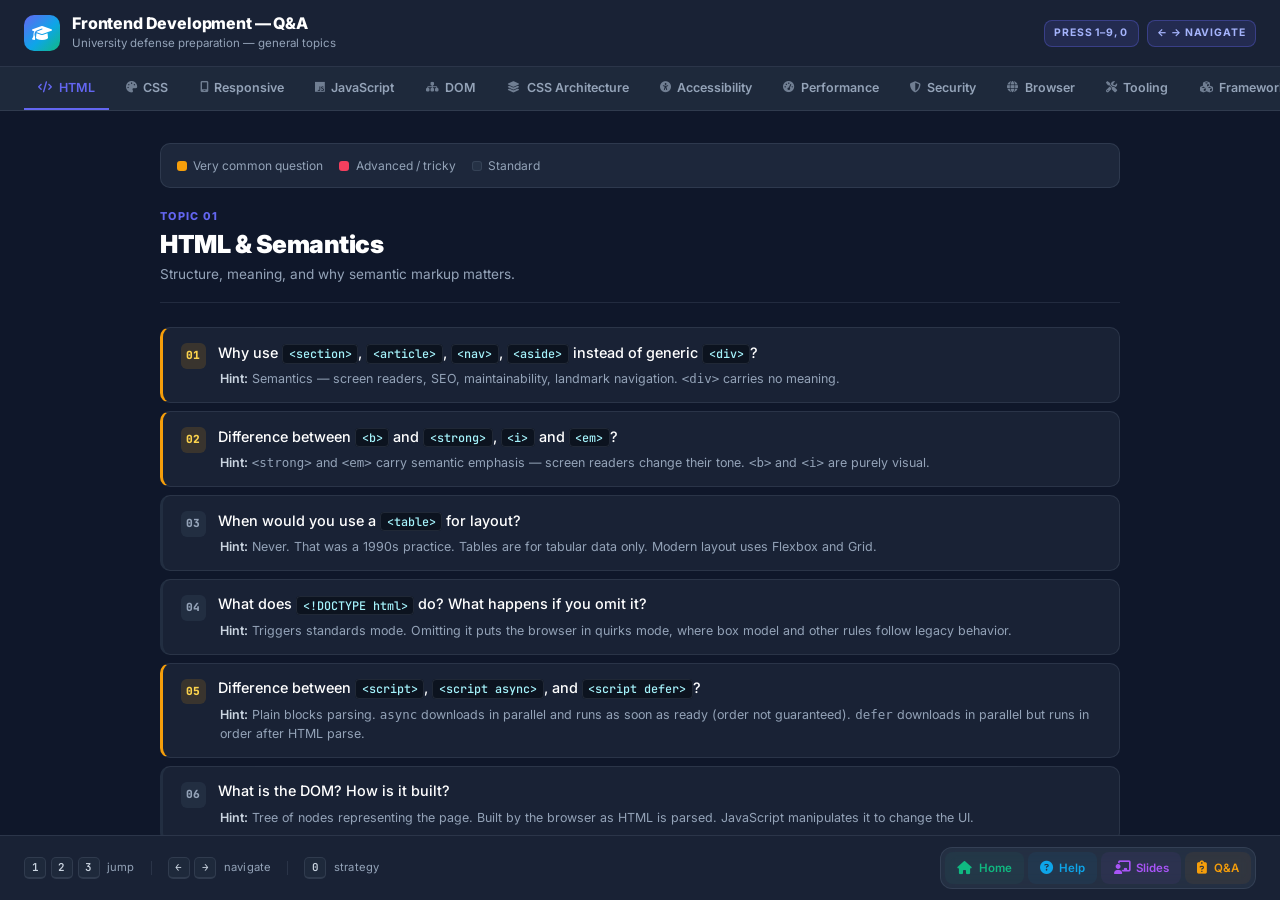
<file: public/frontend-qa.html>
<!DOCTYPE html>
<html lang="en">
<head>
<meta charset="UTF-8">
<meta name="viewport" content="width=device-width, initial-scale=1.0">
<title>Frontend Q&amp;A — University Defense Prep</title>
<link href="https://fonts.googleapis.com/css2?family=Inter:wght@300;400;500;600;700;800;900&family=JetBrains+Mono:wght@400;500;600&display=swap" rel="stylesheet">
<link rel="stylesheet" href="https://cdnjs.cloudflare.com/ajax/libs/font-awesome/6.4.0/css/all.min.css">
<style>
  * { box-sizing: border-box; margin: 0; padding: 0; }

  :root {
    --bg: #0f172a;
    --bg-elev: #1e293b;
    --panel: rgba(30, 41, 59, 0.7);
    --panel-soft: rgba(51, 65, 85, 0.4);
    --border: rgba(148, 163, 184, 0.15);
    --text: #e2e8f0;
    --text-strong: #ffffff;
    --text-mid: #cbd5e1;
    --muted: #94a3b8;

    --amber: #f59e0b;
    --emerald: #10b981;
    --sky: #0ea5e9;
    --rose: #f43f5e;
    --purple: #a855f7;
    --teal: #14b8a6;
    --indigo: #6366f1;
  }

  html, body { height: 100%; }
  body {
    font-family: 'Inter', system-ui, -apple-system, sans-serif;
    background: var(--bg);
    color: var(--text);
    line-height: 1.6;
    font-size: 15px;
    overflow: hidden;
  }

  .shell {
    display: flex;
    flex-direction: column;
    height: 100vh;
    height: 100dvh;
  }

  /* Header */
  .app-header {
    flex-shrink: 0;
    padding: 0.9rem 1.5rem;
    background: var(--panel);
    border-bottom: 1px solid var(--border);
    backdrop-filter: blur(12px);
    display: flex;
    align-items: center;
    justify-content: space-between;
    gap: 1rem;
  }
  .brand-block { display: flex; align-items: center; gap: 0.75rem; min-width: 0; }
  .brand-mark {
    width: 36px; height: 36px;
    border-radius: 10px;
    background: linear-gradient(135deg, #6366f1, #0ea5e9 55%, #10b981);
    display: grid; place-items: center;
    color: #fff; font-size: 1rem;
    flex-shrink: 0;
  }
  .brand-text h1 {
    font-size: 1rem;
    font-weight: 800;
    color: var(--text-strong);
    letter-spacing: -0.01em;
    line-height: 1.2;
  }
  .brand-text p {
    font-size: 0.72rem;
    color: var(--muted);
  }
  .header-meta {
    display: flex;
    align-items: center;
    gap: 0.5rem;
    font-size: 0.72rem;
    color: var(--muted);
  }
  .header-meta .pill {
    padding: 0.25rem 0.6rem;
    background: rgba(99, 102, 241, 0.15);
    color: #a5b4fc;
    border: 1px solid rgba(99, 102, 241, 0.35);
    border-radius: 8px;
    font-weight: 700;
    text-transform: uppercase;
    letter-spacing: 0.08em;
    font-size: 0.65rem;
  }

  /* Tab bar */
  .tab-bar {
    flex-shrink: 0;
    background: var(--bg-elev);
    border-bottom: 1px solid var(--border);
    padding: 0 1.5rem;
    display: flex;
    gap: 0.15rem;
    overflow-x: auto;
    scrollbar-width: thin;
  }
  .tab-bar::-webkit-scrollbar { height: 4px; }
  .tab-bar::-webkit-scrollbar-thumb { background: rgba(148, 163, 184, 0.3); border-radius: 4px; }

  .tab-btn {
    flex-shrink: 0;
    padding: 0.8rem 0.9rem;
    background: transparent;
    border: none;
    color: var(--muted);
    font-size: 0.78rem;
    font-weight: 600;
    font-family: inherit;
    cursor: pointer;
    border-bottom: 2px solid transparent;
    transition: color 0.15s, border-color 0.15s;
    display: flex;
    align-items: center;
    gap: 0.4rem;
    white-space: nowrap;
  }
  .tab-btn i { font-size: 0.7rem; opacity: 0.7; }
  .tab-btn:hover { color: var(--text-mid); }
  .tab-btn.active {
    color: var(--indigo);
    border-bottom-color: var(--indigo);
  }
  .tab-btn.active i { opacity: 1; }

  /* Main */
  .app-main {
    flex: 1;
    overflow-y: auto;
    padding: 2rem 1.5rem 4rem;
    scrollbar-width: thin;
  }
  .app-main::-webkit-scrollbar { width: 8px; }
  .app-main::-webkit-scrollbar-thumb { background: rgba(148, 163, 184, 0.25); border-radius: 8px; }
  .app-main::-webkit-scrollbar-track { background: transparent; }

  .panel-wrap { max-width: 960px; margin: 0 auto; }

  .panel { display: none; }
  .panel.active {
    display: block;
    animation: fadeIn 0.2s ease-out;
  }
  @keyframes fadeIn {
    from { opacity: 0; transform: translateY(4px); }
    to { opacity: 1; transform: translateY(0); }
  }

  .panel-head {
    margin-bottom: 1.5rem;
    padding-bottom: 1rem;
    border-bottom: 1px solid var(--border);
  }
  .panel-head .eyebrow {
    font-size: 0.68rem;
    font-weight: 800;
    text-transform: uppercase;
    letter-spacing: 0.12em;
    color: var(--indigo);
    margin-bottom: 0.3rem;
  }
  .panel-head h2 {
    font-size: 1.55rem;
    font-weight: 900;
    color: var(--text-strong);
    letter-spacing: -0.02em;
    line-height: 1.15;
  }
  .panel-head p {
    color: var(--muted);
    font-size: 0.85rem;
    margin-top: 0.35rem;
    max-width: 65ch;
  }

  /* Question list */
  .q-list {
    display: flex;
    flex-direction: column;
    gap: 0.5rem;
  }
  .q-item {
    background: var(--panel);
    border: 1px solid var(--border);
    border-left: 3px solid var(--panel-soft);
    border-radius: 10px;
    padding: 0.85rem 1.1rem;
    display: flex;
    gap: 0.75rem;
    align-items: flex-start;
    transition: border-color 0.15s, background 0.15s;
  }
  .q-item:hover {
    background: rgba(30, 41, 59, 0.9);
    border-left-color: var(--indigo);
  }
  .q-item.hard { border-left-color: var(--rose); }
  .q-item.common { border-left-color: var(--amber); }

  .q-num {
    flex-shrink: 0;
    min-width: 1.6rem;
    height: 1.6rem;
    border-radius: 6px;
    background: var(--panel-soft);
    color: var(--muted);
    display: grid;
    place-items: center;
    font-size: 0.7rem;
    font-weight: 800;
    font-family: 'JetBrains Mono', monospace;
    margin-top: 0.1rem;
  }
  .q-item.hard .q-num {
    background: rgba(244, 63, 94, 0.15);
    color: #fda4af;
  }
  .q-item.common .q-num {
    background: rgba(245, 158, 11, 0.15);
    color: #fcd34d;
  }

  .q-body { flex: 1; min-width: 0; }
  .q-body .q-text {
    color: var(--text-strong);
    font-weight: 500;
    font-size: 0.9rem;
    line-height: 1.5;
  }
  .q-body .q-text code {
    background: rgba(6, 10, 18, 0.6);
    border: 1px solid var(--border);
    padding: 0.05rem 0.35rem;
    border-radius: 4px;
    font-family: 'JetBrains Mono', monospace;
    font-size: 0.82em;
    color: #a5f3fc;
  }
  .q-body .q-hint {
    color: var(--muted);
    font-size: 0.78rem;
    margin-top: 0.35rem;
    line-height: 1.55;
    padding-left: 0.1rem;
  }
  .q-body .q-hint strong { color: var(--text-mid); font-weight: 600; }
  .q-body .q-hint em {
    color: var(--amber);
    font-style: normal;
  }

  /* Legend */
  .legend {
    display: flex;
    flex-wrap: wrap;
    gap: 1rem;
    padding: 0.75rem 1rem;
    background: var(--panel-soft);
    border: 1px solid var(--border);
    border-radius: 10px;
    margin-bottom: 1.25rem;
    font-size: 0.75rem;
    color: var(--muted);
  }
  .legend-item { display: flex; align-items: center; gap: 0.4rem; }
  .legend-dot { width: 10px; height: 10px; border-radius: 3px; flex-shrink: 0; }
  .legend-dot.common { background: var(--amber); }
  .legend-dot.hard { background: var(--rose); }
  .legend-dot.normal { background: var(--panel-soft); border: 1px solid var(--border); }

  /* Callout */
  .callout {
    background: rgba(99, 102, 241, 0.1);
    border-left: 3px solid var(--indigo);
    border-radius: 8px;
    padding: 0.9rem 1.1rem;
    font-size: 0.83rem;
    color: #c7d2fe;
    margin: 1.25rem 0;
  }
  .callout strong { color: #e0e7ff; display: block; margin-bottom: 0.3rem; }
  .callout.warn {
    background: rgba(244, 63, 94, 0.1);
    border-left-color: var(--rose);
    color: #fda4af;
  }
  .callout.warn strong { color: #fecdd3; }
  .callout.good {
    background: rgba(16, 185, 129, 0.1);
    border-left-color: var(--emerald);
    color: #6ee7b7;
  }
  .callout.good strong { color: #a7f3d0; }

  /* Sub-heading */
  .sub-head {
    font-size: 0.72rem;
    font-weight: 800;
    text-transform: uppercase;
    letter-spacing: 0.1em;
    color: var(--indigo);
    margin: 1.75rem 0 0.6rem;
    padding-top: 1rem;
    border-top: 1px solid var(--border);
  }
  .sub-head:first-of-type { margin-top: 0.5rem; padding-top: 0; border-top: none; }

  /* Strategy section */
  .strategy-grid {
    display: grid;
    grid-template-columns: repeat(auto-fit, minmax(260px, 1fr));
    gap: 0.75rem;
    margin-top: 0.75rem;
  }
  .strategy-card {
    background: var(--panel);
    border: 1px solid var(--border);
    border-radius: 10px;
    padding: 1rem 1.1rem;
  }
  .strategy-card .s-icon {
    width: 28px; height: 28px;
    border-radius: 8px;
    display: grid; place-items: center;
    margin-bottom: 0.5rem;
    font-size: 0.75rem;
  }
  .strategy-card .s-icon.a { background: rgba(245, 158, 11, 0.15); color: #fcd34d; }
  .strategy-card .s-icon.b { background: rgba(14, 165, 233, 0.15); color: #7dd3fc; }
  .strategy-card .s-icon.c { background: rgba(16, 185, 129, 0.15); color: #6ee7b7; }
  .strategy-card h4 {
    font-size: 0.85rem;
    color: var(--text-strong);
    font-weight: 700;
    margin-bottom: 0.3rem;
  }
  .strategy-card p { font-size: 0.78rem; color: var(--muted); line-height: 1.55; }
  .strategy-card p em { color: var(--amber); font-style: normal; }

  /* Footer */
  .app-footer {
    flex-shrink: 0;
    padding: 0.7rem 1.5rem;
    background: var(--panel);
    border-top: 1px solid var(--border);
    backdrop-filter: blur(12px);
    display: flex;
    align-items: center;
    justify-content: space-between;
    gap: 1rem;
    min-height: 48px;
    font-size: 0.72rem;
    color: var(--muted);
  }

  .footer-hint {
    display: flex;
    align-items: center;
    gap: 1rem;
    font-size: 0.72rem;
    color: var(--muted);
    flex-wrap: wrap;
  }
  .hint-group { display: inline-flex; align-items: center; gap: 0.3rem; }
  .hint-group kbd {
    display: inline-flex;
    align-items: center;
    justify-content: center;
    min-width: 22px;
    height: 22px;
    padding: 0 0.35rem;
    background: var(--bg-elev);
    border: 1px solid var(--border);
    border-bottom-width: 2px;
    border-radius: 5px;
    font-family: 'JetBrains Mono', ui-monospace, monospace;
    font-size: 0.68rem;
    font-weight: 600;
    color: var(--text-mid);
    line-height: 1;
  }
  .hint-label { margin-left: 0.15rem; font-size: 0.7rem; color: var(--muted); letter-spacing: 0.02em; }
  .hint-sep { width: 1px; height: 14px; background: var(--border); }

  /* Footer toolbar */
  .toolbar {
    display: inline-flex;
    align-items: center;
    gap: 4px;
    padding: 4px;
    background: var(--panel-soft);
    border: 1px solid var(--border);
    border-radius: 12px;
    backdrop-filter: blur(8px);
    -webkit-backdrop-filter: blur(8px);
  }

  .tool-btn {
    position: relative;
    width: 32px;
    height: 32px;
    display: inline-flex;
    align-items: center;
    justify-content: center;
    gap: 0.4rem;
    border: 1px solid transparent;
    background: transparent;
    border-radius: 8px;
    color: var(--tone, var(--muted));
    font-size: 0.82rem;
    font-family: inherit;
    cursor: pointer;
    text-decoration: none;
    padding: 0;
    transition: color 0.15s, background 0.15s, border-color 0.15s, transform 0.1s;
  }
  .tool-btn:hover {
    background: color-mix(in srgb, var(--tone, var(--indigo)) 16%, transparent);
    border-color: color-mix(in srgb, var(--tone, var(--indigo)) 45%, transparent);
    transform: translateY(-1px);
  }
  .tool-btn:active { transform: translateY(0); }
  .tool-btn:focus-visible {
    outline: 2px solid var(--tone, var(--indigo));
    outline-offset: 2px;
  }
  .tool-btn[data-tone] { background: color-mix(in srgb, var(--tone) 6%, transparent); }

  .tool-btn[data-tone="sky"]     { --tone: #0ea5e9; }
  .tool-btn[data-tone="purple"]  { --tone: #a855f7; }
  .tool-btn[data-tone="amber"]   { --tone: #f59e0b; }
  .tool-btn[data-tone="emerald"] { --tone: #10b981; }
  .tool-btn[data-tone="teal"]    { --tone: #14b8a6; }
  .tool-btn[data-tone="slate"]   { --tone: #94a3b8; }
  .tool-btn[data-tone="rose"]    { --tone: #f43f5e; }
  .tool-btn[data-tone="indigo"]  { --tone: #6366f1; }

  .tool-btn-text {
    display: none;
    font-size: 0.72rem;
    font-weight: 600;
    white-space: nowrap;
  }

  @media (min-width: 1100px) {
    .tool-btn { width: auto; padding: 0 0.7rem; }
    .tool-btn-text { display: inline; }
  }
  @media (min-width: 1400px) {
    .tool-btn { padding: 0 0.85rem; gap: 0.55rem; }
  }

  /* Overflow safety */
  .panel, .panel-wrap, .app-main, .q-item, .q-body { min-width: 0; }

  @media (max-width: 640px) {
    .app-header { padding: 0.7rem 1rem; }
    .tab-bar { padding: 0 1rem; }
    .app-main { padding: 1.25rem 1rem 3rem; }
    .panel-head h2 { font-size: 1.2rem; }
    .brand-text p { display: none; }
    .header-meta { display: none; }
    .app-footer {
      flex-direction: column;
      align-items: flex-start;
      gap: 0.5rem;
      padding: 0.7rem 1rem;
      font-size: 0.65rem;
    }
    .footer-hint { gap: 0.75rem; }
    .hint-sep { display: none; }
    .toolbar { align-self: flex-end; }
  }

  @media print {
    body { overflow: visible; background: #fff; color: #000; height: auto; }
    .shell { height: auto; display: block; }
    .app-header, .app-footer, .tab-bar { display: none; }
    .app-main { overflow: visible; padding: 0; height: auto; }
    .panel { display: block !important; page-break-after: always; }
    .panel.active { animation: none; }
    .q-item { background: #fff; border: 1px solid #ccc; break-inside: avoid; }
    .q-body .q-text { color: #000; }
    .q-body .q-hint { color: #444; }
    .q-body .q-text code { background: #f1f5f9; color: #000; }
    .strategy-card { background: #fff; border: 1px solid #ccc; }
    .callout { background: #f1f5f9; color: #000; border-left-color: #666; }
  }
</style>
</head>
<body>

<div class="shell">

  <header class="app-header">
    <div class="brand-block">
      <div class="brand-mark"><i class="fa-solid fa-graduation-cap"></i></div>
      <div class="brand-text">
        <h1>Frontend Development — Q&amp;A</h1>
        <p>University defense preparation — general topics</p>
      </div>
    </div>
    <div class="header-meta">
      <span class="pill">Press 1–9, 0</span>
      <span class="pill">← → navigate</span>
    </div>
  </header>

  <nav class="tab-bar" role="tablist">
    <button class="tab-btn active" data-tab="html" role="tab"><i class="fa-solid fa-code"></i> HTML</button>
    <button class="tab-btn" data-tab="css" role="tab"><i class="fa-solid fa-palette"></i> CSS</button>
    <button class="tab-btn" data-tab="responsive" role="tab"><i class="fa-solid fa-mobile-screen"></i> Responsive</button>
    <button class="tab-btn" data-tab="js" role="tab"><i class="fa-brands fa-js"></i> JavaScript</button>
    <button class="tab-btn" data-tab="dom" role="tab"><i class="fa-solid fa-sitemap"></i> DOM</button>
    <button class="tab-btn" data-tab="arch" role="tab"><i class="fa-solid fa-layer-group"></i> CSS Architecture</button>
    <button class="tab-btn" data-tab="a11y" role="tab"><i class="fa-solid fa-universal-access"></i> Accessibility</button>
    <button class="tab-btn" data-tab="perf" role="tab"><i class="fa-solid fa-gauge-high"></i> Performance</button>
    <button class="tab-btn" data-tab="security" role="tab"><i class="fa-solid fa-shield-halved"></i> Security</button>
    <button class="tab-btn" data-tab="browser" role="tab"><i class="fa-solid fa-globe"></i> Browser</button>
    <button class="tab-btn" data-tab="tooling" role="tab"><i class="fa-solid fa-screwdriver-wrench"></i> Tooling</button>
    <button class="tab-btn" data-tab="frameworks" role="tab"><i class="fa-solid fa-cubes"></i> Frameworks</button>
    <button class="tab-btn" data-tab="ux" role="tab"><i class="fa-solid fa-wand-magic-sparkles"></i> Design &amp; UX</button>
    <button class="tab-btn" data-tab="process" role="tab"><i class="fa-solid fa-comments"></i> Process</button>
    <button class="tab-btn" data-tab="strategy" role="tab"><i class="fa-solid fa-chess"></i> Strategy</button>
  </nav>

  <main class="app-main">
    <div class="panel-wrap">

      <div class="legend">
        <div class="legend-item"><span class="legend-dot common"></span> Very common question</div>
        <div class="legend-item"><span class="legend-dot hard"></span> Advanced / tricky</div>
        <div class="legend-item"><span class="legend-dot normal"></span> Standard</div>
      </div>

      <!-- ============ 1. HTML ============ -->
      <section class="panel active" data-panel="html">
        <div class="panel-head">
          <div class="eyebrow">Topic 01</div>
          <h2>HTML &amp; Semantics</h2>
          <p>Structure, meaning, and why semantic markup matters.</p>
        </div>

        <div class="q-list">
          <div class="q-item common">
            <div class="q-num">01</div>
            <div class="q-body">
              <div class="q-text">Why use <code>&lt;section&gt;</code>, <code>&lt;article&gt;</code>, <code>&lt;nav&gt;</code>, <code>&lt;aside&gt;</code> instead of generic <code>&lt;div&gt;</code>?</div>
              <div class="q-hint"><strong>Hint:</strong> Semantics — screen readers, SEO, maintainability, landmark navigation. <code>&lt;div&gt;</code> carries no meaning.</div>
            </div>
          </div>

          <div class="q-item common">
            <div class="q-num">02</div>
            <div class="q-body">
              <div class="q-text">Difference between <code>&lt;b&gt;</code> and <code>&lt;strong&gt;</code>, <code>&lt;i&gt;</code> and <code>&lt;em&gt;</code>?</div>
              <div class="q-hint"><strong>Hint:</strong> <code>&lt;strong&gt;</code> and <code>&lt;em&gt;</code> carry semantic emphasis — screen readers change their tone. <code>&lt;b&gt;</code> and <code>&lt;i&gt;</code> are purely visual.</div>
            </div>
          </div>

          <div class="q-item">
            <div class="q-num">03</div>
            <div class="q-body">
              <div class="q-text">When would you use a <code>&lt;table&gt;</code> for layout?</div>
              <div class="q-hint"><strong>Hint:</strong> Never. That was a 1990s practice. Tables are for tabular data only. Modern layout uses Flexbox and Grid.</div>
            </div>
          </div>

          <div class="q-item">
            <div class="q-num">04</div>
            <div class="q-body">
              <div class="q-text">What does <code>&lt;!DOCTYPE html&gt;</code> do? What happens if you omit it?</div>
              <div class="q-hint"><strong>Hint:</strong> Triggers standards mode. Omitting it puts the browser in quirks mode, where box model and other rules follow legacy behavior.</div>
            </div>
          </div>

          <div class="q-item common">
            <div class="q-num">05</div>
            <div class="q-body">
              <div class="q-text">Difference between <code>&lt;script&gt;</code>, <code>&lt;script async&gt;</code>, and <code>&lt;script defer&gt;</code>?</div>
              <div class="q-hint"><strong>Hint:</strong> Plain blocks parsing. <code>async</code> downloads in parallel and runs as soon as ready (order not guaranteed). <code>defer</code> downloads in parallel but runs in order after HTML parse.</div>
            </div>
          </div>

          <div class="q-item">
            <div class="q-num">06</div>
            <div class="q-body">
              <div class="q-text">What is the DOM? How is it built?</div>
              <div class="q-hint"><strong>Hint:</strong> Tree of nodes representing the page. Built by the browser as HTML is parsed. JavaScript manipulates it to change the UI.</div>
            </div>
          </div>

          <div class="q-item">
            <div class="q-num">07</div>
            <div class="q-body">
              <div class="q-text">Why does <code>&lt;label for="x"&gt;</code> matter?</div>
              <div class="q-hint"><strong>Hint:</strong> Accessibility — clicking the label focuses the input. Screen readers announce the association. Also improves hit targets on touch screens.</div>
            </div>
          </div>

          <div class="q-item">
            <div class="q-num">08</div>
            <div class="q-body">
              <div class="q-text">What is the difference between block, inline, and inline-block elements?</div>
              <div class="q-hint"><strong>Hint:</strong> Block takes full width, starts on a new line. Inline flows with text, ignores width/height. Inline-block flows with text but accepts width/height.</div>
            </div>
          </div>

          <div class="q-item">
            <div class="q-num">09</div>
            <div class="q-body">
              <div class="q-text">Why is the HTML structure important for SEO?</div>
              <div class="q-hint"><strong>Hint:</strong> Search engines parse headings, landmarks, and semantic tags to understand content hierarchy. Also affects readability for assistive tech.</div>
            </div>
          </div>
        </div>
      </section>

      <!-- ============ 2. CSS ============ -->
      <section class="panel" data-panel="css">
        <div class="panel-head">
          <div class="eyebrow">Topic 02</div>
          <h2>CSS Fundamentals</h2>
          <p>Specificity, the box model, positioning, and layout systems.</p>
        </div>

        <div class="q-list">
          <div class="q-item common">
            <div class="q-num">01</div>
            <div class="q-body">
              <div class="q-text">How is specificity calculated?</div>
              <div class="q-hint"><strong>Hint:</strong> Three buckets: inline styles (1000), IDs (100), classes/attributes/pseudo-classes (10), elements/pseudo-elements (1). Highest wins; ties broken by order.</div>
            </div>
          </div>

          <div class="q-item common">
            <div class="q-num">02</div>
            <div class="q-body">
              <div class="q-text">Difference between <code>em</code>, <code>rem</code>, <code>px</code>, <code>%</code>, <code>vw</code>, <code>vh</code>?</div>
              <div class="q-hint"><strong>Hint:</strong> <code>em</code> = parent font size. <code>rem</code> = root font size. <code>px</code> = absolute. <code>%</code> = parent's dimension. <code>vw</code>/<code>vh</code> = viewport percentage.</div>
            </div>
          </div>

          <div class="q-item common">
            <div class="q-num">03</div>
            <div class="q-body">
              <div class="q-text">Box model — <code>content-box</code> vs <code>border-box</code>?</div>
              <div class="q-hint"><strong>Hint:</strong> <code>content-box</code> (default): width excludes padding and border. <code>border-box</code>: width includes them. Almost every project sets <code>* { box-sizing: border-box }</code>.</div>
            </div>
          </div>

          <div class="q-item">
            <div class="q-num">04</div>
            <div class="q-body">
              <div class="q-text">Why does <code>margin: 0 auto</code> center a block element? When does it fail?</div>
              <div class="q-hint"><strong>Hint:</strong> It distributes free horizontal space equally. Fails if the element has no explicit width, or is inline, or is absolutely positioned with both left and right set.</div>
            </div>
          </div>

          <div class="q-item common">
            <div class="q-num">05</div>
            <div class="q-body">
              <div class="q-text">Difference between <code>display: none</code>, <code>visibility: hidden</code>, and <code>opacity: 0</code>?</div>
              <div class="q-hint"><strong>Hint:</strong> <code>display: none</code> removes from layout. <code>visibility: hidden</code> keeps the space, hides the paint. <code>opacity: 0</code> keeps the space and the element still receives clicks.</div>
            </div>
          </div>

          <div class="q-item hard">
            <div class="q-num">06</div>
            <div class="q-body">
              <div class="q-text">What is <code>position: absolute</code> positioned relative to?</div>
              <div class="q-hint"><strong>Hint:</strong> The nearest ancestor with <code>position</code> other than <code>static</code>. If none exists, the initial containing block (viewport).</div>
            </div>
          </div>

          <div class="q-item hard">
            <div class="q-num">07</div>
            <div class="q-body">
              <div class="q-text">What is <code>z-index</code> and why does it sometimes not work?</div>
              <div class="q-hint"><strong>Hint:</strong> Controls stacking order. Only works on positioned elements. Broken by stacking contexts — a child's <code>z-index</code> only competes within its parent's context.</div>
            </div>
          </div>

          <div class="q-item common">
            <div class="q-num">08</div>
            <div class="q-body">
              <div class="q-text">Difference between Flexbox and Grid? When to use which?</div>
              <div class="q-hint"><strong>Hint:</strong> Flexbox for one-dimensional layouts (row <em>or</em> column). Grid for two-dimensional (rows <em>and</em> columns). Grid for page layout, Flex for component alignment.</div>
            </div>
          </div>

          <div class="q-item">
            <div class="q-num">09</div>
            <div class="q-body">
              <div class="q-text">What is a CSS reset/normalize and why do people use one?</div>
              <div class="q-hint"><strong>Hint:</strong> Browsers apply different default styles. A reset removes them; normalize makes them consistent. Ensures a predictable baseline across browsers.</div>
            </div>
          </div>

          <div class="q-item hard">
            <div class="q-num">10</div>
            <div class="q-body">
              <div class="q-text">Explain the difference between reflow and repaint.</div>
              <div class="q-hint"><strong>Hint:</strong> Reflow recalculates layout (expensive). Repaint only redraws pixels (cheaper). Changing width causes reflow; changing color causes repaint.</div>
            </div>
          </div>
        </div>
      </section>

      <!-- ============ 3. RESPONSIVE ============ -->
      <section class="panel" data-panel="responsive">
        <div class="panel-head">
          <div class="eyebrow">Topic 03</div>
          <h2>Responsive Design</h2>
          <p>Media queries, viewport, and mobile-first thinking.</p>
        </div>

        <div class="q-list">
          <div class="q-item common">
            <div class="q-num">01</div>
            <div class="q-body">
              <div class="q-text">Difference between mobile-first and desktop-first?</div>
              <div class="q-hint"><strong>Hint:</strong> Mobile-first writes base styles for small screens and adds complexity upward with <code>min-width</code> media queries. Desktop-first is the reverse with <code>max-width</code>.</div>
            </div>
          </div>

          <div class="q-item">
            <div class="q-num">02</div>
            <div class="q-body">
              <div class="q-text">How do media queries work? Give an example.</div>
              <div class="q-hint"><strong>Hint:</strong> <code>@media (min-width: 768px) { .nav { display: flex; } }</code> — applies the rule only when the viewport is at least 768px wide.</div>
            </div>
          </div>

          <div class="q-item common">
            <div class="q-num">03</div>
            <div class="q-body">
              <div class="q-text">What does <code>&lt;meta name="viewport" content="width=device-width"&gt;</code> do?</div>
              <div class="q-hint"><strong>Hint:</strong> Tells mobile browsers to render at device width instead of the default ~980px zoomed-out desktop layout. Without it, responsive design breaks on phones.</div>
            </div>
          </div>

          <div class="q-item">
            <div class="q-num">04</div>
            <div class="q-body">
              <div class="q-text">What are common breakpoints and why those numbers?</div>
              <div class="q-hint"><strong>Hint:</strong> 480 (small phone), 640 (large phone), 768 (tablet portrait), 1024 (tablet landscape / small laptop), 1280+ (desktop). Based on common device widths, not fixed rules.</div>
            </div>
          </div>

          <div class="q-item">
            <div class="q-num">05</div>
            <div class="q-body">
              <div class="q-text">Difference between responsive and adaptive design?</div>
              <div class="q-hint"><strong>Hint:</strong> Responsive fluidly adjusts to any viewport. Adaptive jumps between fixed layouts at set breakpoints. Responsive is generally preferred.</div>
            </div>
          </div>

          <div class="q-item">
            <div class="q-num">06</div>
            <div class="q-body">
              <div class="q-text">How do you handle images for different screen sizes?</div>
              <div class="q-hint"><strong>Hint:</strong> <code>&lt;picture&gt;</code> with <code>srcset</code> and <code>sizes</code> attributes. Serve smaller files to phones. Use modern formats (WebP, AVIF) and lazy loading.</div>
            </div>
          </div>

          <div class="q-item hard">
            <div class="q-num">07</div>
            <div class="q-body">
              <div class="q-text">What is the difference between <code>em</code> and <code>rem</code> in a media query context?</div>
              <div class="q-hint"><strong>Hint:</strong> In media queries, <code>em</code> is relative to the browser's base font size (usually 16px), not the element's font. <code>rem</code> in media queries is also 16px-based. Both are more accessible than <code>px</code> because they scale with user settings.</div>
            </div>
          </div>
        </div>
      </section>

      <!-- ============ 4. JAVASCRIPT ============ -->
      <section class="panel" data-panel="js">
        <div class="panel-head">
          <div class="eyebrow">Topic 04</div>
          <h2>JavaScript Fundamentals</h2>
          <p>Scope, closures, async, and the parts that trip everyone up.</p>
        </div>

        <div class="q-list">
          <div class="q-item common">
            <div class="q-num">01</div>
            <div class="q-body">
              <div class="q-text"><code>var</code> vs <code>let</code> vs <code>const</code>?</div>
              <div class="q-hint"><strong>Hint:</strong> <code>var</code> is function-scoped, hoisted with <code>undefined</code>. <code>let</code> and <code>const</code> are block-scoped, hoisted but not initialized (temporal dead zone). <code>const</code> prevents reassignment.</div>
            </div>
          </div>

          <div class="q-item hard">
            <div class="q-num">02</div>
            <div class="q-body">
              <div class="q-text">What is hoisting?</div>
              <div class="q-hint"><strong>Hint:</strong> Declarations are moved to the top of their scope before execution. <code>var</code> declarations are hoisted as <code>undefined</code>. Function declarations are hoisted fully. <code>let</code>/<code>const</code> are hoisted but not accessible until initialized.</div>
            </div>
          </div>

          <div class="q-item hard">
            <div class="q-num">03</div>
            <div class="q-body">
              <div class="q-text">Explain closures with an example.</div>
              <div class="q-hint"><strong>Hint:</strong> A function that remembers variables from its enclosing scope even after that scope has returned. <em>Example:</em> a counter function that increments a variable defined outside it.</div>
            </div>
          </div>

          <div class="q-item common">
            <div class="q-num">04</div>
            <div class="q-body">
              <div class="q-text"><code>==</code> vs <code>===</code>?</div>
              <div class="q-hint"><strong>Hint:</strong> <code>==</code> coerces types (<code>'1' == 1</code> is true). <code>===</code> compares without coercion (<code>'1' === 1</code> is false). Always use <code>===</code> unless you have a specific reason.</div>
            </div>
          </div>

          <div class="q-item hard">
            <div class="q-num">05</div>
            <div class="q-body">
              <div class="q-text">What is <code>this</code> and how does it change?</div>
              <div class="q-hint"><strong>Hint:</strong> Depends on call site. Method call → the object. Standalone function → <code>undefined</code> (strict) or global (sloppy). Arrow functions → inherited from enclosing scope. <code>new</code> → the new instance.</div>
            </div>
          </div>

          <div class="q-item common">
            <div class="q-num">06</div>
            <div class="q-body">
              <div class="q-text">Arrow functions — how do they differ from regular functions?</div>
              <div class="q-hint"><strong>Hint:</strong> No own <code>this</code> (inherited lexically). No <code>arguments</code> object. Can't be used with <code>new</code>. Concise syntax.</div>
            </div>
          </div>

          <div class="q-item">
            <div class="q-num">07</div>
            <div class="q-body">
              <div class="q-text"><code>map</code>, <code>filter</code>, <code>reduce</code> — when do you use each?</div>
              <div class="q-hint"><strong>Hint:</strong> <code>map</code> transforms each element. <code>filter</code> keeps matching elements. <code>reduce</code> accumulates into a single value. All return new arrays (except reduce).</div>
            </div>
          </div>

          <div class="q-item common">
            <div class="q-num">08</div>
            <div class="q-body">
              <div class="q-text">What is a Promise? What is <code>async</code>/<code>await</code>?</div>
              <div class="q-hint"><strong>Hint:</strong> A Promise represents a value that will exist later (resolve or reject). <code>async</code>/<code>await</code> is syntactic sugar over Promises — makes asynchronous code read like synchronous.</div>
            </div>
          </div>

          <div class="q-item">
            <div class="q-num">09</div>
            <div class="q-body">
              <div class="q-text">Difference between <code>null</code> and <code>undefined</code>?</div>
              <div class="q-hint"><strong>Hint:</strong> <code>undefined</code> is the default for unassigned variables. <code>null</code> is an intentional "no value." Both are falsy. <code>typeof null === 'object'</code> is a historical bug.</div>
            </div>
          </div>

          <div class="q-item hard">
            <div class="q-num">10</div>
            <div class="q-body">
              <div class="q-text">What is event bubbling? Event delegation?</div>
              <div class="q-hint"><strong>Hint:</strong> Events bubble from target up through ancestors. Delegation: attach one listener to a parent instead of many to children — catches all matching descendants.</div>
            </div>
          </div>

          <div class="q-item">
            <div class="q-num">11</div>
            <div class="q-body">
              <div class="q-text">Difference between <code>addEventListener</code> and <code>onclick</code>?</div>
              <div class="q-hint"><strong>Hint:</strong> <code>onclick</code> allows only one handler. <code>addEventListener</code> allows multiple, supports options (capture, once, passive), and can be removed with <code>removeEventListener</code>.</div>
            </div>
          </div>

          <div class="q-item">
            <div class="q-num">12</div>
            <div class="q-body">
              <div class="q-text">What is a higher-order function?</div>
              <div class="q-hint"><strong>Hint:</strong> A function that takes a function as an argument, returns a function, or both. <code>map</code>, <code>filter</code>, <code>reduce</code> are all higher-order.</div>
            </div>
          </div>

          <div class="q-item hard">
            <div class="q-num">13</div>
            <div class="q-body">
              <div class="q-text">What is the event loop?</div>
              <div class="q live-hint"><strong>Hint:</strong> JavaScript is single-threaded. The event loop pulls tasks from a queue and runs them when the call stack is empty. Microtasks (Promises) run before macrotasks (setTimeout).</div>
            </div>
          </div>
        </div>
      </section>

      <!-- ============ 5. DOM ============ -->
      <section class="panel" data-panel="dom">
        <div class="panel-head">
          <div class="eyebrow">Topic 05</div>
          <h2>DOM Manipulation</h2>
          <p>Selecting, updating, and event handling.</p>
        </div>

        <div class="q-list">
          <div class="q-item common">
            <div class="q-num">01</div>
            <div class="q-body">
              <div class="q-text"><code>innerHTML</code> vs <code>textContent</code> vs <code>createElement</code> — trade-offs?</div>
              <div class="q-hint"><strong>Hint:</strong> <code>innerHTML</code> parses HTML — fast to write but an XSS risk. <code>textContent</code> is safe but no markup. <code>createElement</code> + <code>appendChild</code> is verbose but safest.</div>
            </div>
          </div>

          <div class="q-item common">
            <div class="q-num">02</div>
            <div class="q-body">
              <div class="q-text">What is event delegation and why use it?</div>
              <div class="q-hint"><strong>Hint:</strong> Attach one listener to a parent for many children. Fewer listeners, works for dynamically added elements. Use <code>event.target.closest()</code> to find the actual target.</div>
            </div>
          </div>

          <div class="q-item">
            <div class="q-num">03</div>
            <div class="q-body">
              <div class="q-text">How do you prevent default form submission?</div>
              <div class="q-hint"><strong>Hint:</strong> <code>event.preventDefault()</code> inside the submit handler. Otherwise the browser reloads the page.</div>
            </div>
          </div>

          <div class="q-item">
            <div class="q-num">04</div>
            <div class="q-body">
              <div class="q-text"><code>querySelector</code> vs <code>querySelectorAll</code>?</div>
              <div class="q-hint"><strong>Hint:</strong> <code>querySelector</code> returns the first match or <code>null</code>. <code>querySelectorAll</code> returns a static NodeList (not — unlike <code>getElementsByClassName</code>).</div>
            </div>
          </div>

          <div class="q-item">
            <div class="q-num">05</div>
            <div class="q-body">
              <div class="q-text">When would you use <code>dataset</code>?</div>
              <div class="q-hint"><strong>Hint:</strong> Reading/writing <code>data-*</code> attributes. <code>el.dataset.userId</code> maps to <code>data-user-id</code>. Useful for storing state on DOM nodes.</div>
            </div>
          </div>

          <div class="q-item">
            <div class="q-num">06</div>
            <div class="q-body">
              <div class="q-text">How do you add/remove classes dynamically?</div>
              <div class="q-hint"><strong>Hint:</strong> <code>el.classList.add('x')</code>, <code>.remove('x')</code>, <code>.toggle('x')</code>, <code>.contains('x')</code>. Cleaner than manipulating <code>className</code> strings.</div>
            </div>
          </div>

          <div class="q-item hard">
            <div class="q-num">07</div>
            <div class="q-body">
              <div class="q-text">What's the difference between a live and a static NodeList?</div>
              <div class="q-hint"><strong>Hint:</strong> Live updates automatically when the DOM changes (e.g. <code>getElementsByClassName</code>). Static is a snapshot (<code>querySelectorAll</code>). Live lists cause surprising bugs.</div>
            </div>
          </div>
        </div>
      </section>

      <!-- ============ 6. CSS ARCHITECTURE ============ -->
      <section class="panel" data-panel="arch">
        <div class="panel-head">
          <div class="eyebrow">Topic 06</div>
          <h2>CSS Architecture</h2>
          <p>Methodologies, tokens, and organizing styles at scale.</p>
        </div>

        <div class="q-list">
          <div class="q-item common">
            <div class="q-num">01</div>
            <div class="q-body">
              <div class="q-text">What is BEM? Why use it?</div>
              <div class="q-hint"><strong>Hint:</strong> Block-Element-Modifier naming: <code>.card__title--large</code>. Reduces naming collisions, makes the HTML self-documenting, avoids specificity wars.</div>
            </div>
          </div>

          <div class="q-item common">
            <div class="q-num">02</div>
            <div class="q-body">
              <div class="q-text">What are CSS custom properties? How do they differ from Sass variables?</div>
              <div class="q-hint"><strong>Hint:</strong> Custom properties (<code>--x</code>) are live — they change at runtime and cascade. Sass variables are compile-time constants that disappear in the output.</div>
            </div>
          </div>

          <div class="q-item">
            <div class="q-num">03</div>
            <div class="q-body">
              <div class="q-text">Utility-first CSS (Tailwind) vs component CSS — trade-offs?</div>
              <div class="q-hint"><strong>Hint:</strong> Utility-first: fast iteration, no naming, small learning curve once you know the classes, but HTML gets noisy. Component CSS: cleaner markup, but naming fatigue and dead-code risk.</div>
            </div>
          </div>

          <div class="q-item">
            <div class="q-num">04</div>
            <div class="q-body">
              <div class="q-text">How do you organize CSS in a large project?</div>
              <div class="q-hint"><strong>Hint:</strong> Layers or ITCSS: tokens → base → layout → components → utilities. Or feature folders. The key is a predictable structure, not a specific one.</div>
            </div>
          </div>

          <div class="q-item">
            <div class="q-num">05</div>
            <div class="q-body">
              <div class="q-text">What problems does a preprocessor (Sass/Less) solve?</div>
              <div class="q-hint"><strong>Hint:</strong> Nesting (with caution), variables, mixins, functions, partials. Modern CSS covers most of this now with custom properties and nesting.</div>
            </div>
          </div>

          <div class="q-item hard">
            <div class="q-num">06</div>
            <div class="q-body">
              <div class="q-text">What is the cascade, and how does it interact with specificity?</div>
              <div class="q-hint"><strong>Hint:</strong> The cascade resolves conflicts in order: source order, specificity, importance (<code>!important</code>). Origin and inheritance also matter. Specificity is one input into the cascade, not the whole story.</div>
            </div>
          </div>
        </div>
      </section>

      <!-- ============ 7. ACCESSIBILITY ============ -->
      <section class="panel" data-panel="a11y">
        <div class="panel-head">
          <div class="eyebrow">Topic 07</div>
          <h2>Accessibility</h2>
          <p>Making the web usable by everyone.</p>
        </div>

        <div class="q-list">
          <div class="q-item common">
            <div class="q-num">01</div>
            <div class="q-body">
              <div class="q-text">What is WCAG? Name some guidelines.</div>
              <div class="q-hint"><strong>Hint:</strong> Web Content Accessibility Guidelines. Four principles: Perceivable, Operable, Understandable, Robust (POUR). Three levels: A, AA, AAA.</div>
            </div>
          </div>

          <div class="q-item">
            <div class="q-num">02</div>
            <div class="q-body">
              <div class="q-text">What's the minimum contrast ratio for text?</div>
              <div class="q-hint"><strong>Hint:</strong> WCAG AA: 4.5:1 for normal text, 3:1 for large text (18pt+ or 14pt bold). AAA is 7:1.</div>
            </div>
          </div>

          <div class="q-item">
            <div class="q-num">03</div>
            <div class="q-body">
              <div class="q-text">How do screen readers interact with a page?</div>
              <div class="q-hint"><strong>Hint:</strong> They parse the accessibility tree, announce landmarks, headings, and interactive elements. Semantic HTML builds this tree automatically. ARIA can override or add to it.</div>
            </div>
          </div>

          <div class="q-item hard">
            <div class="q-num">04</div>
            <div class="q-body">
              <div class="q-text">What is ARIA? When do you use <code>aria-label</code>, <code>role</code>?</div>
              <div class="q-hint"><strong>Hint:</strong> Accessible Rich Internet Applications — attributes that describe elements for assistive tech. First rule of ARIA: don't use ARIA if a native element does the job. <code>aria-label</code> labels icon-only buttons; <code>role</code> describes a custom widget.</div>
            </div>
          </div>

          <div class="q-item hard">
            <div class="q-num">05</div>
            <div class="q-body">
              <div class="q-text">Can you build an accessible modal? What do you need?</div>
              <div class="q-hint"><strong>Hint:</strong> <code>role="dialog"</code> + <code>aria-modal="true"</code>. Focus trap inside. Focus the first interactive element on open. Return focus on close. Escape closes. Backdrop click closes. Underlying content <code>aria-hidden</code>.</div>
            </div>
          </div>

          <div class="q-item">
            <div class="q-num">06</div>
            <div class="q-body">
              <div class="q-text">Why is color alone a bad way to convey information?</div>
              <div class="q-hint"><strong>Hint:</strong> Color-blind users miss it. Add text, icons, or patterns. Example: red error text should also say "Error:" or show an icon.</div>
            </div>
          </div>

          <div class="q-item">
            <div class="q-num">07</div>
            <div class="q-body">
              <div class="q-text">What is keyboard navigation and why does it matter?</div>
              <div class="q-hint"><strong>Hint:</strong> Users should reach every interactive element with Tab, activate with Enter/Space, escape modals with Escape. Don't remove focus outlines — restyle them instead.</div>
            </div>
          </div>
        </div>
      </section>

      <!-- ============ 8. PERFORMANCE ============ -->
      <section class="panel" data-panel="perf">
        <div class="panel-head">
          <div class="eyebrow">Topic 08</div>
          <h2>Performance</h2>
          <p>Loading, rendering, and the metrics that matter.</p>
        </div>

        <div class="q-list">
          <div class="q-item common">
            <div class="q-num">01</div>
            <div class="q-body">
              <div class="q-text">What causes slow page loads?</div>
              <div class="q-hint"><strong>Hint:</strong> Large JS bundles, blocking resources, unoptimized images, too many network requests, slow server response, no caching, render-blocking CSS.</div>
            </div>
          </div>

          <div class="q-item common">
            <div class="q-num">02</div>
            <div class="q-body">
              <div class="q-text">What are Core Web Vitals?</div>
              <div class="q-hint"><strong>Hint:</strong> LCP (Largest Contentful Paint), INP (Interaction to Next Paint), CLS (Cumulative Layout Shift). Google uses them as ranking signals.</div>
            </div>
          </div>

          <div class="q-item hard">
            <div class="q-num">03</div>
            <div class="q-body">
              <div class="q-text">What's the critical rendering path?</div>
              <div class="q-hint"><strong>Hint:</strong> The sequence from receiving HTML to rendering pixels: parse HTML → build DOM → fetch CSS → build CSSOM → combine into render tree → layout → paint. Minimizing blocking steps speeds up first paint.</div>
            </div>
          </div>

          <div class="q-item">
            <div class="q-num">04</div>
            <div class="q-body">
              <div class="q-text">Why is CSS blocking but <code>&lt;script defer&gt;</code> isn't?</div>
              <div class="q-hint"><strong>Hint:</strong> CSS blocks rendering because unstyled content would flash. Deferred scripts run after HTML parse, so they don't block the initial paint.</div>
            </div>
          </div>

          <div class="q-item">
            <div class="q-num">05</div>
            <div class="q-body">
              <div class="q-text">How do you optimize images?</div>
              <div class="q-hint"><strong>Hint:</strong> Modern formats (WebP, AVIF). Correct dimensions — never downscale in CSS. <code>srcset</code> and <code>sizes</code> for responsive. <code>loading="lazy"</code> for below-the-fold. Compress aggressively.</div>
            </div>
          </div>

          <div class="q-item">
            <div class="q-num">06</div>
            <div class="q-body">
              <div class="q-text">What is lazy loading?</div>
              <div class="q-hint"><strong>Hint:</strong> Deferring loading of resources until they're needed. Native: <code>loading="lazy"</code> on images/iframes. JS: IntersectionObserver for dynamic imports.</div>
            </div>
          </div>

          <div class="q-item hard">
            <div class="q-num">07</div>
            <div class="q-body">
              <div class="q-text">Difference between reflow and repaint?</div>
              <div class="q-hint"><strong>Hint:</strong> Reflow recalculates layout (expensive). Repaint redraws pixels (cheaper). Animating properties like <code>transform</code> and <code>opacity</code> avoids reflow — that's why they're the recommended animation properties.</div>
            </div>
          </div>

          <div class="q-item hard">
            <div class="q-num">08</div>
            <div class="q-body">
              <div class="q-text">When would you use <code>requestAnimationFrame</code>?</div>
              <div class="q-hint"><strong>Hint:</strong> For smooth animations synced with the browser's paint cycle. Preferred over <code>setTimeout</code> for anything visual — it stops when the tab is backgrounded and runs at the monitor's refresh rate.</div>
            </div>
          </div>

          <div class="q-item">
            <div class="q-num">09</div>
            <div class="q-body">
              <div class="q-text">What is a CDN and why use one?</div>
              <div class="q-hint"><strong>Hint:</strong> Content Delivery Network — geographically distributed servers that cache your assets near users. Reduces latency and offloads origin traffic.</div>
            </div>
          </div>
        </div>
      </section>

      <!-- ============ 9. SECURITY ============ -->
      <section class="panel" data-panel="security">
        <div class="panel-head">
          <div class="eyebrow">Topic 09</div>
          <h2>Security (frontend-side)</h2>
          <p>What the browser can and cannot protect you from.</p>
        </div>

        <div class="q-list">
          <div class="q-item common">
            <div class="q-num">01</div>
            <div class="q-body">
              <div class="q-text">What is XSS? How do you prevent it?</div>
              <div class="q-hint"><strong>Hint:</strong> Cross-Site Scripting — attacker injects executable code via user input. Prevent by escaping output, using <code>textContent</code> instead of <code>innerHTML</code>, sanitizing with libraries, and setting Content Security Policy.</div>
            </div>
          </div>

          <div class="q-item hard">
            <div class="q-num">02</div>
            <div class="q-body">
              <div class="q-text">What is CSRF? Does frontend alone prevent it?</div>
              <div class="q-hint"><strong>Hint:</strong> Cross-Site Request Forgery — a malicious site triggers actions on your site using the user's cookies. Frontend alone cannot prevent it. Needs server-side tokens (CSRF tokens) or <code>SameSite</code> cookie attributes.</div>
            </div>
          </div>

          <div class="q-item">
            <div class="q-num">03</div>
            <div class="q-body">
              <div class="q-text">Why is <code>eval()</code> dangerous?</div>
              <div class="q-hint"><strong>Hint:</strong> Executes arbitrary strings as code. If any of it comes from user input, it's an XSS hole. Slower than compiled code. Almost never needed.</div>
            </div>
          </div>

          <div class="q-item">
            <div class="q-num">04</div>
            <div class="q-body">
              <div class="q-text">What is Content Security Policy?</div>
              <div class="q-hint"><strong>Hint:</strong> An HTTP header (or meta tag) that whitelists which sources can load scripts, styles, images. Blocks inline scripts by default. Defense-in-depth against XSS.</div>
            </div>
          </div>

          <div class="q-item common">
            <div class="q-num">05</div>
            <div class="q-body">
              <div class="q-text">Why should you never trust user input?</div>
              <div class="q-hint"><strong>Hint:</strong> Input can come from anywhere — forms, URLs, headers, cookies. It can contain scripts, SQL, or malformed data. Always validate and escape on both client and server.</div>
            </div>
          </div>

          <div class="q-item">
            <div class="q-num">06</div>
            <div class="q-body">
              <div class="q-text">Difference between authentication and authorization?</div>
              <div class="q-hint"><strong>Hint:</strong> Authentication = who you are (login). Authorization = what you can do (permissions). Both must be enforced server-side; the frontend can only hide UI, not prevent access.</div>
            </div>
          </div>
        </div>
      </section>

      <!-- ============ 10. BROWSER ============ -->
      <section class="panel" data-panel="browser">
        <div class="panel-head">
          <div class="eyebrow">Topic 10</div>
          <h2>Browser Behavior</h2>
          <p>What actually happens when someone visits a page.</p>
        </div>

        <div class="q-list">
          <div class="q-item common">
            <div class="q-num">01</div>
            <div class="q-body">
              <div class="q-text">What happens between typing a URL and seeing the page?</div>
              <div class="q-hint"><strong>Hint:</strong> DNS lookup → TCP handshake → TLS handshake → HTTP request → server response → HTML parsing → subresource fetches → CSSOM + DOM → render tree → layout → paint → composite.</div>
            </div>
          </div>

          <div class="q-item hard">
            <div class="q-num">02</div>
            <div class="q-body">
              <div class="q-text">What is the same-origin policy?</div>
              <div class="q-hint"><strong>Hint:</strong> A browser security rule — scripts on one origin cannot read data from another origin unless explicitly allowed. Origin = protocol + host + port.</div>
            </div>
          </div>

          <div class="q-item hard">
            <div class="q-num">03</div>
            <div class="q-body">
              <div class="q-text">What is CORS? Why does it exist?</div>
              <div class="q-hint"><strong>Hint:</strong> Cross-Origin Resource Sharing — a controlled way to relax same-origin policy. The server sends <code>Access-Control-Allow-Origin</code> headers. Preflight requests (OPTIONS) handle non-simple ones.</div>
            </div>
          </div>

          <div class="q-item common">
            <div class="q-num">04</div>
            <div class="q-body">
              <div class="q-text">Cookies vs <code>localStorage</code> vs <code>sessionStorage</code>?</div>
              <div class="q-hint"><strong>Hint:</strong> Cookies: sent with every HTTP request, size limit ~4KB, can be HttpOnly/Secure. <code>localStorage</code>: persists forever, no expiry, ~5–10MB. <code>sessionStorage</code>: clears when tab closes, same size limit.</div>
            </div>
          </div>

          <div class="q-item">
            <div class="q-num">05</div>
            <div class="q-body">
              <div class="q-text">What is HTTP caching?</div>
              <div class="q-hint"><strong>Hint:</strong> Browsers store responses. Controlled by headers: <code>Cache-Control</code>, <code>ETag</code>, <code>Last-Modified</code>. Avoids re-downloading unchanged assets.</div>
            </div>
          </div>

          <div class="q-item hard">
            <div class="q-num">06</div>
            <div class="q-body">
              <div class="q-text">Difference between HTTP/1.1, HTTP/2, HTTP/3?</div>
              <div class="q-hint"><strong>Hint:</strong> 1.1: one request per connection (with some reuse). 2: multiplexing over one TCP connection, header compression. 3: uses QUIC (UDP) for lower latency.</div>
            </div>
          </div>
        </div>
      </section>

      <!-- ============ 11. TOOLING ============ -->
      <section class="panel" data-panel="tooling">
        <div class="panel-head">
          <div class="eyebrow">Topic 11</div>
          <h2>Tooling &amp; Workflow</h2>
          <p>The build tools and process around the code.</p>
        </div>

        <div class="q-list">
          <div class="q-item">
            <div class="q-num">01</div>
            <div class="q-body">
              <div class="q-text">What is npm? What is <code>package.json</code>?</div>
              <div class="q-hint"><strong>Hint:</strong> Node Package Manager — installs and manages JS dependencies. <code>package.json</code> lists dependencies, scripts, and project metadata.</div>
            </div>
          </div>

          <div class="q-item common">
            <div class="q-num">02</div>
            <div class="q-body">
              <div class="q-text">What's a bundler? Why use one (Webpack, Vite, Rollup)?</div>
              <div class="q-hint"><strong>Hint:</strong> Combines many files into a few bundles. Enables tree-shaking, minification, code splitting, and transpilation. Reduces HTTP requests and ships smaller code.</div>
            </div>
          </div>

          <div class="q-item">
            <div class="q-num">03</div>
            <div class="q-body">
              <div class="q-text">What is a build step? What does transpiling mean (Babel)?</div>
              <div class="q-hint"><strong>Hint:</strong> A build step transforms source files before serving. Transpiling converts newer syntax (ES2020+) to older syntax for compatibility.</div>
            </div>
          </div>

          <div class="q-item">
            <div class="q-num">04</div>
            <div class="q-body">
              <div class="q-text">What is Git? Explain <code>commit</code>, <code>branch</code>, <code>merge</code>.</div>
              <div class="q-hint"><strong>Hint:</strong> Distributed version control. <code>commit</code> = snapshot. <code>branch</code> = independent line of work. <code>merge</code> = combine branches back together.</div>
            </div>
          </div>

          <div class="q-item">
            <div class="q-num">05</div>
            <div class="q-body">
              <div class="q-text">Difference between <code>git pull</code> and <code>git fetch</code>?</div>
              <div class="q-hint"><strong>Hint:</strong> <code>fetch</code> downloads changes but doesn't merge. <code>pull</code> fetches and merges in one step.</div>
            </div>
          </div>

          <div class="q-item">
            <div class="q-num">06</div>
            <div class="q-body">
              <div class="q-text">What is a linter? What is a formatter?</div>
              <div class="q-hint"><strong>Hint:</strong> Linter (ESLint) catches bugs and style issues. Formatter (Prettier) reformats code to a canonical style. They solve different problems.</div>
            </div>
          </div>
        </div>
      </section>

      <!-- ============ 12. FRAMEWORKS ============ -->
      <section class="panel" data-panel="frameworks">
        <div class="panel-head">
          <div class="eyebrow">Topic 12</div>
          <h2>Frameworks &amp; Concepts</h2>
          <p>If the course covers React/Vue/Angular, expect these.</p>
        </div>

        <div class="q-list">
          <div class="q-item common">
            <div class="q-num">01</div>
            <div class="q-body">
              <div class="q-text">Why use a framework? When not to?</div>
              <div class="q-hint"><strong>Hint:</strong> Use when the app is complex, has lots of state, or teams need structure. Skip for small static sites, marketing pages, or simple forms — the overhead isn't worth it.</div>
            </div>
          </div>

          <div class="q-item">
            <div class="q-num">02</div>
            <div class="q-body">
              <div class="q-text">What is reactivity?</div>
              <div class="q-hint"><strong>Hint:</strong> When data changes, the UI updates automatically. Frameworks achieve this via proxies (Vue 3), signals, or explicit state setters (React's <code>setState</code>).</div>
            </div>
          </div>

          <div class="q-item hard">
            <div class="q-num">03</div>
            <div class="q-body">
              <div class="q-text">What is the virtual DOM?</div>
              <div class="q-hint"><strong>Hint:</strong> An in-memory tree of the UI. On state change, the framework diffs new vs old and applies only the necessary real DOM updates. React's approach.</div>
            </div>
          </div>

          <div class="q-item common">
            <div class="q-num">04</div>
            <div class="q-body">
              <div class="q-text">What is a component? What is props vs state?</div>
              <div class="q-hint"><strong>Hint:</strong> A component is a reusable UI unit. Props are inputs from the parent (read-only). State is internal data the component manages and can change.</div>
            </div>
          </div>

          <div class="q-item">
            <div class="q-num">05</div>
            <div class="q-body">
              <div class="q-text">What is unidirectional data flow?</div>
              <div class="q-hint"><strong>Hint:</strong> Data flows down through props, events flow up through callbacks. Makes state predictable and debugging easier.</div>
            </div>
          </div>

          <div class="q-item hard">
            <div class="q-num">06</div>
            <div class="q-body">
              <div class="q-text">What is SSR vs CSR vs SSG?</div>
              <div class="q-hint"><strong>Hint:</strong> SSR: server renders HTML per request. CSR: browser renders after JS loads. SSG: HTML built at deploy time. Each trades off speed, freshness, and complexity.</div>
            </div>
          </div>
        </div>
      </section>

      <!-- ============ 13. DESIGN & UX ============ -->
      <section class="panel" data-panel="ux">
        <div class="panel-head">
          <div class="eyebrow">Topic 13</div>
          <h2>Design &amp; UX</h2>
          <p>The parts that aren't code but determine whether the code works.</p>
        </div>

        <div class="q-list">
          <div class="q-item">
            <div class="q-num">01</div>
            <div class="q-body">
              <div class="q-text">What are the principles of good visual hierarchy?</div>
              <div class="q-hint"><strong>Hint:</strong> Size, contrast, spacing, position. The eye should land on the most important element first, then flow naturally through the rest.</div>
            </div>
          </div>

          <div class="q-item">
            <div class="q-num">02</div>
            <div class="q-body">
              <div class="q-text">Why is whitespace important?</div>
              <div class="q-hint"><strong>Hint:</strong> Improves readability, groups related content, reduces cognitive load. Cramped layouts feel stressful; generous ones feel premium and calm.</div>
            </div>
          </div>

          <div class="q-item common">
            <div class="q-num">03</div>
            <div class="q-body">
              <div class="q-text">What's the difference between UX and UI?</div>
              <div class="q-hint"><strong>Hint:</strong> UX is the whole experience — flow, logic, whether users can accomplish their goal. UI is the visual layer — color, typography, spacing. UX without UI looks bad; UI without UX is a pretty trap.</div>
            </div>
          </div>

          <div class="q-item">
            <div class="q-num">04</div>
            <div class="q-body">
              <div class="q-text">Give an example of a bad UX pattern and how to fix it.</div>
              <div class="q-hint"><strong>Hint:</strong> Example: a destructive "Delete" button right next to "Cancel" with no confirmation. Fix: move it away, use a confirm dialog, or add a short undo window.</div>
            </div>
          </div>

          <div class="q-item">
            <div class="q-num">05</div>
            <div class="q-body">
              <div class="q-text">What is progressive enhancement?</div>
              <div class="q-hint"><strong>Hint:</strong> Build a working baseline, then layer on enhancements for capable browsers. A form that works without JS, then gets client-side validation. Opposed to graceful degradation.</div>
            </div>
          </div>

          <div class="q-item hard">
            <div class="q-num">06</div>
            <div class="q-body">
              <div class="q-text">What is graceful degradation?</div>
              <div class="q-hint"><strong>Hint:</strong> Build for the modern browser, then make it not break completely on older ones. Simpler but less reliable than progressive enhancement.</div>
            </div>
          </div>
        </div>
      </section>

      <!-- ============ 14. PROCESS ============ -->
      <section class="panel" data-panel="process">
        <div class="panel-head">
          <div class="eyebrow">Topic 14</div>
          <h2>Process &amp; Reasoning</h2>
          <p>Questions about how you think, not just what you know.</p>
        </div>

        <div class="q-list">
          <div class="q-item common">
            <div class="q-num">01</div>
            <div class="q-body">
              <div class="q-text">Why did you choose this stack?</div>
              <div class="q-hint"><strong>Hint:</strong> Have an actual reason tied to the project scope. "I chose X because Y, and I accepted the trade-off that Z." Don't say "it's popular."</div>
            </div>
          </div>

          <div class="q-item common">
            <div class="q-num">02</div>
            <div class="q-body">
              <div class="q-text">What alternatives did you consider?</div>
              <div class="q-hint"><strong>Hint:</strong> Show you evaluated, not just picked. Even a short "I considered X but chose Y because of Z" is worth more than a confident wrong answer.</div>
            </div>
          </div>

          <div class="q-item common">
            <div class="q-num">03</div>
            <div class="q-body">
              <div class="q-text">What would you change if you started over?</div>
              <div class="q-hint"><strong>Hint:</strong> Have one or two specific answers. Vague "I'd use a framework" is weak. "I'd use real ES modules instead of a global namespace" is specific and shows you learned.</div>
            </div>
          </div>

          <div class="q-item common">
            <div class="q-num">04</div>
            <div class="q-body">
              <div class="q-text">What was the hardest bug you fixed?</div>
              <div class="q-hint"><strong>Hint:</strong> Tell a story: symptom → wrong hypotheses → how you found it → what you learned. Don't just say "there was a syntax error."</div>
            </div>
          </div>

          <div class="q-item">
            <div class="q-num">05</div>
            <div class="q-body">
              <div class="q-text">What did you learn that you didn't know before?</div>
              <div class="q-hint"><strong>Hint:</strong> Something specific — a browser behavior, a debugging technique, a trade-off you only understood after hitting it.</div>
            </div>
          </div>

          <div class="q-item">
            <div class="q-num">06</div>
            <div class="q-body">
              <div class="q-text">If you had two more weeks, what would you add?</div>
              <div class="q-hint"><strong>Hint:</strong> Name a real feature or improvement with a reason. Tests, real auth, better error handling, refactor of the render pipeline.</div>
            </div>
          </div>

          <div class="q-item hard">
            <div class="q-num">07</div>
            <div class="q-body">
              <div class="q-text">How would this scale to 10× the users/data?</div>
              <div class="q-hint"><strong>Hint:</strong> Name bottlenecks and fixes. Server-side pagination, caching, debouncing input, virtual lists, moving auth to the server. Vague "I'd use a bigger server" is weak.</div>
            </div>
          </div>
        </div>
      </section>

      <!-- ============ 15. STRATEGY ============ -->
      <section class="panel" data-panel="strategy">
        <div class="panel-head">
          <div class="eyebrow">Topic 15</div>
          <h2>Defense Strategy</h2>
          <p>How to handle the room, not just the questions.</p>
        </div>

        <div class="callout">
          <strong>The three categories of questions.</strong> Teachers test three things: what you know, how you reason, and how you handle pressure. Different questions probe different ones.
        </div>

        <div class="sub-head">The three buckets</div>
        <div class="strategy-grid">
          <div class="strategy-card">
            <div class="s-icon a"><i class="fa-solid fa-book"></i></div>
            <h4>Category A — Fundamentals</h4>
            <p>Definitions and facts. Specificity, box model, event bubbling, async/await. You either know them or you don't. <em>Prepare by reviewing a standard reference.</em></p>
          </div>
          <div class="strategy-card">
            <div class="s-icon b"><i class="fa-solid fa-scale-balanced"></i></div>
            <h4>Category B — Trade-offs</h4>
            <p>"Why did you use X instead of Y?" They're checking that you chose deliberately. <em>Best answer names the trade-off:</em> "I used X because of Z, but I gave up Y, which would matter if…"</p>
          </div>
          <div class="strategy-card">
            <div class="s-icon c"><i class="fa-solid fa-lightbulb"></i></div>
            <h4>Category C — Reasoning</h4>
            <p>A scenario you haven't seen. They want to hear your process. <em>Talk out loud:</em> what you'd try first, how you'd debug, how you'd know it worked.</p>
          </div>
        </div>

        <div class="sub-head">Five rules for the room</div>

        <div class="q-list">
          <div class="q-item">
            <div class="q-num">01</div>
            <div class="q-body">
              <div class="q-text">Answer the question asked — don't ramble.</div>
              <div class="q-hint">Two sentences is often enough. If they want more, they'll ask a follow-up. Long answers invite more questions.</div>
            </div>
          </div>

          <div class="q-item">
            <div class="q-num">02</div>
            <div class="q-body">
              <div class="q-text">Name the trade-off.</div>
              <div class="q-hint">"This works, but the cost is X." Shows maturity. Teachers reward candidates who see both sides.</div>
            </div>
          </div>

          <div class="q-item">
            <div class="q-num">03</div>
            <div class="q-body">
              <div class="q-text">Admit what you don't know.</div>
              <div class="q-hint">"I'm not sure, but I'd approach it by…" is far better than bluffing. Teachers spot bluffing instantly and it costs you more than a blank.</div>
            </div>
          </div>

          <div class="q-item">
            <div class="q-num">04</div>
            <div class="q-body">
              <div class="q-text">Point to evidence.</div>
              <div class="q-hint">"You can see this in the DevTools Network tab." Concrete beats abstract. Offer to open the browser and demonstrate.</div>
            </div>
          </div>

          <div class="q-item">
            <div class="q-num">05</div>
            <div class="q-body">
              <div class="q-text">Don't get defensive.</div>
              <div class="q-hint">Questions are probes, not attacks. "That's a good point — the current version doesn't handle that. Here's what I'd do…" wins every time.</div>
            </div>
          </div>
        </div>

        <div class="sub-head">The question to always be ready for</div>

        <div class="callout good">
          <strong>"Walk me through what happens when…"</strong> Every teacher has a version of this. Pick the most important interaction in your project and be able to trace it end-to-end: what the user does, what code runs, what the browser does, what comes back. Being able to trace one thing completely is more convincing than being able to talk vaguely about ten.
        </div>

        <div class="sub-head">Preparation checklist</div>

        <div class="q-list">
          <div class="q-item">
            <div class="q-num">✓</div>
            <div class="q-body">
              <div class="q-text">Re-read the core concept list (HTML, CSS, JS) the night before.</div>
            </div>
          </div>
          <div class="q-item">
            <div class="q-num">✓</div>
            <div class="q-body">
              <div class="q-text">Have a one-sentence answer ready for each "why did you choose X" question.</div>
            </div>
          </div>
          <div class="q-item">
            <div class="q-num">✓</div>
            <div class="q-body">
              <div class="q-text">Prepare one full end-to-end walkthrough — practice out loud, three times.</div>
            </div>
          </div>
          <div class="q-item">
            <div class="q-num">✓</div>
            <div class="q-body">
              <div class="q-text">Have DevTools open on the console tab during the presentation.</div>
            </div>
          </div>
          <div class="q-item">
            <div class="q-num">✓</div>
            <div class="q-body">
              <div class="q-text">Keep the three or four most relevant source files open in editor tabs.</div>
            </div>
          </div>
        </div>

        <div class="callout warn">
          <strong>What NOT to do.</strong> Don't say "I'll just look it up" if you blank. Instead: <em>"I'd start by checking whether the data is reaching the render function — I'd log it in the console."</em> Shows process, buys time. Teachers respect that over freezing.
        </div>
      </section>

    </div>
  </main>

  <footer class="app-footer">
    <div class="footer-hint">
      <span class="hint-group">
        <kbd>1</kbd><kbd>2</kbd><kbd>3</kbd><span class="hint-label">jump</span>
      </span>
      <span class="hint-sep"></span>
      <span class="hint-group">
        <kbd>←</kbd><kbd>→</kbd><span class="hint-label">navigate</span>
      </span>
      <span class="hint-sep"></span>
      <span class="hint-group">
        <kbd>0</kbd><span class="hint-label">strategy</span>
      </span>
    </div>

    <div class="toolbar" role="group" aria-label="Site navigation">
      <a href="index.html" class="tool-btn" data-tone="emerald" title="Back to the app">
        <i class="fa-solid fa-house"></i>
        <span class="tool-btn-text">Home</span>
      </a>
      <a href="help.html" class="tool-btn" data-tone="sky" title="Help &amp; Support">
        <i class="fa-solid fa-circle-question"></i>
        <span class="tool-btn-text">Help</span>
      </a>
      <a href="presentation.html" class="tool-btn" data-tone="purple" title="Presentation">
        <i class="fa-solid fa-chalkboard-user"></i>
        <span class="tool-btn-text">Slides</span>
      </a>
      <a href="qa.html" class="tool-btn" data-tone="amber" title="Project Q&amp;A — defense prep">
        <i class="fa-solid fa-clipboard-question"></i>
        <span class="tool-btn-text">Q&amp;A</span>
      </a>
    </div>
  </footer>

</div>

<script>
(function () {
  'use strict';

  const tabs   = Array.from(document.querySelectorAll('.tab-btn'));
  const panels = Array.from(document.querySelectorAll('.panel'));
  const main   = document.querySelector('.app-main');

  function activate(key) {
    tabs.forEach(t => t.classList.toggle('active', t.dataset.tab === key));
    panels.forEach(p => p.classList.toggle('active', p.dataset.panel === key));
    if (main) main.scrollTop = 0;
    try { localStorage.setItem('fe.qa.tab', key); } catch {}
  }

  tabs.forEach(tab => {
    tab.addEventListener('click', () => activate(tab.dataset.tab));
  });

  document.addEventListener('keydown', (e) => {
    const tag = (e.target.tagName || '').toLowerCase();
    if (tag === 'input' || tag === 'textarea' || e.target.isContentEditable) return;

    if (e.key >= '1' && e.key <= '9') {
      const idx = parseInt(e.key, 10) - 1;
      if (tabs[idx]) { activate(tabs[idx].dataset.tab); e.preventDefault(); }
      return;
    }
    if (e.key === '0') {
      const last = tabs[tabs.length - 1];
      if (last) { activate(last.dataset.tab); e.preventDefault(); }
      return;
    }

    if (e.key === 'ArrowLeft' || e.key === 'ArrowRight') {
      const current = tabs.findIndex(t => t.classList.contains('active'));
      if (current === -1) return;
      const next = e.key === 'ArrowRight'
        ? (current + 1) % tabs.length
        : (current - 1 + tabs.length) % tabs.length;
      activate(tabs[next].dataset.tab);
      tabs[next].scrollIntoView({ block: 'nearest', inline: 'center', behavior: 'smooth' });
      e.preventDefault();
    }
  });

  try {
    const saved = localStorage.getItem('fe.qa.tab');
    if (saved && tabs.some(t => t.dataset.tab === saved)) {
      activate(saved);
      tabs.find(t => t.dataset.tab === saved)
          .scrollIntoView({ block: 'nearest', inline: 'center' });
    }
  } catch {}
})();
</script>

</body>
</html>
</file>
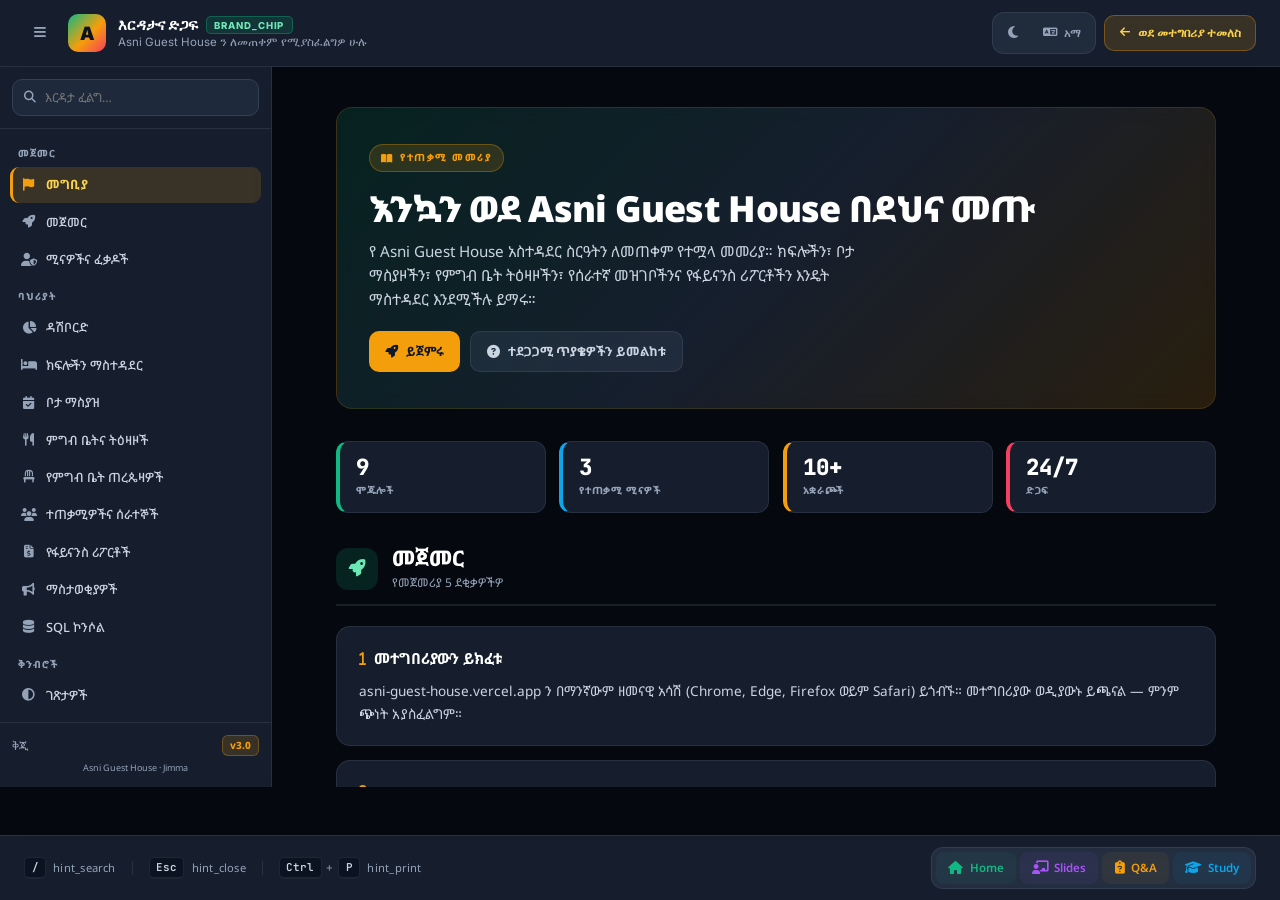
<file: public/help.html>
<!DOCTYPE html>
<html lang="en" data-theme="dark" class="h-full">
<head>
<meta charset="UTF-8">
<meta name="viewport" content="width=device-width, initial-scale=1.0">
<title>Help &amp; Support — Asni Guest House</title>
<link rel="stylesheet" href="https://cdnjs.cloudflare.com/ajax/libs/font-awesome/6.4.0/css/all.min.css">
<link rel="preconnect" href="https://fonts.googleapis.com">
<link rel="preconnect" href="https://fonts.gstatic.com" crossorigin>
<link href="https://fonts.googleapis.com/css2?family=Inter:wght@300;400;500;600;700;800;900&family=Noto+Sans+Ethiopic:wght@400;500;600;700;800&family=JetBrains+Mono:wght@400;500&display=swap" rel="stylesheet">
<link rel="stylesheet" href="styles/help.css">
<style>
  /* ============================================================
     Help footer — toolbar + keyboard hints
     Self-contained; does not depend on styles/help.css
     ============================================================ */
 /* Pin the shell as a full-height flex column */
.help-shell {
  display: flex;
  flex-direction: column;
  height: 100vh;
  height: 100dvh;
}
.help-body {
  flex: 1;
  min-height: 0;
}
.help-main {
  height: 100%;
  overflow-y: auto;
}

/* Footer is a fixed-height row at the bottom of the shell */
.help-footer {
  flex-shrink: 0;
  display: flex;
  align-items: center;
  justify-content: space-between;
  gap: 1rem;
  padding: 0.7rem 1.5rem;
  background: var(--panel, rgba(30, 41, 59, 0.7));
  border-top: 1px solid var(--border, rgba(148, 163, 184, 0.15));
  backdrop-filter: blur(12px);
  -webkit-backdrop-filter: blur(12px);
  font-size: 0.72rem;
  color: var(--muted, #94a3b8);
  flex-wrap: wrap;
  min-height: 48px;
  z-index: 5;
}
  /* ---------- Keyboard hints ---------- */
  .help-footer .footer-hint {
    display: flex;
    align-items: center;
    gap: 1rem;
    flex-wrap: wrap;
  }
  .help-footer .hint-group {
    display: inline-flex;
    align-items: center;
    gap: 0.3rem;
  }
  .help-footer .hint-group kbd {
    display: inline-flex;
    align-items: center;
    justify-content: center;
    min-width: 22px;
    height: 22px;
    padding: 0 0.4rem;
    background: var(--bg-elev, #1e293b);
    border: 1px solid var(--border, rgba(148, 163, 184, 0.15));
    border-bottom-width: 2px;
    border-radius: 5px;
    font-family: 'JetBrains Mono', ui-monospace, monospace;
    font-size: 0.68rem;
    font-weight: 600;
    color: var(--text-mid, #cbd5e1);
    line-height: 1;
  }
  .help-footer .hint-label {
    margin-left: 0.15rem;
    font-size: 0.7rem;
    color: var(--muted, #94a3b8);
    letter-spacing: 0.02em;
  }
  .help-footer .hint-sep {
    width: 1px;
    height: 14px;
    background: var(--border, rgba(148, 163, 184, 0.15));
  }

  /* ---------- Toolbar ---------- */
  .help-footer .toolbar {
    display: inline-flex;
    align-items: center;
    gap: 4px;
    padding: 4px;
    background: var(--panel-soft, rgba(51, 65, 85, 0.4));
    border: 1px solid var(--border, rgba(148, 163, 184, 0.15));
    border-radius: 12px;
    backdrop-filter: blur(8px);
    -webkit-backdrop-filter: blur(8px);
  }

  .help-footer .tool-btn {
    position: relative;
    width: 32px;
    height: 32px;
    display: inline-flex;
    align-items: center;
    justify-content: center;
    gap: 0.4rem;
    border: 1px solid transparent;
    background: transparent;
    border-radius: 8px;
    color: var(--tone, var(--muted, #94a3b8));
    font-size: 0.82rem;
    font-family: inherit;
    cursor: pointer;
    text-decoration: none;
    padding: 0;
    transition:
      color 0.15s,
      background 0.15s,
      border-color 0.15s,
      transform 0.1s;
  }
  .help-footer .tool-btn:hover {
    background: color-mix(in srgb, var(--tone, var(--amber, #f59e0b)) 16%, transparent);
    border-color: color-mix(in srgb, var(--tone, var(--amber, #f59e0b)) 45%, transparent);
    transform: translateY(-1px);
  }
  .help-footer .tool-btn:active { transform: translateY(0); }
  .help-footer .tool-btn:focus-visible {
    outline: 2px solid var(--tone, var(--amber, #f59e0b));
    outline-offset: 2px;
  }
  .help-footer .tool-btn[data-tone] {
    background: color-mix(in srgb, var(--tone) 6%, transparent);
  }

  /* Tone palette — matches the rest of the site */
  .help-footer .tool-btn[data-tone="sky"]     { --tone: #0ea5e9; }
  .help-footer .tool-btn[data-tone="purple"]  { --tone: #a855f7; }
  .help-footer .tool-btn[data-tone="amber"]   { --tone: #f59e0b; }
  .help-footer .tool-btn[data-tone="emerald"] { --tone: #10b981; }
  .help-footer .tool-btn[data-tone="teal"]    { --tone: #14b8a6; }
  .help-footer .tool-btn[data-tone="slate"]   { --tone: #94a3b8; }
  .help-footer .tool-btn[data-tone="rose"]    { --tone: #f43f5e; }
  .help-footer .tool-btn[data-tone="indigo"]  { --tone: #6366f1; }

  .help-footer .tool-btn-text {
    display: none;
    font-size: 0.72rem;
    font-weight: 600;
    white-space: nowrap;
  }

  /* Wide viewport — expand buttons to icon + label */
  @media (min-width: 1100px) {
    .help-footer .tool-btn {
      width: auto;
      padding: 0 0.7rem;
    }
    .help-footer .tool-btn-text { display: inline; }
  }
  @media (min-width: 1400px) {
    .help-footer .tool-btn {
      padding: 0 0.85rem;
      gap: 0.55rem;
    }
  }

  /* Small screens — stack the footer */
  @media (max-width: 640px) {
    .help-footer {
      flex-direction: column;
      align-items: stretch;
      gap: 0.6rem;
      padding: 0.9rem 0;
    }
    .help-footer .footer-hint { gap: 0.75rem; }
    .help-footer .hint-sep { display: none; }
    .help-footer .toolbar { align-self: flex-end; }
  }

  /* Print — hide footer chrome */
  @media print {
    .help-footer { display: none; }
  }
</style>
<style>
  /* ============================================================
     Help header — clean, aligned, no ambiguity
     ============================================================ */
  .help-header {
    flex-shrink: 0;
    display: flex;
    align-items: center;
    justify-content: space-between;
    gap: 1rem;
    padding: 0.75rem 1.5rem;
    min-height: 64px;
    background: var(--panel, rgba(30, 41, 59, 0.7));
    border-bottom: 1px solid var(--border, rgba(148, 163, 184, 0.15));
    backdrop-filter: blur(12px);
    -webkit-backdrop-filter: blur(12px);
    z-index: 20;
  }

  /* ---------- Left cluster ---------- */
  .help-header .header-left {
    display: flex;
    align-items: center;
    gap: 0.75rem;
    min-width: 0;
    flex: 1;
  }

  .help-header .menu-toggle {
    display: none;
  }
  @media (max-width: 900px) {
    .help-header .menu-toggle {
      display: inline-flex;
    }
  }

  .help-header .logo-mark {
    width: 38px;
    height: 38px;
    border-radius: 10px;
    background: linear-gradient(135deg, #10b981, #f59e0b 55%, #f43f5e);
    display: grid;
    place-items: center;
    font-family: 'Inter', sans-serif;
    font-weight: 900;
    font-size: 1.15rem;
    color: #0b1220;
    text-decoration: none;
    flex-shrink: 0;
    letter-spacing: -0.02em;
    transition: transform 0.15s;
  }
  .help-header .logo-mark:hover {
    transform: scale(1.05);
  }

  .help-header .brand {
    display: flex;
    flex-direction: column;
    gap: 0.1rem;
    min-width: 0;
  }
  .help-header .brand-title {
    display: flex;
    align-items: center;
    gap: 0.5rem;
    font-family: 'Inter', sans-serif;
    font-size: 0.95rem;
    font-weight: 800;
    letter-spacing: -0.01em;
    line-height: 1.2;
    color: var(--text-strong, #ffffff);
    margin: 0;
  }
  .help-header .brand-chip {
    display: inline-flex;
    align-items: center;
    height: 18px;
    padding: 0 0.45rem;
    font-size: 0.6rem;
    font-weight: 800;
    text-transform: uppercase;
    letter-spacing: 0.1em;
    border-radius: 5px;
    background: rgba(16, 185, 129, 0.15);
    color: #6ee7b7;
    border: 1px solid rgba(16, 185, 129, 0.35);
    flex-shrink: 0;
  }
  .help-header .brand-sub {
    font-family: 'Inter', sans-serif;
    font-size: 0.72rem;
    color: var(--muted, #94a3b8);
    line-height: 1.2;
    margin: 0;
    overflow: hidden;
    text-overflow: ellipsis;
    white-space: nowrap;
  }

  /* ---------- Right cluster ---------- */
  .help-header .header-right {
    display: flex;
    align-items: center;
    gap: 0.5rem;
    flex-shrink: 0;
  }

  /* Grouped preference buttons (theme + lang) */
  .help-header .header-utility {
    display: inline-flex;
    align-items: center;
    gap: 4px;
    padding: 4px;
    background: var(--panel-soft, rgba(51, 65, 85, 0.4));
    border: 1px solid var(--border, rgba(148, 163, 184, 0.15));
    border-radius: 12px;
  }

  .help-header .icon-btn {
    width: 32px;
    height: 32px;
    display: inline-flex;
    align-items: center;
    justify-content: center;
    border: none;
    background: transparent;
    border-radius: 8px;
    color: var(--muted, #94a3b8);
    font-size: 0.85rem;
    cursor: pointer;
    transition: background 0.15s, color 0.15s, transform 0.1s;
    padding: 0;
  }
  .help-header .icon-btn:hover {
    background: rgba(245, 158, 11, 0.15);
    color: #f59e0b;
    transform: translateY(-1px);
  }
  .help-header .icon-btn:active {
    transform: translateY(0);
  }

  .help-header .lang-btn {
    height: 32px;
    display: inline-flex;
    align-items: center;
    gap: 0.4rem;
    padding: 0 0.6rem;
    border: none;
    background: transparent;
    border-radius: 8px;
    color: var(--muted, #94a3b8);
    font-family: 'Inter', sans-serif;
    font-size: 0.72rem;
    font-weight: 700;
    letter-spacing: 0.04em;
    cursor: pointer;
    transition: background 0.15s, color 0.15s;
  }
  .help-header .lang-btn:hover {
    background: rgba(14, 165, 233, 0.15);
    color: #0ea5e9;
  }
  .help-header .lang-btn #langLabel {
    font-family: 'JetBrains Mono', ui-monospace, monospace;
    font-size: 0.68rem;
  }

  /* Primary CTA — Back to App */
  .help-header .back-btn {
    height: 36px;
    display: inline-flex;
    align-items: center;
    gap: 0.5rem;
    padding: 0 0.9rem;
    border-radius: 10px;
    background: rgba(245, 158, 11, 0.15);
    color: #fcd34d;
    border: 1px solid rgba(245, 158, 11, 0.35);
    font-family: 'Inter', sans-serif;
    font-size: 0.78rem;
    font-weight: 700;
    text-decoration: none;
    white-space: nowrap;
    transition: background 0.15s, border-color 0.15s, transform 0.1s;
  }
  .help-header .back-btn:hover {
    background: rgba(245, 158, 11, 0.25);
    border-color: rgba(245, 158, 11, 0.55);
    transform: translateY(-1px);
  }
  .help-header .back-btn:active {
    transform: translateY(0);
  }
  .help-header .back-btn i {
    font-size: 0.72rem;
  }

  /* ---------- Light theme adjustments ---------- */
  [data-theme="light"] .help-header {
    background: rgba(255, 255, 255, 0.85);
  }
  [data-theme="light"] .help-header .brand-title {
    color: #0f172a;
  }
  [data-theme="light"] .help-header .brand-sub {
    color: #64748b;
  }
  [data-theme="light"] .help-header .header-utility {
    background: rgba(241, 245, 249, 0.9);
  }
  [data-theme="light"] .help-header .icon-btn {
    color: #64748b;
  }
  [data-theme="light"] .help-header .lang-btn {
    color: #64748b;
  }
  [data-theme="light"] .help-header .back-btn {
    background: rgba(245, 158, 11, 0.12);
    color: #b45309;
  }

  /* ---------- Responsive ---------- */
  @media (max-width: 900px) {
    .help-header {
      padding: 0.65rem 1rem;
    }
    .help-header .brand-sub {
      display: none;
    }
  }
  @media (max-width: 640px) {
    .help-header .brand-chip {
      display: none;
    }
    .help-header .back-btn span {
      display: none;
    }
    .help-header .back-btn {
      padding: 0;
      width: 36px;
      justify-content: center;
    }
    .help-header .back-btn i {
      font-size: 0.85rem;
    }
  }
</style>
</head>
<body>

<div class="help-shell">

  <!-- HEADER -->
  <!-- HEADER -->
<header class="help-header">
  <div class="header-left">
    <button class="icon-btn menu-toggle" id="menuToggle" data-i18n-title="menu" title="Menu">
      <i class="fa-solid fa-bars"></i>
    </button>
    <a href="index.html" class="logo-mark" title="Home">A</a>
    <div class="brand">
      <h1 class="brand-title">
        <span data-i18n="help_title">Help &amp; Support</span>
        <span class="brand-chip" data-i18n="brand_chip">Guide</span>
      </h1>
      <p class="brand-sub" data-i18n="help_sub">Everything you need to use Asni Guest House</p>
    </div>
  </div>
  
  <div class="header-right">
    <div class="header-utility" role="group" aria-label="Preferences">
      <button class="icon-btn" id="themeToggle" data-i18n-title="theme_toggle" title="Toggle theme">
        <i class="fa-solid fa-moon" id="themeIcon"></i>
      </button>
      <button class="lang-btn" id="langToggle" data-i18n-title="lang_toggle" title="Change language">
        <i class="fa-solid fa-language"></i>
        <span id="langLabel">EN</span>
      </button>
    </div>
    <a href="index.html" class="back-btn">
      <i class="fa-solid fa-arrow-left"></i>
      <span data-i18n="back_to_app">Back to App</span>
    </a>
  </div>
</header>

  <div class="help-body">

    <!-- SIDEBAR -->
    <aside class="help-sidebar" id="sidebar">
      <div class="sidebar-search">
        <div class="search-wrap">
          <i class="fa-solid fa-magnifying-glass"></i>
          <input type="text" class="search-input" id="searchInput" placeholder="Search help…" data-i18n-placeholder="search_placeholder">
        </div>
      </div>

      <nav class="sidebar-nav" id="tocNav">
        <div class="sidebar-label" data-i18n="toc_getting_started">Getting Started</div>
        <a class="toc-link active" href="#intro" data-target="intro" data-keywords="welcome introduction overview start">
          <i class="fa-solid fa-flag toc-icon"></i><span data-i18n="toc_intro">Introduction</span>
        </a>
        <a class="toc-link" href="#getting-started" data-target="getting-started" data-keywords="login setup first time connect">
          <i class="fa-solid fa-rocket toc-icon"></i><span data-i18n="toc_start">Getting Started</span>
        </a>
        <a class="toc-link" href="#roles" data-target="roles" data-keywords="admin receptionist guest permissions access">
          <i class="fa-solid fa-user-shield toc-icon"></i><span data-i18n="toc_roles">Roles &amp; Permissions</span>
        </a>

        <div class="sidebar-label" data-i18n="toc_features">Features</div>
        <a class="toc-link" href="#dashboard" data-target="dashboard" data-keywords="dashboard kpi revenue chart analytics">
          <i class="fa-solid fa-chart-pie toc-icon"></i><span data-i18n="toc_dashboard">Dashboard</span>
        </a>
        <a class="toc-link" href="#rooms-help" data-target="rooms-help" data-keywords="rooms manage inventory pricing status">
          <i class="fa-solid fa-bed toc-icon"></i><span data-i18n="toc_rooms">Managing Rooms</span>
        </a>
        <a class="toc-link" href="#bookings-help" data-target="bookings-help" data-keywords="bookings reservations check-in check-out">
          <i class="fa-solid fa-calendar-check toc-icon"></i><span data-i18n="toc_bookings">Bookings</span>
        </a>
        <a class="toc-link" href="#restaurant-help" data-target="restaurant-help" data-keywords="restaurant menu orders kitchen food dishes">
          <i class="fa-solid fa-utensils toc-icon"></i><span data-i18n="toc_restaurant">Restaurant &amp; Orders</span>
        </a>
        <a class="toc-link" href="#tables-help" data-target="tables-help" data-keywords="tables seating zones garden rooftop">
          <i class="fa-solid fa-chair toc-icon"></i><span data-i18n="toc_tables">Restaurant Tables</span>
        </a>
        <a class="toc-link" href="#users-help" data-target="users-help" data-keywords="users staff accounts roles admin">
          <i class="fa-solid fa-users toc-icon"></i><span data-i18n="toc_users">Users &amp; Staff</span>
        </a>
        <a class="toc-link" href="#reports-help" data-target="reports-help" data-keywords="reports financial revenue csv export ledger">
          <i class="fa-solid fa-file-invoice-dollar toc-icon"></i><span data-i18n="toc_reports">Financial Reports</span>
        </a>
        <a class="toc-link" href="#banners-help" data-target="banners-help" data-keywords="banners ads promotions">
          <i class="fa-solid fa-bullhorn toc-icon"></i><span data-i18n="toc_banners">Ad Banners</span>
        </a>
        <a class="toc-link" href="#sql-help" data-target="sql-help" data-keywords="sql console d1 database query admin">
          <i class="fa-solid fa-database toc-icon"></i><span data-i18n="toc_sql">SQL Console</span>
        </a>

        <div class="sidebar-label" data-i18n="toc_settings">Settings</div>
        <a class="toc-link" href="#themes" data-target="themes" data-keywords="theme dark light mode appearance">
          <i class="fa-solid fa-circle-half-stroke toc-icon"></i><span data-i18n="toc_theme">Themes</span>
        </a>
        <a class="toc-link" href="#languages" data-target="languages" data-keywords="language amharic english translation locale">
          <i class="fa-solid fa-language toc-icon"></i><span data-i18n="toc_lang">Languages</span>
        </a>

        <div class="sidebar-label" data-i18n="toc_trouble">Troubleshooting</div>
        <a class="toc-link" href="#shortcuts" data-target="shortcuts" data-keywords="keyboard shortcuts hotkeys">
          <i class="fa-solid fa-keyboard toc-icon"></i><span data-i18n="toc_shortcuts">Keyboard Shortcuts</span>
        </a>
        <a class="toc-link" href="#faq" data-target="faq" data-keywords="faq questions answers problems">
          <i class="fa-solid fa-circle-question toc-icon"></i><span data-i18n="toc_faq">FAQ</span>
        </a>
        <a class="toc-link" href="#troubleshooting" data-target="troubleshooting" data-keywords="errors offline connection problems">
          <i class="fa-solid fa-wrench toc-icon"></i><span data-i18n="toc_troubleshoot">Common Issues</span>
        </a>
        <a class="toc-link" href="#contact" data-target="contact" data-keywords="contact support email phone help">
          <i class="fa-solid fa-headset toc-icon"></i><span data-i18n="toc_contact">Contact Support</span>
        </a>
      </nav>

      <div class="sidebar-foot">
        <div class="sidebar-foot-row">
          <span data-i18n="version">Version</span>
          <span class="sidebar-foot-chip">v3.0</span>
        </div>
        <div class="sidebar-foot-copy">Asni Guest House · Jimma</div>
      </div>
    </aside>

    <!-- MAIN -->
    <main class="help-main" id="mainContent">
      <div class="content-inner">

        <!-- HERO -->
        <div class="hero" id="intro">
          <span class="hero-kicker"><i class="fa-solid fa-book-open"></i> <span data-i18n="hero_kicker">User Guide</span></span>
          <h1 data-i18n="hero_title">Welcome to Asni Guest House</h1>
          <p data-i18n="hero_sub">A complete guide to using the Asni Guest House management system. Learn how to manage rooms, bookings, restaurant orders, staff accounts, and financial reports — for admins, receptionists, and guests.</p>
          <div class="hero-actions">
            <a href="#getting-started" class="btn-hero primary">
              <i class="fa-solid fa-rocket"></i>
              <span data-i18n="btn_get_started">Get Started</span>
            </a>
            <a href="#faq" class="btn-hero secondary">
              <i class="fa-solid fa-circle-question"></i>
              <span data-i18n="btn_view_faq">View FAQ</span>
            </a>
          </div>
        </div>

        <!-- QUICK STATS -->
        <div class="quick-stats">
          <a href="#rooms-help" class="qstat emerald">
            <div class="qstat-num">9</div>
            <div class="qstat-lbl" data-i18n="qs_modules">Modules</div>
          </a>
          <a href="#roles" class="qstat sky">
            <div class="qstat-num">3</div>
            <div class="qstat-lbl" data-i18n="qs_roles">User Roles</div>
          </a>
          <a href="#shortcuts" class="qstat">
            <div class="qstat-num">10+</div>
            <div class="qstat-lbl" data-i18n="qs_shortcuts">Shortcuts</div>
          </a>
          <a href="#contact" class="qstat rose">
            <div class="qstat-num">24/7</div>
            <div class="qstat-lbl" data-i18n="qs_support">Support</div>
          </a>
        </div>

        <!-- GETTING STARTED -->
        <section class="section" id="getting-started">
          <div class="section-header">
            <div class="section-icon emerald"><i class="fa-solid fa-rocket"></i></div>
            <div>
              <h2 class="section-title" data-i18n="gs_title">Getting Started</h2>
              <p class="section-sub" data-i18n="gs_sub">Your first 5 minutes with the app</p>
            </div>
          </div>

          <div class="card">
            <div class="card-title"><i class="fa-solid fa-1"></i> <span data-i18n="gs_step1_title">Open the app</span></div>
            <div class="card-body" data-i18n="gs_step1_body">Visit asni-guest-house.vercel.app in any modern browser (Chrome, Edge, Firefox, or Safari). The app loads instantly — no installation required.</div>
          </div>
          <div class="card">
            <div class="card-title"><i class="fa-solid fa-2"></i> <span data-i18n="gs_step2_title">Choose your role</span></div>
            <div class="card-body" data-i18n="gs_step2_body">Use the role dropdown in the top-right of the header to switch between Admin, Receptionist, and Guest views. The colour of the top bar and the visible menu items change instantly.</div>
          </div>
          <div class="card">
            <div class="card-title"><i class="fa-solid fa-3"></i> <span data-i18n="gs_step3_title">Explore the sidebar</span></div>
            <div class="card-body" data-i18n="gs_step3_body">The left sidebar is your main navigation. Click any item to jump to that module. On mobile, tap the menu icon to reveal it.</div>
          </div>
          <div class="card">
            <div class="card-title"><i class="fa-solid fa-4"></i> <span data-i18n="gs_step4_title">Try adding a record</span></div>
            <div class="card-body" data-i18n="gs_step4_body">Start with Rooms → click Add Room. Fill in the form and press Save Room. A green toast confirms the save and the new room appears in the table instantly.</div>
          </div>

          <div class="callout info">
            <i class="fa-solid fa-circle-info"></i>
            <div>
              <strong data-i18n="gs_tip">Tip:</strong>
              <span data-i18n="gs_tip_body">The app works offline. If the network is down, you'll see "D1 Offline — Local Cache" in the header and everything still works with cached data.</span>
            </div>
          </div>
        </section>

        <!-- ROLES -->
        <section class="section" id="roles">
          <div class="section-header">
            <div class="section-icon indigo"><i class="fa-solid fa-user-shield"></i></div>
            <div>
              <h2 class="section-title" data-i18n="roles_title">Roles &amp; Permissions</h2>
              <p class="section-sub" data-i18n="roles_sub">What each user type can see and do</p>
            </div>
          </div>

          <div class="role-grid">
            <div class="role-card admin">
              <div class="role-card-head"><i class="fa-solid fa-user-shield"></i><span data-i18n="role_admin_full">Admin</span></div>
              <ul class="role-list">
                <li class="yes" data-i18n="rp_admin_dash">Full dashboard access</li>
                <li class="yes" data-i18n="rp_admin_rooms">Manage rooms, pricing, availability</li>
                <li class="yes" data-i18n="rp_admin_users">Create &amp; edit staff accounts</li>
                <li class="yes" data-i18n="rp_admin_bookings">Full booking control</li>
                <li class="yes" data-i18n="rp_admin_finance">Financial reports &amp; CSV export</li>
                <li class="yes" data-i18n="rp_admin_sql">SQL console &amp; schema reset</li>
              </ul>
            </div>
            <div class="role-card receptionist">
              <div class="role-card-head"><i class="fa-solid fa-headset"></i><span data-i18n="role_recept_full">Receptionist</span></div>
              <ul class="role-list">
                <li class="yes" data-i18n="rp_recept_dash">Dashboard (no revenue details)</li>
                <li class="yes" data-i18n="rp_recept_rooms">View &amp; update room status</li>
                <li class="yes" data-i18n="rp_recept_users">View users (no delete)</li>
                <li class="yes" data-i18n="rp_recept_bookings">Create &amp; manage bookings</li>
                <li class="yes" data-i18n="rp_recept_orders">Restaurant &amp; kitchen orders</li>
                <li class="no" data-i18n="rp_recept_finance">No financial reports</li>
                <li class="no" data-i18n="rp_recept_sql">No SQL console access</li>
              </ul>
            </div>
            <div class="role-card guest">
              <div class="role-card-head"><i class="fa-solid fa-user"></i><span data-i18n="role_guest_full">Guest</span></div>
              <ul class="role-list">
                <li class="yes" data-i18n="rp_guest_dash">Dashboard overview</li>
                <li class="yes" data-i18n="rp_guest_rooms">View room availability</li>
                <li class="yes" data-i18n="rp_guest_bookings">View own bookings</li>
                <li class="yes" data-i18n="rp_guest_menu">Browse menu &amp; place orders</li>
                <li class="no" data-i18n="rp_guest_users">No user management</li>
                <li class="no" data-i18n="rp_guest_finance">No financial data</li>
              </ul>
            </div>
          </div>

          <div class="callout warn mt-1">
            <i class="fa-solid fa-triangle-exclamation"></i>
            <div>
              <strong data-i18n="roles_switch">Switching roles:</strong>
              <span data-i18n="roles_switch_body">Use the dropdown in the header. Your choice is remembered across sessions. If you switch to Guest while viewing a restricted page, you'll be automatically redirected to the Dashboard.</span>
            </div>
          </div>
        </section>

        <!-- DASHBOARD -->
        <section class="section" id="dashboard">
          <div class="section-header">
            <div class="section-icon amber"><i class="fa-solid fa-chart-pie"></i></div>
            <div>
              <h2 class="section-title" data-i18n="dash_help_title">Dashboard Overview</h2>
              <p class="section-sub" data-i18n="dash_help_sub">Your at-a-glance command centre</p>
            </div>
          </div>

          <div class="card">
            <div class="card-title"><i class="fa-solid fa-money-bill-wave"></i> <span data-i18n="dh_kpi">The four KPI cards</span></div>
            <div class="card-body" data-i18n="dh_kpi_body">The top row shows real-time metrics: Total Revenue (rooms + dining), Occupancy Rate (percentage of rooms currently occupied), Active Bookings, and Available Menu Items. These update automatically whenever you add, edit, or delete data.</div>
          </div>
          <div class="card">
            <div class="card-title"><i class="fa-solid fa-chart-line"></i> <span data-i18n="dh_charts">Charts</span></div>
            <div class="card-body" data-i18n="dh_charts_body">The Revenue Trend line chart shows the last six months of combined income from bookings and orders. The Room Categories doughnut chart shows how your inventory splits across Standard, Deluxe, Executive Suite, and Family Suite room types.</div>
          </div>
          <div class="card">
            <div class="card-title"><i class="fa-solid fa-bullhorn"></i> <span data-i18n="dh_banner">Promotional banner</span></div>
            <div class="card-body" data-i18n="dh_banner_body">The coloured banner at the top of the dashboard rotates through your active promotional slides. Manage them under Ad Banners in the sidebar.</div>
          </div>
        </section>

        <!-- ROOMS -->
        <section class="section" id="rooms-help">
          <div class="section-header">
            <div class="section-icon emerald"><i class="fa-solid fa-bed"></i></div>
            <div>
              <h2 class="section-title" data-i18n="rh_title">Managing Rooms</h2>
              <p class="section-sub" data-i18n="rh_sub">Add, edit, and track room inventory</p>
            </div>
          </div>

          <div class="card">
            <div class="card-title"><i class="fa-solid fa-plus"></i> <span data-i18n="rh_add">Adding a new room</span></div>
            <ol class="steps">
              <li data-i18n="rh_add_1">Click Rooms in the sidebar.</li>
              <li data-i18n="rh_add_2">Click the Add Room button (top right).</li>
              <li data-i18n="rh_add_3">Fill in: Room Number, Capacity, Room Type, Price per Night, Status, and an optional Description.</li>
              <li data-i18n="rh_add_4">Press Save Room. The room appears in the table immediately.</li>
            </ol>
          </div>
          <div class="card">
            <div class="card-title"><i class="fa-solid fa-pen"></i> <span data-i18n="rh_edit">Editing a room</span></div>
            <div class="card-body" data-i18n="rh_edit_body">Click the blue edit button on any room row. The form opens with all current values pre-filled. Modify anything and press Save Room.</div>
          </div>
          <div class="card">
            <div class="card-title"><i class="fa-solid fa-trash"></i> <span data-i18n="rh_delete">Deleting a room</span></div>
            <div class="card-body" data-i18n="rh_delete_body">Click the red trash button. A confirmation dialog appears — because deleting a room also removes any bookings linked to it. Only Admin can delete.</div>
          </div>
          <div class="card">
            <div class="card-title"><i class="fa-solid fa-circle-half-stroke"></i> <span data-i18n="rh_status">Room statuses</span></div>
            <div class="card-body" data-i18n="rh_status_body">Every room has one of four statuses, each with its own colour:</div>
            <ul class="status-legend">
              <li><strong class="txt-emerald">Available</strong> — <span data-i18n="rh_status_available">ready for a new guest</span></li>
              <li><strong class="txt-rose">Occupied</strong> — <span data-i18n="rh_status_occupied">currently has a checked-in guest</span></li>
              <li><strong class="txt-amber">Cleaning</strong> — <span data-i18n="rh_status_cleaning">being serviced after checkout</span></li>
              <li><strong class="txt-purple">Maintenance</strong> — <span data-i18n="rh_status_maintenance">temporarily out of service</span></li>
            </ul>
          </div>
        </section>

        <!-- BOOKINGS -->
        <section class="section" id="bookings-help">
          <div class="section-header">
            <div class="section-icon sky"><i class="fa-solid fa-calendar-check"></i></div>
            <div>
              <h2 class="section-title" data-i18n="bh_title">Bookings &amp; Reservations</h2>
              <p class="section-sub" data-i18n="bh_sub">The heart of daily operations</p>
            </div>
          </div>

          <div class="card">
            <div class="card-title"><i class="fa-solid fa-calendar-plus"></i> <span data-i18n="bh_create">Creating a booking</span></div>
            <ol class="steps">
              <li data-i18n="bh_create_1">Open the Bookings module.</li>
              <li data-i18n="bh_create_2">Click New Booking.</li>
              <li data-i18n="bh_create_3">Choose a room from the dropdown. The price per night is shown.</li>
              <li data-i18n="bh_create_4">Enter the guest's name and phone number.</li>
              <li data-i18n="bh_create_5">Pick check-in and check-out dates. The total is auto-calculated.</li>
              <li data-i18n="bh_create_6">Set status and press Save Booking.</li>
            </ol>
          </div>
          <div class="card">
            <div class="card-title"><i class="fa-solid fa-grip"></i> <span data-i18n="bh_grid">Live room status grid</span></div>
            <div class="card-body" data-i18n="bh_grid_body">Above the bookings table is a coloured grid showing every room's current status. Green = Available, red = Occupied, amber = Cleaning, purple = Maintenance. Use it as a quick visual overview.</div>
          </div>
          <div class="card">
            <div class="card-title"><i class="fa-solid fa-arrows-rotate"></i> <span data-i18n="bh_autosync">Automatic room status updates</span></div>
            <div class="card-body" data-i18n="bh_autosync_body">When you set a booking's status to CheckedIn, the linked room automatically becomes Occupied. When you set it to CheckedOut or Cancelled, the room becomes Cleaning. This keeps room inventory in sync without manual updates.</div>
          </div>

          <div class="callout success">
            <i class="fa-solid fa-lightbulb"></i>
            <div>
              <strong data-i18n="bh_tip">Time-saver:</strong>
              <span data-i18n="bh_tip_body">Pick the check-in date first, then the check-out date. The total ETB is recalculated every time either date changes.</span>
            </div>
          </div>
        </section>

        <!-- RESTAURANT -->
        <section class="section" id="restaurant-help">
          <div class="section-header">
            <div class="section-icon rose"><i class="fa-solid fa-utensils"></i></div>
            <div>
              <h2 class="section-title" data-i18n="rest_title">Restaurant &amp; Orders</h2>
              <p class="section-sub" data-i18n="rest_sub">Menu management and kitchen workflow</p>
            </div>
          </div>

          <div class="card">
            <div class="card-title"><i class="fa-solid fa-book"></i> <span data-i18n="rest_menu">The menu catalog</span></div>
            <div class="card-body" data-i18n="rest_menu_body">Every dish appears as a card showing its category, availability status, name, description, and price. Available dishes have a green badge; hidden dishes have a red badge and don't appear in the order cart.</div>
          </div>
          <div class="card">
            <div class="card-title"><i class="fa-solid fa-plus"></i> <span data-i18n="rest_add">Adding a dish</span></div>
            <ol class="steps">
              <li data-i18n="rest_add_1">In the Restaurant module, click Add Dish.</li>
              <li data-i18n="rest_add_2">Enter the name, category, and price in ETB.</li>
              <li data-i18n="rest_add_3">Tick Available on menu if it should be visible to guests.</li>
              <li data-i18n="rest_add_4">Add a short description and press Save Menu Item.</li>
            </ol>
          </div>
          <div class="card">
            <div class="card-title"><i class="fa-solid fa-cart-shopping"></i> <span data-i18n="rest_order">Placing an order</span></div>
            <ol class="steps">
              <li data-i18n="rest_order_1">Click the pink plus on any dish card. It's added to the cart.</li>
              <li data-i18n="rest_order_2">The cart badge in the header shows the current item count.</li>
              <li data-i18n="rest_order_3">Click the Cart button (top right).</li>
              <li data-i18n="rest_order_4">Choose Room Service or Restaurant Table.</li>
              <li data-i18n="rest_order_5">Pick the target room or table from the dropdown.</li>
              <li data-i18n="rest_order_6">Review the cart, then press Submit Order.</li>
            </ol>
          </div>
          <div class="card">
            <div class="card-title"><i class="fa-solid fa-receipt"></i> <span data-i18n="rest_kitchen">Kitchen orders queue</span></div>
            <div class="card-body" data-i18n="rest_kitchen_body">Below the menu is the live orders queue. Every submitted order appears here with its type, target, items summary, total, and status. Statuses progress: Pending → Preparing → Served. Use the edit button to advance an order's status, or the trash button to delete it.</div>
          </div>

          <div class="callout info">
            <i class="fa-solid fa-circle-info"></i>
            <div>
              <strong data-i18n="rest_dup">Duplicate items:</strong>
              <span data-i18n="rest_dup_body">Adding the same dish twice increments its quantity in the cart instead of creating a duplicate line — much cleaner when ordering large tables.</span>
            </div>
          </div>
        </section>

        <!-- TABLES -->
        <section class="section" id="tables-help">
          <div class="section-header">
            <div class="section-icon teal"><i class="fa-solid fa-chair"></i></div>
            <div>
              <h2 class="section-title" data-i18n="th_title">Restaurant Tables</h2>
              <p class="section-sub" data-i18n="th_sub">Seating inventory for the dining room</p>
            </div>
          </div>

          <div class="card">
            <div class="card-title"><i class="fa-solid fa-map-location-dot"></i> <span data-i18n="th_zones">Three zones</span></div>
            <div class="card-body" data-i18n="th_zones_body">Every table belongs to one of three zones: Indoor Main, Garden Patio, or Rooftop Lounge. Each has its own capacity and status (Available, Reserved, Occupied).</div>
          </div>
          <div class="card">
            <div class="card-title"><i class="fa-solid fa-plus"></i> <span data-i18n="th_add">Adding a table</span></div>
            <ol class="steps">
              <li data-i18n="th_add_1">Open the Restaurant Tables module.</li>
              <li data-i18n="th_add_2">Click Add Table.</li>
              <li data-i18n="th_add_3">Enter the table number (e.g. <code>T-01</code>), capacity, zone, and initial status.</li>
              <li data-i18n="th_add_4">Press Save Table.</li>
            </ol>
          </div>

          <div class="callout success">
            <i class="fa-solid fa-link"></i>
            <div>
              <strong data-i18n="th_integration">Integration:</strong>
              <span data-i18n="th_integration_body">Every table you add here becomes a selectable target in the order cart dropdown. Add all your tables first, then place orders against them directly.</span>
            </div>
          </div>
        </section>

        <!-- USERS -->
        <section class="section" id="users-help">
          <div class="section-header">
            <div class="section-icon sky"><i class="fa-solid fa-users"></i></div>
            <div>
              <h2 class="section-title" data-i18n="uh_title">Users &amp; Staff</h2>
              <p class="section-sub" data-i18n="uh_sub">Manage who can access the system</p>
            </div>
          </div>

          <div class="card">
            <div class="card-title"><i class="fa-solid fa-user-plus"></i> <span data-i18n="uh_add">Registering a new user</span></div>
            <ol class="steps">
              <li data-i18n="uh_add_1">Open the Users &amp; Staff module.</li>
              <li data-i18n="uh_add_2">Click Add User.</li>
              <li data-i18n="uh_add_3">Fill in Full Name, Email (must be unique), Phone, and Role.</li>
              <li data-i18n="uh_add_4">Press Save User.</li>
            </ol>
          </div>
          <div class="card">
            <div class="card-title"><i class="fa-solid fa-id-badge"></i> <span data-i18n="uh_roles">The three roles</span></div>
            <div class="card-body" data-i18n="uh_roles_body">Choose admin for owners/managers, receptionist for front-desk staff, and guest for visitor accounts. See the Roles &amp; Permissions section above for the exact capabilities of each.</div>
          </div>

          <div class="callout warn">
            <i class="fa-solid fa-triangle-exclamation"></i>
            <div>
              <strong data-i18n="uh_unique">Unique emails:</strong>
              <span data-i18n="uh_unique_body">Every user must have a distinct email address. If you try to save a duplicate, D1 rejects the insert and you'll see a red error toast.</span>
            </div>
          </div>
        </section>

        <!-- REPORTS -->
        <section class="section" id="reports-help">
          <div class="section-header">
            <div class="section-icon emerald"><i class="fa-solid fa-file-invoice-dollar"></i></div>
            <div>
              <h2 class="section-title" data-i18n="rep_title">Financial Reports</h2>
              <p class="section-sub" data-i18n="rep_sub">Live revenue ledger &amp; CSV export</p>
            </div>
          </div>

          <div class="card">
            <div class="card-title"><i class="fa-solid fa-chart-simple"></i> <span data-i18n="rep_kpi">Revenue breakdown</span></div>
            <div class="card-body" data-i18n="rep_kpi_body">Three summary cards at the top show Room Revenue, Restaurant Revenue, and the Grand Total. These are computed live from the bookings and orders tables — there is no separate ledger to maintain.</div>
          </div>
          <div class="card">
            <div class="card-title"><i class="fa-solid fa-table"></i> <span data-i18n="rep_ledger">Transaction ledger</span></div>
            <div class="card-body" data-i18n="rep_ledger_body">Below the summary, every transaction appears as a row with its reference number (B&lt;id&gt; for bookings, O&lt;id&gt; for orders), date, type, description, payer, and amount. Rows are sorted by date, most recent first.</div>
          </div>
          <div class="card">
            <div class="card-title"><i class="fa-solid fa-file-csv"></i> <span data-i18n="rep_csv">CSV export</span></div>
            <div class="card-body" data-i18n="rep_csv_body">Click Export CSV to download the entire ledger as a spreadsheet-ready file. Open it in Excel, Google Sheets, or Numbers for further analysis.</div>
          </div>
          <div class="card">
            <div class="card-title"><i class="fa-solid fa-print"></i> <span data-i18n="rep_receipt">Printing receipts</span></div>
            <div class="card-body" data-i18n="rep_receipt_body">Click the print button on any row to open a branded receipt in a printable format. Press Ctrl+P (or Cmd+P on Mac) or click the Print button.</div>
          </div>
        </section>

        <!-- BANNERS -->
        <section class="section" id="banners-help">
          <div class="section-header">
            <div class="section-icon purple"><i class="fa-solid fa-bullhorn"></i></div>
            <div>
              <h2 class="section-title" data-i18n="ban_title">Ad Banners</h2>
              <p class="section-sub" data-i18n="ban_sub">Promotional slides for the dashboard</p>
            </div>
          </div>

          <div class="card">
            <div class="card-title"><i class="fa-solid fa-plus"></i> <span data-i18n="ban_add">Creating a banner</span></div>
            <ol class="steps">
              <li data-i18n="ban_add_1">Open the Ad Banners module.</li>
              <li data-i18n="ban_add_2">Click Create Banner.</li>
              <li data-i18n="ban_add_3">Enter a short title (e.g. "Jimma Coffee Tour"), a description, and an offer tag.</li>
              <li data-i18n="ban_add_4">Choose a badge colour for the tag.</li>
              <li data-i18n="ban_add_5">Tick Active to make it visible on the dashboard.</li>
              <li data-i18n="ban_add_6">Press Save Banner.</li>
            </ol>
          </div>

          <div class="callout info">
            <i class="fa-solid fa-lightbulb"></i>
            <div>
              <strong data-i18n="ban_rotate">Rotation:</strong>
              <span data-i18n="ban_rotate_body">Only active banners appear on the dashboard. Currently the most recent active banner is featured in the hero area; you can hide a banner at any time by unticking the Active checkbox.</span>
            </div>
          </div>
        </section>

        <!-- SQL -->
        <section class="section" id="sql-help">
          <div class="section-header">
            <div class="section-icon teal"><i class="fa-solid fa-database"></i></div>
            <div>
              <h2 class="section-title" data-i18n="sql_title_help">Cloudflare D1 SQL Console</h2>
              <p class="section-sub" data-i18n="sql_sub_help">Advanced database access — Admin only</p>
            </div>
          </div>

          <div class="callout danger">
            <i class="fa-solid fa-triangle-exclamation"></i>
            <div>
              <strong data-i18n="sql_danger">Admin only.</strong>
              <span data-i18n="sql_danger_body">This module runs raw SQL against your production database. There is no undo. Only use it if you understand SQL.</span>
            </div>
          </div>

          <div class="card">
            <div class="card-title"><i class="fa-solid fa-play"></i> <span data-i18n="sql_run">Running a query</span></div>
            <ol class="steps">
              <li data-i18n="sql_run_1">Open the D1 SQL Console.</li>
              <li data-i18n="sql_run_2">Type your SQL into the editor (e.g. <code>SELECT * FROM rooms;</code>).</li>
              <li data-i18n="sql_run_3">Click Run Query. Results appear as formatted JSON below.</li>
            </ol>
          </div>

          <div class="card">
            <div class="card-title"><i class="fa-solid fa-code"></i> <span data-i18n="sql_examples">Useful query examples</span></div>
            <div class="card-body">
              <div class="code-block">
                <div class="code-cm">-- List all occupied rooms</div>
                <div>SELECT room_number, room_type FROM rooms WHERE status = 'Occupied';</div>
                <br>
                <div class="code-cm">-- Count bookings per room</div>
                <div>SELECT room_id, COUNT(*) as total FROM bookings GROUP BY room_id;</div>
                <br>
                <div class="code-cm">-- Today's orders</div>
                <div>SELECT * FROM orders WHERE DATE(created_at) = DATE('now');</div>
              </div>
            </div>
          </div>

          <div class="card">
            <div class="card-title"><i class="fa-solid fa-rotate-left"></i> <span data-i18n="sql_reset">Resetting the schema</span></div>
            <div class="card-body" data-i18n="sql_reset_body">The Reset Schema button wipes all tables and re-creates them with the original column definitions. All data is lost. Use this only when you want to start fresh — for example, after a demo or test session.</div>
          </div>
        </section>

        <!-- THEMES -->
        <section class="section" id="themes">
          <div class="section-header">
            <div class="section-icon amber"><i class="fa-solid fa-circle-half-stroke"></i></div>
            <div>
              <h2 class="section-title" data-i18n="theme_title">Themes: Dark &amp; Light</h2>
              <p class="section-sub" data-i18n="theme_sub">Comfort for day and night shifts</p>
            </div>
          </div>

          <div class="card">
            <div class="card-title"><i class="fa-solid fa-moon"></i> <span data-i18n="theme_how">How to toggle</span></div>
            <div class="card-body" data-i18n="theme_how_body">Click the moon / sun icon in the header. The entire app — panels, tables, modals, forms, charts, and toasts — flips instantly between dark and light.</div>
          </div>
          <div class="card">
            <div class="card-title"><i class="fa-solid fa-save"></i> <span data-i18n="theme_persist">Remembered across visits</span></div>
            <div class="card-body" data-i18n="theme_persist_body">Your theme preference is saved in your browser. When you return to the app, the same theme loads automatically before the first paint — no flash.</div>
          </div>
          <div class="card">
            <div class="card-title"><i class="fa-solid fa-clock"></i> <span data-i18n="theme_when">When to use each</span></div>
            <div class="card-body" data-i18n="theme_when_body">Dark theme is the default and best for evening or night shifts — it reduces eye strain in dim lighting. Light theme works best during daytime and for printing or screenshots.</div>
          </div>
        </section>

        <!-- LANGUAGES -->
        <section class="section" id="languages">
          <div class="section-header">
            <div class="section-icon sky"><i class="fa-solid fa-language"></i></div>
            <div>
              <h2 class="section-title" data-i18n="lang_title">Languages: English &amp; አማርኛ</h2>
              <p class="section-sub" data-i18n="lang_sub">Switch the entire interface instantly</p>
            </div>
          </div>

          <div class="card">
            <div class="card-title"><i class="fa-solid fa-globe"></i> <span data-i18n="lang_how">How to switch</span></div>
            <div class="card-body" data-i18n="lang_how_body">Click the language button in the header. It cycles between EN (English) and አማ (Amharic). Every label, table header, form field, toast, and modal is translated.</div>
          </div>
          <div class="card">
            <div class="card-title"><i class="fa-solid fa-check-circle"></i> <span data-i18n="lang_what">What gets translated</span></div>
            <ul class="role-list role-list-plain">
              <li class="yes" data-i18n="lang_what_1">All navigation and page titles</li>
              <li class="yes" data-i18n="lang_what_2">Buttons, table headers, form labels</li>
              <li class="yes" data-i18n="lang_what_3">Room types, statuses, categories, zones</li>
              <li class="yes" data-i18n="lang_what_4">Toast notifications and error messages</li>
              <li class="yes" data-i18n="lang_what_5">Receipts and printed documents</li>
              <li class="yes" data-i18n="lang_what_6">Chart legends and month names</li>
            </ul>
          </div>

          <div class="callout info">
            <i class="fa-solid fa-database"></i>
            <div>
              <strong data-i18n="lang_db">Database stays English:</strong>
              <span data-i18n="lang_db_body">The values stored in the database (room statuses, categories, etc.) remain in English. Translation happens only at display time, so your data stays consistent regardless of the interface language.</span>
            </div>
          </div>
        </section>

        <!-- SHORTCUTS -->
        <section class="section" id="shortcuts">
          <div class="section-header">
            <div class="section-icon indigo"><i class="fa-solid fa-keyboard"></i></div>
            <div>
              <h2 class="section-title" data-i18n="sc_title">Keyboard Shortcuts</h2>
              <p class="section-sub" data-i18n="sc_sub">Work faster without the mouse</p>
            </div>
          </div>

          <div class="card card-flush">
            <table class="shortcut-table">
              <thead>
                <tr>
                  <th data-i18n="sc_col_action">Action</th>
                  <th data-i18n="sc_col_keys">Shortcut</th>
                </tr>
              </thead>
              <tbody>
                <tr><td data-i18n="sc_open_search">Focus search field</td><td><kbd>/</kbd></td></tr>
                <tr><td data-i18n="sc_close_modal">Close any open modal</td><td><kbd>Esc</kbd></td></tr>
                <tr><td data-i18n="sc_close_modal_2">Click outside a modal</td><td><kbd>Click backdrop</kbd></td></tr>
                <tr><td data-i18n="sc_submit_form">Submit the current form</td><td><kbd>Enter</kbd></td></tr>
                <tr><td data-i18n="sc_print">Print the current page or receipt</td><td><kbd>Ctrl</kbd>+<kbd>P</kbd></td></tr>
                <tr><td data-i18n="sc_tab">Move between form fields</td><td><kbd>Tab</kbd> / <kbd>Shift</kbd>+<kbd>Tab</kbd></td></tr>
              </tbody>
            </table>
          </div>
        </section>

        <!-- FAQ -->
        <section class="section" id="faq">
          <div class="section-header">
            <div class="section-icon amber"><i class="fa-solid fa-circle-question"></i></div>
            <div>
              <h2 class="section-title" data-i18n="faq_title">Frequently Asked Questions</h2>
              <p class="section-sub" data-i18n="faq_sub">Answers to the most common questions</p>
            </div>
          </div>

          <details class="faq-item"><summary class="faq-q" data-i18n="faq_q1">Is my data saved automatically?</summary><div class="faq-a" data-i18n="faq_a1">Yes. Every time you save a form (room, booking, dish, etc.), the change is sent immediately to the Cloudflare D1 database. There is no separate "Save" step or draft state.</div></details>
          <details class="faq-item"><summary class="faq-q" data-i18n="faq_q2">Can I use the app offline?</summary><div class="faq-a" data-i18n="faq_a2">Partially. If the network is down, the header badge changes to "D1 Offline — Local Cache" and the app loads your last cached data. You can still view everything. However, changes you make while offline won't sync back to the server — they stay only in your browser.</div></details>
          <details class="faq-item"><summary class="faq-q" data-i18n="faq_q3">Why can't I see the SQL Console?</summary><div class="faq-a" data-i18n="faq_a3">The SQL Console is restricted to the Admin role. If you're viewing as Receptionist or Guest, the menu item is hidden. Switch roles via the dropdown in the header to access it.</div></details>
          <details class="faq-item"><summary class="faq-q" data-i18n="faq_q4">Can I undo a delete?</summary><div class="faq-a" data-i18n="faq_a4">No. Deletions are permanent. The confirmation dialog exists to prevent accidents, but once you confirm, the record is gone from the D1 database. If you've made a mistake, you'll need to re-enter the data manually.</div></details>
          <details class="faq-item"><summary class="faq-q" data-i18n="faq_q5">How do I know if a save worked?</summary><div class="faq-a" data-i18n="faq_a5">A green toast appears in the bottom-right corner with a checkmark icon and a message like "Added Room 105". If something fails, you'll see a red toast with the error message instead.</div></details>
          <details class="faq-item"><summary class="faq-q" data-i18n="faq_q6">Can I add a third language?</summary><div class="faq-a" data-i18n="faq_a6">Yes — this is a developer task. The app's translation dictionary lives in app.js under T.en and T.am. To add a new language (e.g. Afaan Oromoo), add a T.om key with all the same translation keys. The language button would then cycle EN → አማ → OM.</div></details>
          <details class="faq-item"><summary class="faq-q" data-i18n="faq_q7">What happens if the internet drops mid-save?</summary><div class="faq-a" data-i18n="faq_a7">The save will fail and you'll see a red error toast. The form stays open so you can retry once the connection is restored. Nothing is half-saved — D1 transactions are atomic.</div></details>
          <details class="faq-item"><summary class="faq-q" data-i18n="faq_q8">Who can see the financial reports?</summary><div class="faq-a" data-i18n="faq_a8">Only Admins. The Financial Reports module is completely hidden from Receptionists and Guests. In a production system this would also be enforced at the API level.</div></details>
        </section>

        <!-- TROUBLESHOOTING -->
        <section class="section" id="troubleshooting">
          <div class="section-header">
            <div class="section-icon rose"><i class="fa-solid fa-wrench"></i></div>
            <div>
              <h2 class="section-title" data-i18n="ts_title">Common Issues</h2>
              <p class="section-sub" data-i18n="ts_sub">Quick fixes for frequent problems</p>
            </div>
          </div>

          <div class="card">
            <div class="card-title"><i class="fa-solid fa-wifi"></i> <span data-i18n="ts_offline">Header says "D1 Offline"</span></div>
            <div class="card-body" data-i18n="ts_offline_body">Cause: The Cloudflare Worker API is unreachable. Fix: Check your internet connection. Try clicking the refresh button in the header. If it persists, the API might be temporarily down — wait a few minutes and try again.</div>
          </div>
          <div class="card">
            <div class="card-title"><i class="fa-solid fa-circle-exclamation"></i> <span data-i18n="ts_error">Red error toast after saving</span></div>
            <div class="card-body" data-i18n="ts_error_body">Cause: The database rejected the save — usually a duplicate value (room number, email) or a missing required field. Fix: Read the error message in the toast. Common issues: room numbers must be unique; email addresses must be unique; guest names, phone numbers, and dates are required for bookings.</div>
          </div>
          <div class="card">
            <div class="card-title"><i class="fa-solid fa-mobile-screen"></i> <span data-i18n="ts_mobile">Sidebar won't open on mobile</span></div>
            <div class="card-body" data-i18n="ts_mobile_body">Fix: Tap the menu icon in the top-left corner of the header. If it still won't open, refresh the page. On very small screens, the sidebar slides in from the left as an overlay — tap outside it to close.</div>
          </div>
          <div class="card">
            <div class="card-title"><i class="fa-solid fa-chart-line"></i> <span data-i18n="ts_charts">Charts are blank</span></div>
            <div class="card-body" data-i18n="ts_charts_body">Cause: Usually a browser issue — Chart.js failed to load from the CDN. Fix: Hard-refresh the page (Ctrl+Shift+R). If it persists, check that your network isn't blocking cdn.jsdelivr.net.</div>
          </div>
          <div class="card">
            <div class="card-title"><i class="fa-solid fa-lock"></i> <span data-i18n="ts_403">"D1 must be online" message</span></div>
            <div class="card-body" data-i18n="ts_403_body">Cause: You tried to run a SQL query or reset the schema while the app was in offline mode. Fix: Reconnect to the internet and refresh. Only online mode can execute raw SQL or reset the schema.</div>
          </div>
          <div class="card">
            <div class="card-title"><i class="fa-solid fa-palette"></i> <span data-i18n="ts_theme">Theme won't stick</span></div>
            <div class="card-body" data-i18n="ts_theme_body">Cause: Your browser may be blocking localStorage (private browsing mode or strict cookie settings). Fix: Allow site data for the app's domain in your browser settings, or exit private browsing.</div>
          </div>
        </section>

        <!-- CONTACT -->
        <section class="section" id="contact">
          <div class="section-header">
            <div class="section-icon amber"><i class="fa-solid fa-headset"></i></div>
            <div>
              <h2 class="section-title" data-i18n="contact_title">Contact Support</h2>
              <p class="section-sub" data-i18n="contact_sub">Still stuck? Reach out</p>
            </div>
          </div>

          <div class="contact-grid">
            <a href="tel:+251471112233" class="contact-card">
              <div class="contact-icon amber"><i class="fa-solid fa-phone"></i></div>
              <div class="contact-info">
                <div class="contact-label" data-i18n="contact_phone_label">Front Desk Phone</div>
                <div class="contact-value">+251 47 111 2233</div>
                <div class="contact-desc" data-i18n="contact_phone_desc">Available 24 / 7</div>
              </div>
            </a>
            <a href="mailto:support@asniguesthouse.com" class="contact-card">
              <div class="contact-icon sky"><i class="fa-solid fa-envelope"></i></div>
              <div class="contact-info">
                <div class="contact-label" data-i18n="contact_email_label">Support Email</div>
                <div class="contact-value">support@asniguesthouse.com</div>
                <div class="contact-desc" data-i18n="contact_email_desc">Response within 24 hours</div>
              </div>
            </a>
            <div class="contact-card contact-card-static">
              <div class="contact-icon emerald"><i class="fa-solid fa-location-dot"></i></div>
              <div class="contact-info">
                <div class="contact-label" data-i18n="contact_address_label">Address</div>
                <div class="contact-value">Ferenj Arada, Jimma, Ethiopia</div>
                <div class="contact-desc" data-i18n="contact_address_desc">Walk-ins welcome</div>
              </div>
            </div>
            <div class="contact-card contact-card-static">
              <div class="contact-icon rose"><i class="fa-solid fa-clock"></i></div>
              <div class="contact-info">
                <div class="contact-label" data-i18n="contact_hours_label">Reception Hours</div>
                <div class="contact-value" data-i18n="contact_hours_value">24 hours · 7 days</div>
                <div class="contact-desc" data-i18n="contact_hours_desc">Always open</div>
              </div>
            </div>
          </div>

          <div class="callout success mt-1">
            <i class="fa-solid fa-circle-check"></i>
            <div>
              <strong data-i18n="contact_thanks">Thank you for using Asni Guest House.</strong>
              <span data-i18n="contact_thanks_body">We hope this guide helps you get the most out of the system. For technical issues specific to the software, contact the developer directly.</span>
            </div>
          </div>
        </section>

        <!-- NO RESULTS -->
        <div class="no-results" id="noResults" hidden>
          <i class="fa-solid fa-magnifying-glass"></i>
          <h3 data-i18n="no_results_title">No matching results</h3>
          <p data-i18n="no_results_body">Try a different search term, or browse the sidebar categories.</p>
        </div>

        <!-- FOOTER -->

      </div>
    </main>
  </div>
  
  <!-- FOOTER -->
<footer class="help-footer">
  <div class="footer-hint">
    <span class="hint-group">
      <kbd>/</kbd><span class="hint-label" data-i18n="hint_search">search</span>
    </span>
    <span class="hint-sep"></span>
    <span class="hint-group">
      <kbd>Esc</kbd><span class="hint-label" data-i18n="hint_close">close</span>
    </span>
    <span class="hint-sep"></span>
    <span class="hint-group">
      <kbd>Ctrl</kbd>+<kbd>P</kbd><span class="hint-label" data-i18n="hint_print">print</span>
    </span>
  </div>
  
  <div class="toolbar" role="group" aria-label="Site navigation">
    <a href="index.html" class="tool-btn" data-tone="emerald" title="Back to the app">
      <i class="fa-solid fa-house"></i>
      <span class="tool-btn-text">Home</span>
    </a>
    <a href="presentation.html" class="tool-btn" data-tone="purple" title="Presentation">
      <i class="fa-solid fa-chalkboard-user"></i>
      <span class="tool-btn-text">Slides</span>
    </a>
    <a href="qa.html" class="tool-btn" data-tone="amber" title="Project Q&amp;A — defense prep">
      <i class="fa-solid fa-clipboard-question"></i>
      <span class="tool-btn-text">Q&amp;A</span>
    </a>
    <a href="frontend-qa.html" class="tool-btn" data-tone="sky" title="General frontend Q&amp;A">
      <i class="fa-solid fa-graduation-cap"></i>
      <span class="tool-btn-text">Study</span>
    </a>
  </div>
</footer>

</div>

<!-- ============================================================
     Help modules — order matters
     ============================================================ -->
<script src="modules/help/help-keys.js"></script>
<script src="modules/help/help-i18n.js"></script>
<script src="modules/help/help-theme.js"></script>
<script src="modules/help/help-search.js"></script>
<script src="modules/help/help-scroll.js"></script>
<script src="modules/help/help-menu.js"></script>
<script src="modules/help/help-app.js"></script>
</body>
</html>
</file>
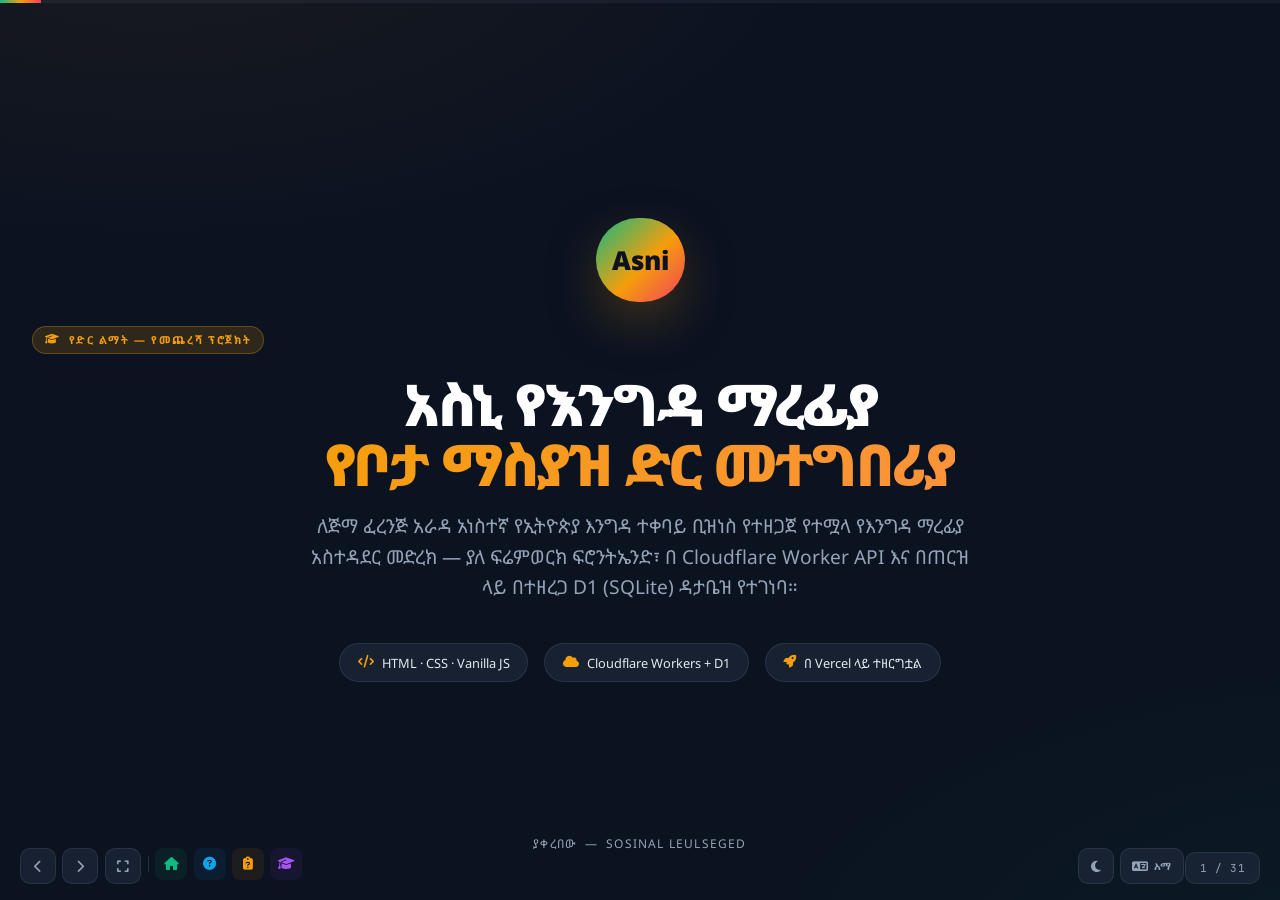
<file: public/presentation.html>
<!DOCTYPE html>
<html lang="en" data-theme="dark">
<head>
<meta charset="UTF-8">
<meta name="viewport" content="width=device-width, initial-scale=1.0">
<title>Asni Guest House — Project Presentation</title>
<link rel="stylesheet" href="https://cdnjs.cloudflare.com/ajax/libs/font-awesome/6.4.0/css/all.min.css">
<link rel="preconnect" href="https://fonts.googleapis.com">
<link rel="preconnect" href="https://fonts.gstatic.com" crossorigin>
<link href="https://fonts.googleapis.com/css2?family=Inter:wght@300;400;500;600;700;800;900&family=Noto+Sans+Ethiopic:wght@400;500;600;700;800&family=JetBrains+Mono:wght@400;500&display=swap" rel="stylesheet">
<link rel="stylesheet" href="styles/presentation.css">
<style>
  /* ============================================================
     Presentation controls — extra page-navigation links
     Extends the existing .controls tray. Does not modify
     #btnPrev, #btnNext, #btnFull.
     ============================================================ */
  .controls .ctrl-link {
    display: inline-flex;
    align-items: center;
    justify-content: center;
    width: 32px;
    height: 32px;
    padding: 0;
    border-radius: 8px;
    font-size: 0.82rem;
    text-decoration: none;
    color: var(--tone, #94a3b8);
    background: color-mix(in srgb, var(--tone, #94a3b8) 8%, transparent);
    border: 1px solid transparent;
    transition: background 0.15s, border-color 0.15s, transform 0.1s, color 0.15s;
  }

  .controls .ctrl-link:hover {
    background: color-mix(in srgb, var(--tone, #f59e0b) 18%, transparent);
    border-color: color-mix(in srgb, var(--tone, #f59e0b) 45%, transparent);
    transform: translateY(-1px);
  }

  .controls .ctrl-link:active { transform: translateY(0); }

  .controls .ctrl-link:focus-visible {
    outline: 2px solid var(--tone, #f59e0b);
    outline-offset: 2px;
  }

  .controls .ctrl-link[data-tone="emerald"] { --tone: #10b981; }
  .controls .ctrl-link[data-tone="sky"]     { --tone: #0ea5e9; }
  .controls .ctrl-link[data-tone="amber"]   { --tone: #f59e0b; }
  .controls .ctrl-link[data-tone="purple"]  { --tone: #a855f7; }

  /* Optional separator before the link cluster */
  .controls .ctrl-link:first-of-type {
    margin-left: 8px;
    position: relative;
  }
  .controls .ctrl-link:first-of-type::before {
    content: '';
    position: absolute;
    left: -8px;
    top: 50%;
    transform: translateY(-50%);
    width: 1px;
    height: 16px;
    background: rgba(148, 163, 184, 0.2);
  }

  @media (max-width: 640px) {
    .controls .ctrl-link { width: 28px; height: 28px; font-size: 0.75rem; }
  }

  @media print {
    .controls .ctrl-link { display: none !important; }
  }
</style>
</head>
<body class="lang-en">

<!-- CHROME -->
<div class="progress"><div class="progress-fill" id="progressFill"></div></div>
<!--
<div class="controls">
  <button id="btnPrev" data-i18n-title="ctrl_prev" title="Previous"><i class="fa-solid fa-chevron-left"></i></button>
  <button id="btnNext" data-i18n-title="ctrl_next" title="Next"><i class="fa-solid fa-chevron-right"></i></button>
  <button id="btnFull" data-i18n-title="ctrl_fullscreen" title="Fullscreen"><i class="fa-solid fa-expand"></i></button>
</div>
-->
<div class="controls">
  <button id="btnPrev" data-i18n-title="ctrl_prev" title="Previous"><i class="fa-solid fa-chevron-left"></i></button>
  <button id="btnNext" data-i18n-title="ctrl_next" title="Next"><i class="fa-solid fa-chevron-right"></i></button>
  <button id="btnFull" data-i18n-title="ctrl_fullscreen" title="Fullscreen"><i class="fa-solid fa-expand"></i></button>
  
  <a href="index.html" class="ctrl-link" data-tone="emerald" title="App Home"><i class="fa-solid fa-house"></i></a>
  <a href="help.html" class="ctrl-link" data-tone="sky" title="Help &amp; Support"><i class="fa-solid fa-circle-question"></i></a>
  <a href="qa.html" class="ctrl-link" data-tone="amber" title="Project Q&amp;A"><i class="fa-solid fa-clipboard-question"></i></a>
  <a href="frontend-qa.html" class="ctrl-link" data-tone="purple" title="Frontend Q&amp;A"><i class="fa-solid fa-graduation-cap"></i></a>
</div>

<div class="chrome-tools">
  <button id="btnTheme" class="chrome-btn" data-i18n-title="ctrl_theme" title="Toggle theme">
    <i class="fa-solid fa-moon" id="themeIcon"></i>
  </button>
  <button id="btnLang" class="chrome-btn chrome-btn-lang" data-i18n-title="ctrl_lang" title="Change language">
    <i class="fa-solid fa-language"></i>
    <span id="langLabel">EN</span>
  </button>
</div>

<div class="slide-counter"><span id="curSlide">1</span> / <span id="totSlides">26</span></div>

<!-- ============================================================
     STAGE — ALL SLIDES
     ============================================================ -->
<div class="stage" id="stage">

<!-- 1 — COVER -->
<section class="slide cover active">
  <div class="logo">Asni</div>
  <span class="slide-kicker"><i class="fa-solid fa-graduation-cap"></i> <span data-i18n="cover_kicker">Web Development — Final Project</span></span>
  <h1>
    <span data-i18n="cover_title_line1">Asni Guest House</span><br>
    <span class="accent" data-i18n="cover_title_line2">Booking Web Application</span>
  </h1>
  <p class="tagline" data-i18n="cover_tagline">
    A full-stack guest house management platform for a small Ethiopian hospitality business in Ferenj Arada, Jimma — built with a framework-free frontend, a Cloudflare Worker API, and an edge-deployed D1 (SQLite) database.
  </p>
  <div class="cover-meta">
    <div class="cover-chip"><i class="fa-solid fa-code"></i> <span data-i18n="cover_chip1">HTML · CSS · Vanilla JS</span></div>
    <div class="cover-chip"><i class="fa-solid fa-cloud"></i> <span data-i18n="cover_chip2">Cloudflare Workers + D1</span></div>
    <div class="cover-chip"><i class="fa-solid fa-rocket"></i> <span data-i18n="cover_chip3">Deployed on Vercel</span></div>
  </div>
  <div class="cover-footer">
    <span data-i18n="cover_footer_presented">Presented by</span> &nbsp;—&nbsp; Sosinal Leulseged
  </div>
</section>

<!-- 2 — AGENDA -->
<section class="slide">
  <span class="slide-kicker"><i class="fa-solid fa-list-check"></i> <span data-i18n="agenda_kicker">Agenda</span></span>
  <h2 class="slide-title"><span data-i18n="agenda_title">What we'll cover</span> <span class="accent" data-i18n="agenda_title_accent">today</span></h2>
  <p class="slide-sub" data-i18n="agenda_sub">From problem definition to deployed product — with an in-depth look at the frontend architecture.</p>

  <div class="content">
    <div class="grid-2">
      <div>
        <div class="card amber" style="margin-bottom:0.75rem;">
          <div class="card-title"><i class="fa-solid fa-bullseye"></i> <span data-i18n="agenda_p1_title">Part 1 — Foundations</span></div>
          <ul class="clean">
            <li data-i18n="agenda_p1_a">Problem statement &amp; business context</li>
            <li data-i18n="agenda_p1_b">Project objectives and scope</li>
            <li data-i18n="agenda_p1_c">Technology stack &amp; justification</li>
            <li data-i18n="agenda_p1_d">Theme system (dark / light)</li>
            <li data-i18n="agenda_p1_e">Amharic localisation (i18n)</li>
          </ul>
        </div>
        <div class="card sky">
          <div class="card-title"><i class="fa-solid fa-server"></i> <span data-i18n="agenda_p2_title">Part 2 — Backend &amp; Data</span></div>
          <ul class="clean">
            <li data-i18n="agenda_p2_a">Cloudflare D1 schema design</li>
            <li data-i18n="agenda_p2_b">REST-style Worker API</li>
            <li data-i18n="agenda_p2_c">Deployment (Vercel + Cloudflare)</li>
          </ul>
        </div>
      </div>
      <div>
        <div class="card emerald" style="margin-bottom:0.75rem; border-left-width:6px;">
          <div class="card-title"><i class="fa-solid fa-palette"></i> <span data-i18n="agenda_p3_title">Part 3 —</span> <span style="color:#6ee7b7;" data-i18n="agenda_p3_accent">Frontend Deep Dive</span></div>
          <ul class="clean check">
            <li data-i18n="agenda_p3_a">Design system &amp; glassmorphism UI</li>
            <li data-i18n="agenda_p3_b">Fixed-viewport layout architecture</li>
            <li data-i18n="agenda_p3_c">Role-based access control on the client</li>
            <li data-i18n="agenda_p3_d">State management &amp; rendering pipeline</li>
            <li data-i18n="agenda_p3_e">Interactive components &amp; data visualization</li>
          </ul>
        </div>
        <div class="card rose">
          <div class="card-title"><i class="fa-solid fa-flag-checkered"></i> <span data-i18n="agenda_p4_title">Part 4 — Wrap-up</span></div>
          <ul class="clean">
            <li data-i18n="agenda_p4_a">Challenges &amp; lessons learned</li>
            <li data-i18n="agenda_p4_b">Future enhancements</li>
            <li data-i18n="agenda_p4_c">Live demo &amp; Q&amp;A</li>
          </ul>
        </div>
      </div>
    </div>
  </div>
</section>

<!-- 3 — PROBLEM -->
<section class="slide">
  <span class="slide-kicker"><i class="fa-solid fa-triangle-exclamation"></i> <span data-i18n="problem_kicker">The Problem</span></span>
  <h2 class="slide-title"><span data-i18n="problem_title">Small guest houses run on</span> <span class="accent" data-i18n="problem_title_accent">paper and phone calls</span></h2>
  <p class="slide-sub" data-i18n="problem_sub">Manual hotel management creates real operational pain in the Ethiopian hospitality sector.</p>

  <div class="content">
    <div class="grid-3">
      <div class="card rose">
        <div class="card-title"><i class="fa-solid fa-book"></i> <span data-i18n="problem_c1_title">Paper Registers</span></div>
        <div class="card-body" data-i18n="problem_c1_body">
          Room bookings, guest IDs, and check-in dates are written by hand. A single water spill or lost notebook means lost revenue and legal traceability.
        </div>
      </div>
      <div class="card amber">
        <div class="card-title"><i class="fa-solid fa-phone-slash"></i> <span data-i18n="problem_c2_title">No Online Presence</span></div>
        <div class="card-body" data-i18n="problem_c2_body">
          Walk-ins only. Travellers researching Jimma on Google have no way to see room availability, prices, or menu before arriving.
        </div>
      </div>
      <div class="card sky">
        <div class="card-title"><i class="fa-solid fa-users-gear"></i> <span data-i18n="problem_c3_title">No Staff Roles</span></div>
        <div class="card-body" data-i18n="problem_c3_body">
          Everyone can see everything. There is no separation between owner, receptionist, and guest — a compliance and privacy problem.
        </div>
      </div>
    </div>

    <div class="card amber" style="margin-top:1.25rem;">
      <div class="card-title"><i class="fa-solid fa-lightbulb"></i> <span data-i18n="problem_opp_title">The Opportunity</span></div>
      <div class="card-body" data-i18n="problem_opp_body">
        Jimma sits on a growing tourism corridor (Aba Jifar Palace, coffee farms, university visitors). A small, focused web app can triple booking visibility at near-zero infrastructure cost.
      </div>
    </div>
  </div>
</section>

<!-- 4 — OBJECTIVES -->
<section class="slide">
  <span class="slide-kicker"><i class="fa-solid fa-bullseye"></i> <span data-i18n="obj_kicker">Project Objectives</span></span>
  <h2 class="slide-title"><span data-i18n="obj_title">What this app is built to</span> <span class="accent" data-i18n="obj_title_accent">solve</span></h2>

  <div class="content">
    <div class="grid-2">
      <div>
        <div class="card emerald" style="margin-bottom:0.7rem;">
          <div class="card-title"><i class="fa-solid fa-1"></i> <span data-i18n="obj_1_title">Digitize the Booking Flow</span></div>
          <div class="card-body" data-i18n="obj_1_body">Replace paper registers with a searchable, filterable bookings table backed by a real database.</div>
        </div>
        <div class="card emerald" style="margin-bottom:0.7rem;">
          <div class="card-title"><i class="fa-solid fa-2"></i> <span data-i18n="obj_2_title">Role-Based Access</span></div>
          <div class="card-body" data-i18n="obj_2_body">Distinct experiences for Admin, Receptionist, and Guest — enforced on the frontend and validated on the backend.</div>
        </div>
        <div class="card emerald">
          <div class="card-title"><i class="fa-solid fa-3"></i> <span data-i18n="obj_3_title">Full CRUD on All Entities</span></div>
          <div class="card-body" data-i18n="obj_3_body">Rooms, Users, Bookings, Menu Items, Orders, Tables, and Banners — create, read, update, delete.</div>
        </div>
      </div>
      <div>
        <div class="card sky" style="margin-bottom:0.7rem;">
          <div class="card-title"><i class="fa-solid fa-4"></i> <span data-i18n="obj_4_title">Zero-Cost Hosting</span></div>
          <div class="card-body" data-i18n="obj_4_body">Deployable on free tiers of Vercel (frontend) and Cloudflare (edge API + D1 database).</div>
        </div>
        <div class="card sky" style="margin-bottom:0.7rem;">
          <div class="card-title"><i class="fa-solid fa-5"></i> <span data-i18n="obj_5_title">Framework-Free Frontend</span></div>
          <div class="card-body" data-i18n="obj_5_body">Build a full SPA-like experience using only HTML, CSS custom properties, and vanilla JavaScript — no React, no Vue.</div>
        </div>
        <div class="card sky">
          <div class="card-title"><i class="fa-solid fa-6"></i> <span data-i18n="obj_6_title">Production-Ready UX</span></div>
          <div class="card-body" data-i18n="obj_6_body">Toast notifications, glassmorphism, responsive layout, live charts, and keyboard-accessible modals.</div>
        </div>
      </div>
    </div>
  </div>
</section>

<!-- 5 — TECH STACK -->
<section class="slide">
  <span class="slide-kicker"><i class="fa-solid fa-layer-group"></i> <span data-i18n="stack_kicker">Technology Stack</span></span>
  <h2 class="slide-title"><span data-i18n="stack_title">Chosen for</span> <span class="accent" data-i18n="stack_title_accent">simplicity and zero cost</span></h2>
  <p class="slide-sub" data-i18n="stack_sub">Every tool is either a web standard or a free-tier cloud service.</p>

  <div class="content">
    <div class="grid-3">
      <div class="card amber">
        <div class="card-title"><i class="fa-brands fa-html5" style="color:#e34f26;"></i> <span data-i18n="stack_fe_title">Frontend</span></div>
        <ul class="clean">
          <li><strong>HTML5</strong> — <span data-i18n="stack_fe_1">semantic structure</span></li>
          <li><strong>CSS3</strong> — <span data-i18n="stack_fe_2">custom properties, grid, flexbox, glassmorphism</span></li>
          <li><strong>Vanilla JavaScript (ES2020+)</strong> — <span data-i18n="stack_fe_3">IIFE module pattern, async/await, fetch API</span></li>
          <li><strong>Chart.js</strong> — <span data-i18n="stack_fe_4">canvas-based analytics</span></li>
          <li><strong>Font Awesome 6</strong> — <span data-i18n="stack_fe_5">icon system</span></li>
        </ul>
      </div>
      <div class="card sky">
        <div class="card-title"><i class="fa-solid fa-server"></i> <span data-i18n="stack_be_title">Backend &amp; Data</span></div>
        <ul class="clean">
          <li><strong>Cloudflare Worker</strong> — <span data-i18n="stack_be_1">serverless edge function</span></li>
          <li><strong>Cloudflare D1</strong> — <span data-i18n="stack_be_2">managed SQLite at the edge</span></li>
          <li><strong>REST-style JSON API</strong> — <span data-i18n="stack_be_3">one POST endpoint, parameterized SQL</span></li>
          <li><strong>SQLite SQL</strong> — <span data-i18n="stack_be_4">full schema with CHECK constraints</span></li>
        </ul>
      </div>
      <div class="card emerald">
        <div class="card-title"><i class="fa-solid fa-cloud-arrow-up"></i> <span data-i18n="stack_deploy_title">Deployment &amp; Tooling</span></div>
        <ul class="clean">
          <li><strong>Vercel</strong> — <span data-i18n="stack_deploy_1">static frontend hosting with CI/CD from GitHub</span></li>
          <li><strong>Cloudflare Workers</strong> — <span data-i18n="stack_deploy_2">global edge deploy</span></li>
          <li><strong>Git + GitHub</strong> — <span data-i18n="stack_deploy_3">version control</span></li>
          <li><strong>VS Code</strong> — <span data-i18n="stack_deploy_4">development environment</span></li>
          <li><strong>Browser DevTools</strong> — <span data-i18n="stack_deploy_5">debugging &amp; performance</span></li>
        </ul>
      </div>
    </div>

    <div class="card indigo" style="margin-top:1.25rem;">
      <div class="card-title"><i class="fa-solid fa-question"></i> <span data-i18n="stack_why_title">Why not React / Next.js / Node?</span></div>
      <div class="card-body" data-i18n="stack_why_body">
        For a course project, the goal was to demonstrate mastery of the fundamentals. A framework-free build proves a deeper understanding of DOM, event delegation, state, and rendering — and it deploys to any static host with a single file. Cloudflare Workers replace a Node server with edge functions that run in 300+ cities at zero cost.
      </div>
    </div>
  </div>
</section>

<!-- 6 — ARCHITECTURE -->
<section class="slide">
  <span class="slide-kicker"><i class="fa-solid fa-diagram-project"></i> <span data-i18n="arch_kicker">System Architecture</span></span>
  <h2 class="slide-title"><span data-i18n="arch_title">Three-tier,</span> <span class="accent" data-i18n="arch_title_accent">edge-first</span> <span data-i18n="arch_title_end">architecture</span></h2>

  <div class="content">
    <div class="arch-row">
      <div class="arch-node" style="border-color: rgba(245,158,11,0.4);">
        <i class="fa-solid fa-display" style="color:#f59e0b;"></i>
        <div class="n-title" data-i18n="arch_c1_title">Client Browser</div>
        <div class="n-sub" data-i18n="arch_c1_sub">index.html · style.css · app.js</div>
      </div>
      <div class="arch-arrow"><i class="fa-solid fa-arrow-right-arrow-left"></i></div>
      <div class="arch-node" style="border-color: rgba(14,165,233,0.4);">
        <i class="fa-solid fa-bolt" style="color:#0ea5e9;"></i>
        <div class="n-title" data-i18n="arch_c2_title">Cloudflare Worker</div>
        <div class="n-sub" data-i18n="arch_c2_sub">POST /api/query · JSON</div>
      </div>
      <div class="arch-arrow"><i class="fa-solid fa-arrow-right-arrow-left"></i></div>
      <div class="arch-node" style="border-color: rgba(16,185,129,0.4);">
        <i class="fa-solid fa-database" style="color:#10b981;"></i>
        <div class="n-title" data-i18n="arch_c3_title">Cloudflare D1</div>
        <div class="n-sub" data-i18n="arch_c3_sub">SQLite at the edge</div>
      </div>
    </div>

    <div class="grid-2" style="margin-top:0.5rem;">
      <div class="card amber">
        <div class="card-title"><i class="fa-solid fa-route"></i> <span data-i18n="arch_life_title">Request Lifecycle</span></div>
        <ul class="clean arrow">
          <li data-i18n="arch_life_1">User clicks a button in the SPA</li>
          <li data-i18n="arch_life_2">JS calls apiQuery(sql, params)</li>
          <li data-i18n="arch_life_3">fetch() POSTs JSON to the Worker URL</li>
          <li data-i18n="arch_life_4">Worker prepares &amp; binds the SQL statement</li>
          <li data-i18n="arch_life_5">D1 executes and returns rows</li>
          <li data-i18n="arch_life_6">JS re-renders only the affected views</li>
        </ul>
      </div>
      <div class="card emerald">
        <div class="card-title"><i class="fa-solid fa-shield-halved"></i> <span data-i18n="arch_why_title">Why This Architecture?</span></div>
        <ul class="clean check">
          <li data-i18n="arch_why_1">No server to manage — Cloudflare runs it</li>
          <li data-i18n="arch_why_2">Global low latency — data served near the user</li>
          <li data-i18n="arch_why_3">Parameterized SQL — prevents SQL injection</li>
          <li data-i18n="arch_why_4">Offline fallback — app caches data in localStorage if the API is down</li>
          <li data-i18n="arch_why_5">Free tier friendly — 100k requests/day on Workers</li>
        </ul>
      </div>
    </div>
  </div>
</section>

<!-- 7 — SCHEMA -->
<section class="slide">
  <span class="slide-kicker"><i class="fa-solid fa-database"></i> <span data-i18n="schema_kicker">Database Design</span></span>
  <h2 class="slide-title"><span data-i18n="schema_title">Seven tables,</span> <span class="accent" data-i18n="schema_title_accent">strict constraints</span></h2>
  <p class="slide-sub" data-i18n="schema_sub">Every column type and every enum is enforced at the SQLite level.</p>

  <div class="content">
    <div class="grid-4">
      <div class="card amber">
        <div class="card-title"><i class="fa-solid fa-users"></i> users</div>
        <div class="card-body" style="font-size:0.72rem; font-family:monospace;">
          id · full_name · email<br>phone · role · created_at<br>
          <span style="color:#94a3b8;">role ∈ (admin, receptionist, guest)</span>
        </div>
      </div>
      <div class="card emerald">
        <div class="card-title"><i class="fa-solid fa-bed"></i> rooms</div>
        <div class="card-body" style="font-size:0.72rem; font-family:monospace;">
          id · room_number · room_type<br>price_per_night_etb · capacity<br>status · description
        </div>
      </div>
      <div class="card sky">
        <div class="card-title"><i class="fa-solid fa-calendar"></i> bookings</div>
        <div class="card-body" style="font-size:0.72rem; font-family:monospace;">
          id · room_id (FK) · guest_name<br>guest_phone · check_in_date<br>check_out_date · total_amount_etb
        </div>
      </div>
      <div class="card rose">
        <div class="card-title"><i class="fa-solid fa-utensils"></i> menu_items</div>
        <div class="card-body" style="font-size:0.72rem; font-family:monospace;">
          id · name · category<br>price_etb · available · description
        </div>
      </div>
      <div class="card indigo">
        <div class="card-title"><i class="fa-solid fa-chair"></i> restaurant_tables</div>
        <div class="card-body" style="font-size:0.72rem; font-family:monospace;">
          id · table_number · seating_capacity<br>zone · status
        </div>
      </div>
      <div class="card purple">
        <div class="card-title"><i class="fa-solid fa-receipt"></i> orders</div>
        <div class="card-body" style="font-size:0.72rem; font-family:monospace;">
          id · order_type<br>target_identifier · items_json<br>total_amount_etb · status
        </div>
      </div>
      <div class="card teal">
        <div class="card-title"><i class="fa-solid fa-bullhorn"></i> ad_banners</div>
        <div class="card-body" style="font-size:0.72rem; font-family:monospace;">
          id · title · description<br>tag · badge_color · active
        </div>
      </div>
      <div class="card amber" style="border-left-color:#f59e0b;">
        <div class="card-title"><i class="fa-solid fa-link"></i> <span data-i18n="schema_rel_title">Relationships</span></div>
        <ul class="clean" style="font-size:0.75rem;">
          <li data-i18n="schema_rel_1">bookings.room_id → rooms.id</li>
          <li data-i18n="schema_rel_2">ON DELETE CASCADE</li>
          <li data-i18n="schema_rel_3">Unique room_number &amp; user email</li>
          <li data-i18n="schema_rel_4">CHECK constraints on all enums</li>
        </ul>
      </div>
    </div>
  </div>
</section>

<!-- 8 — BACKEND -->
<section class="slide">
  <span class="slide-kicker"><i class="fa-solid fa-server"></i> <span data-i18n="be_kicker">Backend API</span></span>
  <h2 class="slide-title"><span data-i18n="be_title">One endpoint,</span> <span class="accent" data-i18n="be_title_accent">all the power</span></h2>
  <p class="slide-sub" data-i18n="be_sub">A single POST /api/query endpoint handles every CRUD operation with parameterized SQL.</p>

  <div class="content">
    <div class="grid-2">
      <div>
        <pre class="code"><span class="cm">// Cloudflare Worker — request handler</span>
<span class="kw">export default</span> {
  <span class="kw">async</span> <span class="fn">fetch</span>(request, env) {
    <span class="cm">// 1. CORS preflight</span>
    <span class="kw">if</span> (request.method === <span class="str">"OPTIONS"</span>) { ... }

    <span class="cm">// 2. Health check</span>
    <span class="kw">if</span> (url.pathname === <span class="str">"/api/health"</span>) { ... }

    <span class="cm">// 3. SQL execution endpoint</span>
    <span class="kw">const</span> { sql, params } = <span class="kw">await</span> request.json();
    <span class="kw">const</span> stmt = env.DB.<span class="fn">prepare</span>(sql);
    <span class="kw">const</span> boundStmt = params.length
      ? stmt.<span class="fn">bind</span>(...params) : stmt;

    <span class="kw">const</span> result = sql.<span class="fn">toUpperCase</span>().<span class="fn">startsWith</span>(<span class="str">"SELECT"</span>)
      ? <span class="kw">await</span> boundStmt.<span class="fn">all</span>()
      : <span class="kw">await</span> boundStmt.<span class="fn">run</span>();

    <span class="kw">return</span> Response.<span class="fn">json</span>({
      success: <span class="kw">true</span>,
      results: result.results
    });
  }
};</pre>
      </div>
      <div>
        <div class="card emerald" style="margin-bottom:0.75rem;">
          <div class="card-title"><i class="fa-solid fa-shield-halved"></i> <span data-i18n="be_sec_title">Security: Parameterized SQL</span></div>
          <div class="card-body" data-i18n="be_sec_body">
            Instead of concatenating user input into SQL strings, we use bound parameters. db.prepare("... WHERE id = ?").bind(id) means D1 sends the SQL template and values separately — SQL injection is impossible by design.
          </div>
        </div>
        <div class="card sky" style="margin-bottom:0.75rem;">
          <div class="card-title"><i class="fa-solid fa-globe"></i> <span data-i18n="be_cors_title">CORS Handled</span></div>
          <div class="card-body" data-i18n="be_cors_body">Proper Access-Control-Allow-Origin headers let the Vercel frontend call the Worker from a different domain.</div>
        </div>
        <div class="card rose">
          <div class="card-title"><i class="fa-solid fa-bolt"></i> <span data-i18n="be_edge_title">Edge Execution</span></div>
          <div class="card-body" data-i18n="be_edge_body">
            The Worker runs in Cloudflare's V8 isolates — cold starts under 5ms, no container to boot, no region to choose. It scales to zero when idle.
          </div>
        </div>
      </div>
    </div>
  </div>
</section>

<!-- 9 — SECTION DIVIDER -->
<section class="slide section-slide">
  <div class="sec-num">03</div>
  <h2 data-i18n="sec3_title">Frontend <span class="accent">Deep Dive</span></h2>
  <p data-i18n="sec3_sub">The largest, most engineered part of this project — where the user experience is designed, built, and shipped.</p>
</section>

<!-- 10 — PHILOSOPHY -->
<section class="slide">
  <span class="slide-kicker"><i class="fa-solid fa-compass-drafting"></i> <span data-i18n="phil_kicker">Frontend · Design Philosophy</span></span>
  <h2 class="slide-title"><span data-i18n="phil_title">Five principles that shaped</span> <span class="accent-em" data-i18n="phil_title_accent">every screen</span></h2>

  <div class="content">
    <div class="grid-5">
      <div class="card emerald"><div class="card-title"><i class="fa-solid fa-1"></i> <span data-i18n="phil_1_t">Clarity</span></div><div class="card-body" data-i18n="phil_1_b">Information is hierarchically organised. KPI cards first, then charts, then tables.</div></div>
      <div class="card emerald"><div class="card-title"><i class="fa-solid fa-2"></i> <span data-i18n="phil_2_t">Feedback</span></div><div class="card-body" data-i18n="phil_2_b">Every action produces a visible response — toasts, button state changes, or animated re-renders.</div></div>
      <div class="card emerald"><div class="card-title"><i class="fa-solid fa-3"></i> <span data-i18n="phil_3_t">Role Awareness</span></div><div class="card-body" data-i18n="phil_3_b">The UI visibly changes colour and layout based on the currently active role.</div></div>
      <div class="card emerald"><div class="card-title"><i class="fa-solid fa-4"></i> <span data-i18n="phil_4_t">Mobile-First</span></div><div class="card-body" data-i18n="phil_4_b">Every layout starts from the smallest viewport and expands. No horizontal page scroll.</div></div>
      <div class="card emerald"><div class="card-title"><i class="fa-solid fa-5"></i> <span data-i18n="phil_5_t">Performance</span></div><div class="card-body" data-i18n="phil_5_b">Zero frameworks, zero bundlers. Three files, cached forever, loaded in under 200ms.</div></div>
    </div>

    <div class="card emerald" style="margin-top:1.25rem;">
      <div class="card-title"><i class="fa-solid fa-quote-left"></i> <span data-i18n="phil_belief_title">The core belief</span></div>
      <div class="card-body" data-i18n="phil_belief_body">
        A well-designed admin UI is not decoration — it is operational efficiency. A receptionist who can check in a guest in 12 seconds instead of 90 saves the guest house real money.
      </div>
    </div>
  </div>
</section>

<!-- 11 — LAYOUT -->
<section class="slide">
  <span class="slide-kicker"><i class="fa-solid fa-table-columns"></i> <span data-i18n="layout_kicker">Frontend · Layout Architecture</span></span>
  <h2 class="slide-title"><span data-i18n="layout_title">A</span> <span class="accent-em" data-i18n="layout_title_accent">fixed shell</span> <span data-i18n="layout_title_end">with a single scroll region</span></h2>
  <p class="slide-sub" data-i18n="layout_sub">The most common CSS bug in admin dashboards is page-level overflow. This layout prevents it entirely.</p>

  <div class="content">
    <div class="grid-2">
      <div>
        <div class="card emerald" style="margin-bottom:0.75rem;">
          <div class="card-title"><i class="fa-solid fa-cube"></i> <span data-i18n="layout_c1_title">App Shell</span></div>
          <div class="card-body" data-i18n="layout_c1_body">The &lt;body&gt; is a flex column at 100dvh (dynamic viewport height) — the header is fixed, everything else stretches to fill.</div>
        </div>
        <div class="card emerald" style="margin-bottom:0.75rem;">
          <div class="card-title"><i class="fa-solid fa-bars-staggered"></i> <span data-i18n="layout_c2_title">Body Row</span></div>
          <div class="card-body" data-i18n="layout_c2_body">A flex row containing sidebar (fixed 15rem) and main (flex: 1). min-height: 0 on both is critical — it is the secret that stops flexbox children from overflowing.</div>
        </div>
        <div class="card emerald">
          <div class="card-title"><i class="fa-solid fa-arrows-up-down"></i> <span data-i18n="layout_c3_title">Only Main Scrolls</span></div>
          <div class="card-body" data-i18n="layout_c3_body">overflow-y: auto lives on .app-main only. The sidebar has its own scroll region. The page itself never scrolls — this eliminates the classic double-scrollbar bug.</div>
        </div>
      </div>

      <div>
        <pre class="code"><span class="cm">/* style.css — the fixed shell */</span>
<span class="fn">.app-shell</span> {
  <span class="kw">display</span>: flex;
  <span class="kw">flex-direction</span>: column;
  <span class="kw">height</span>: <span class="num">100dvh</span>;
  <span class="kw">overflow</span>: hidden;
}

<span class="fn">.app-body</span> {
  <span class="kw">flex</span>: <span class="num">1</span>;
  <span class="kw">display</span>: flex;
  <span class="kw">min-height</span>: <span class="num">0</span>;      <span class="cm">/* the critical fix */</span>
  <span class="kw">overflow</span>: hidden;
}

<span class="fn">.app-sidebar</span> {
  <span class="kw">width</span>: <span class="num">15rem</span>;
  <span class="kw">flex-shrink</span>: <span class="num">0</span>;
  <span class="kw">overflow-y</span>: auto;
}

<span class="fn">.app-main</span> {
  <span class="kw">flex</span>: <span class="num">1</span>;
  <span class="kw">min-width</span>: <span class="num">0</span>;
  <span class="kw">overflow-y</span>: auto;
  <span class="kw">overflow-x</span>: hidden;
}</pre>
      </div>
    </div>
  </div>
</section>

<!-- 12 — DESIGN SYSTEM -->
<section class="slide">
  <span class="slide-kicker"><i class="fa-solid fa-palette"></i> <span data-i18n="ds_kicker">Frontend · Design System</span></span>
  <h2 class="slide-title"><span data-i18n="ds_title">A</span> <span class="accent-em" data-i18n="ds_title_accent">glassmorphism</span> <span data-i18n="ds_title_end">design system</span></h2>
  <p class="slide-sub" data-i18n="ds_sub">Consistent visual language across 40+ components, driven entirely by CSS custom properties.</p>

  <div class="content">
    <div class="grid-2">
      <div>
        <pre class="code"><span class="cm">/* CSS custom properties */</span>
<span class="fn">:root</span> {
  <span class="kw">--amber</span>:   <span class="str">#f59e0b</span>;
  <span class="kw">--emerald</span>: <span class="str">#10b981</span>;
  <span class="kw">--sky</span>:     <span class="str">#0ea5e9</span>;
  <span class="kw">--rose</span>:    <span class="str">#f43f5e</span>;
  <span class="kw">--panel</span>:   <span class="fn">rgba</span>(<span class="num">30</span>,<span class="num">41</span>,<span class="num">59</span>,<span class="num">0.7</span>);
  <span class="kw">--border</span>:  <span class="fn">rgba</span>(<span class="num">148</span>,<span class="num">163</span>,<span class="num">184</span>,<span class="num">0.14</span>);
}

<span class="fn">.glass-panel</span> {
  <span class="kw">background</span>: <span class="kw">var</span>(--panel);
  <span class="kw">backdrop-filter</span>: <span class="fn">blur</span>(<span class="num">12px</span>);
  <span class="kw">border</span>: <span class="num">1px</span> solid <span class="kw">var</span>(--border);
}

<span class="fn">body.role-admin</span> {
  <span class="kw">--role-accent</span>: <span class="str">#f43f5e</span>;
  <span class="kw">--role-accent-soft</span>: <span class="fn">rgba</span>(<span class="num">244</span>,<span class="num">63</span>,<span class="num">94</span>,<span class="num">0.15</span>);
}
<span class="fn">body.role-receptionist</span> { <span class="kw">--role-accent</span>: <span class="str">#0ea5e9</span>; }
<span class="fn">body.role-guest</span>        { <span class="kw">--role-accent</span>: <span class="str">#10b981</span>; }</pre>
      </div>
      <div>
        <div class="card emerald" style="margin-bottom:0.6rem;">
          <div class="card-title"><i class="fa-solid fa-circle-half-stroke"></i> <span data-i18n="ds_c1_title">Visual Language</span></div>
          <div class="card-body" data-i18n="ds_c1_body">Layered translucency + subtle borders create depth without heavy shadows. Blur filters let content behind panels glow through — the UI feels alive rather than flat.</div>
        </div>
        <div class="card emerald" style="margin-bottom:0.6rem;">
          <div class="card-title"><i class="fa-solid fa-palette"></i> <span data-i18n="ds_c2_title">Semantic Colours</span></div>
          <div class="card-body" data-i18n="ds_c2_body">Each module owns a colour: amber for rooms, sky for users, rose for dining. Users learn them within minutes.</div>
        </div>
        <div class="card emerald">
          <div class="card-title"><i class="fa-solid fa-wand-magic-sparkles"></i> <span data-i18n="ds_c3_title">One Variable, Whole Theme</span></div>
          <div class="card-body" data-i18n="ds_c3_body">Switching roles just toggles a class on &lt;body&gt; — the entire accent palette cascades through every button, border, and badge automatically.</div>
        </div>
      </div>
    </div>
  </div>
</section>

<!-- 13 — ROLE-BASED UI -->
<section class="slide">
  <span class="slide-kicker"><i class="fa-solid fa-user-shield"></i> <span data-i18n="rbac_kicker">Frontend · Role-Based UI</span></span>
  <h2 class="slide-title"><span data-i18n="rbac_title">Three roles,</span> <span class="accent-em" data-i18n="rbac_title_accent">three distinct experiences</span></h2>

  <div class="content">
    <div class="grid-3">
      <div class="role-box admin">
        <div class="role-head"><i class="fa-solid fa-user-shield"></i> <span data-i18n="rbac_admin">Admin</span></div>
        <div style="font-size:0.75rem; color:#94a3b8; margin-bottom:0.6rem;" data-i18n="rbac_admin_sub">Red accent · full control</div>
        <div class="role-nav-item"><i class="fa-solid fa-chart-pie"></i> <span data-i18n="nav_dashboard">Dashboard</span></div>
        <div class="role-nav-item"><i class="fa-solid fa-bed"></i> <span data-i18n="nav_rooms">Rooms</span></div>
        <div class="role-nav-item"><i class="fa-solid fa-users"></i> <span data-i18n="nav_users">Users</span></div>
        <div class="role-nav-item"><i class="fa-solid fa-calendar"></i> <span data-i18n="nav_bookings">Bookings</span></div>
        <div class="role-nav-item"><i class="fa-solid fa-utensils"></i> <span data-i18n="nav_restaurant">Restaurant</span></div>
        <div class="role-nav-item"><i class="fa-solid fa-chair"></i> <span data-i18n="nav_tables">Tables</span></div>
        <div class="role-nav-item"><i class="fa-solid fa-file-invoice-dollar"></i> <span data-i18n="nav_reports">Reports</span></div>
        <div class="role-nav-item"><i class="fa-solid fa-bullhorn"></i> <span data-i18n="nav_banners">Banners</span></div>
        <div class="role-nav-item"><i class="fa-solid fa-database"></i> <span data-i18n="nav_sql">SQL Console</span></div>
      </div>

      <div class="role-box receptionist">
        <div class="role-head"><i class="fa-solid fa-headset"></i> <span data-i18n="rbac_recept">Receptionist</span></div>
        <div style="font-size:0.75rem; color:#94a3b8; margin-bottom:0.6rem;" data-i18n="rbac_recept_sub">Blue accent · daily operations</div>
        <div class="role-nav-item"><i class="fa-solid fa-chart-pie"></i> <span data-i18n="nav_dashboard">Dashboard</span></div>
        <div class="role-nav-item"><i class="fa-solid fa-bed"></i> <span data-i18n="nav_rooms">Rooms</span></div>
        <div class="role-nav-item"><i class="fa-solid fa-users"></i> <span data-i18n="nav_users">Users</span></div>
        <div class="role-nav-item"><i class="fa-solid fa-calendar"></i> <span data-i18n="nav_bookings">Bookings</span></div>
        <div class="role-nav-item"><i class="fa-solid fa-utensils"></i> <span data-i18n="nav_restaurant">Restaurant</span></div>
        <div class="role-nav-item"><i class="fa-solid fa-chair"></i> <span data-i18n="nav_tables">Tables</span></div>
        <div class="role-nav-item off"><i class="fa-solid fa-file-invoice-dollar"></i> <span data-i18n="nav_reports">Reports</span></div>
        <div class="role-nav-item"><i class="fa-solid fa-bullhorn"></i> <span data-i18n="nav_banners">Banners</span></div>
        <div class="role-nav-item off"><i class="fa-solid fa-database"></i> <span data-i18n="nav_sql">SQL Console</span></div>
      </div>

      <div class="role-box guest">
        <div class="role-head"><i class="fa-solid fa-user"></i> <span data-i18n="rbac_guest">Guest</span></div>
        <div style="font-size:0.75rem; color:#94a3b8; margin-bottom:0.6rem;" data-i18n="rbac_guest_sub">Green accent · view-only</div>
        <div class="role-nav-item"><i class="fa-solid fa-chart-pie"></i> <span data-i18n="nav_dashboard">Dashboard</span></div>
        <div class="role-nav-item"><i class="fa-solid fa-bed"></i> <span data-i18n="nav_rooms">Rooms</span></div>
        <div class="role-nav-item off"><i class="fa-solid fa-users"></i> <span data-i18n="nav_users">Users</span></div>
        <div class="role-nav-item"><i class="fa-solid fa-calendar"></i> <span data-i18n="nav_bookings">Bookings</span></div>
        <div class="role-nav-item"><i class="fa-solid fa-utensils"></i> <span data-i18n="nav_restaurant">Restaurant</span></div>
        <div class="role-nav-item off"><i class="fa-solid fa-chair"></i> <span data-i18n="nav_tables">Tables</span></div>
        <div class="role-nav-item off"><i class="fa-solid fa-file-invoice-dollar"></i> <span data-i18n="nav_reports">Reports</span></div>
        <div class="role-nav-item off"><i class="fa-solid fa-bullhorn"></i> <span data-i18n="nav_banners">Banners</span></div>
        <div class="role-nav-item off"><i class="fa-solid fa-database"></i> <span data-i18n="nav_sql">SQL Console</span></div>
      </div>
    </div>

    <div class="card amber" style="margin-top:1rem;">
      <div class="card-title"><i class="fa-solid fa-code"></i> <span data-i18n="rbac_how_title">How it works — 15 lines of JavaScript</span></div>
      <div class="card-body" style="font-family:monospace; font-size:0.75rem;" data-i18n="rbac_how_body">
        Every nav item has a data-roles="admin,receptionist,guest" attribute. Changing role toggles a body class and filters nav items in a single loop:
      </div>
      <pre class="code" style="margin-top:0.5rem;"><span class="kw">document</span>.<span class="fn">querySelectorAll</span>(<span class="str">'.nav-btn'</span>).<span class="fn">forEach</span>(btn => {
  <span class="kw">const</span> allowed = btn.dataset.roles.<span class="fn">split</span>(<span class="str">','</span>);
  btn.classList.<span class="fn">toggle</span>(<span class="str">'is-hidden'</span>, !allowed.<span class="fn">includes</span>(role.<span class="fn">toLowerCase</span>()));
});</pre>
    </div>
  </div>
</section>

<!-- 14 — STATE -->
<section class="slide">
  <span class="slide-kicker"><i class="fa-solid fa-brain"></i> <span data-i18n="state_kicker">Frontend · State Management</span></span>
  <h2 class="slide-title"><span data-i18n="state_title">Single source of truth,</span> <span class="accent-em" data-i18n="state_title_accent">one-way data flow</span></h2>
  <p class="slide-sub" data-i18n="state_sub">No Redux, no Context — just a plain object and a disciplined rendering pipeline.</p>

  <div class="content">
    <div class="grid-2">
      <div>
        <pre class="code"><span class="cm">// app.js — the entire client state</span>
<span class="kw">let</span> db = {
  rooms: [], users: [], bookings: [],
  restaurant_tables: [], menu_items: [],
  orders: [], ad_banners: []
};

<span class="kw">let</span> currentRole = <span class="str">'Admin'</span>;
<span class="kw">let</span> activeCart  = [];

<span class="kw">function</span> <span class="fn">renderAll</span>() {
  <span class="fn">renderDashboard</span>();
  <span class="fn">renderRooms</span>();
  <span class="fn">renderUsers</span>();
  <span class="fn">renderBookings</span>();
  <span class="fn">renderRestaurant</span>();
  <span class="fn">renderTables</span>();
  <span class="fn">renderReports</span>();
  <span class="fn">renderBanners</span>();
  <span class="fn">renderSchema</span>();
}

<span class="kw">async function</span> <span class="fn">handleRoomSubmit</span>(e) {
  e.<span class="fn">preventDefault</span>();
  <span class="kw">await</span> <span class="fn">dbInsert</span>(<span class="str">'rooms'</span>, payload);
  <span class="kw">await</span> <span class="fn">reload</span>();
  <span class="fn">renderAll</span>();
}</pre>
      </div>
      <div>
        <div class="card emerald" style="margin-bottom:0.7rem;">
          <div class="card-title"><i class="fa-solid fa-arrow-right-arrow-left"></i> <span data-i18n="state_flow_title">The Flow</span></div>
          <ul class="clean arrow" style="font-size:0.78rem;">
            <li data-i18n="state_flow_1">User clicks a button</li>
            <li data-i18n="state_flow_2">Handler builds a payload</li>
            <li data-i18n="state_flow_3">dbInsert/dbUpdate/dbDelete calls the API</li>
            <li data-i18n="state_flow_4">reload() fetches fresh data from D1</li>
            <li data-i18n="state_flow_5">renderAll() repaints every view</li>
            <li data-i18n="state_flow_6">User sees the change with a success toast</li>
          </ul>
        </div>
        <div class="card emerald" style="margin-bottom:0.7rem;">
          <div class="card-title"><i class="fa-solid fa-cloud-arrow-down"></i> <span data-i18n="state_offline_title">Offline Fallback</span></div>
          <div class="card-body" data-i18n="state_offline_body">If the API is unreachable, the same state object is populated from localStorage. Every mutation also writes back to localStorage. The app still works offline.</div>
        </div>
        <div class="card emerald">
          <div class="card-title"><i class="fa-solid fa-check-double"></i> <span data-i18n="state_why_title">Why this works</span></div>
          <div class="card-body" data-i18n="state_why_body">Predictable, easy to debug — the state is always visible from DevTools, and every render is idempotent (safe to call any number of times).</div>
        </div>
      </div>
    </div>
  </div>
</section>

<!-- 15 — COMPONENTS -->
<section class="slide">
  <span class="slide-kicker"><i class="fa-solid fa-cubes"></i> <span data-i18n="comp_kicker">Frontend · Interactive Components</span></span>
  <h2 class="slide-title"><span data-i18n="comp_title">Building a</span> <span class="accent-em" data-i18n="comp_title_accent">component library</span> <span data-i18n="comp_title_end">without a framework</span></h2>

  <div class="content">
    <div class="grid-4">
      <div class="card emerald"><div class="card-title"><i class="fa-solid fa-window-restore"></i> <span data-i18n="comp_modal_t">Modals</span></div><div class="card-body" data-i18n="comp_modal_b">One shared .modal class drives 9 different forms. Open with a dynamic title, close with click-outside, ESC, or an X button.</div></div>
      <div class="card emerald"><div class="card-title"><i class="fa-solid fa-cart-shopping"></i> <span data-i18n="comp_cart_t">Cart</span></div><div class="card-body" data-i18n="comp_cart_b">Adding the same item increments quantity instead of duplicating. Submission serializes to JSON for the items_json column.</div></div>
      <div class="card emerald"><div class="card-title"><i class="fa-solid fa-bell"></i> <span data-i18n="comp_toast_t">Toast System</span></div><div class="card-body" data-i18n="comp_toast_b">Every CRUD action produces a bottom-right toast. Success = green, error = red. Auto-dismiss in 3.2s.</div></div>
      <div class="card emerald"><div class="card-title"><i class="fa-solid fa-chart-line"></i> <span data-i18n="comp_chart_t">Live Charts</span></div><div class="card-body" data-i18n="comp_chart_b">Chart.js draws revenue trends and room categories on canvas. Instances are destroyed before re-creating to prevent memory leaks.</div></div>
      <div class="card emerald"><div class="card-title"><i class="fa-solid fa-table"></i> <span data-i18n="comp_table_t">Data Tables</span></div><div class="card-body" data-i18n="comp_table_b">Responsive tables hide non-critical columns below md and lg. Every row has icon-only Edit/Delete buttons.</div></div>
      <div class="card emerald"><div class="card-title"><i class="fa-solid fa-print"></i> <span data-i18n="comp_rcpt_t">Receipts</span></div><div class="card-body" data-i18n="comp_rcpt_b">A dedicated print stylesheet transforms the modal into a clean, black-on-white invoice when Ctrl+P is pressed.</div></div>
      <div class="card emerald"><div class="card-title"><i class="fa-solid fa-file-csv"></i> <span data-i18n="comp_csv_t">CSV Export</span></div><div class="card-body" data-i18n="comp_csv_b">Financial reports are computed live, then serialized to CSV and downloaded via a Blob URL — no server round-trip.</div></div>
      <div class="card emerald"><div class="card-title"><i class="fa-solid fa-keyboard"></i> <span data-i18n="comp_a11y_t">Accessibility</span></div><div class="card-body" data-i18n="comp_a11y_b">Tab order follows visual order. Real button tags. ESC closes any modal. Focus rings are preserved.</div></div>
    </div>

    <div class="card amber" style="margin-top:1rem;">
      <div class="card-title"><i class="fa-solid fa-lightbulb"></i> <span data-i18n="comp_pattern_title">The pattern</span></div>
      <div class="card-body" data-i18n="comp_pattern_body">Every "component" is a self-contained function that builds DOM once and then only replaces innerHTML on re-render.</div>
    </div>
  </div>
</section>

<!-- 16 — RESPONSIVE -->
<section class="slide">
  <span class="slide-kicker"><i class="fa-solid fa-mobile-screen"></i> <span data-i18n="resp_kicker">Frontend · Responsive Design</span></span>
  <h2 class="slide-title"><span data-i18n="resp_title">Mobile-first,</span> <span class="accent-em" data-i18n="resp_title_accent">tested to 320px</span></h2>
  <p class="slide-sub" data-i18n="resp_sub">Every layout decision starts small and expands. Breakpoints at 480, 640, 768, and 1024px.</p>

  <div class="content">
    <div class="grid-3">
      <div class="card emerald">
        <div class="card-title"><i class="fa-solid fa-mobile"></i> <span data-i18n="resp_mobile_t">Mobile (≤ 480px)</span></div>
        <ul class="clean" style="font-size:0.78rem;">
          <li data-i18n="resp_mobile_1">Sidebar becomes an overlay drawer</li>
          <li data-i18n="resp_mobile_2">KPI cards stack 2-per-row</li>
          <li data-i18n="resp_mobile_3">Tables hide low-priority columns</li>
          <li data-i18n="resp_mobile_4">Modals become full-height sheets</li>
          <li data-i18n="resp_mobile_5">Charts shrink to 13rem height</li>
        </ul>
      </div>
      <div class="card emerald">
        <div class="card-title"><i class="fa-solid fa-tablet-screen-button"></i> <span data-i18n="resp_tablet_t">Tablet (≤ 768px)</span></div>
        <ul class="clean" style="font-size:0.78rem;">
          <li data-i18n="resp_tablet_1">Sidebar toggles via hamburger</li>
          <li data-i18n="resp_tablet_2">Grid collapses to 2 columns</li>
          <li data-i18n="resp_tablet_3">Numeric tables stay compact</li>
          <li data-i18n="resp_tablet_4">Modals cap at 92vh with scroll</li>
          <li data-i18n="resp_tablet_5">Tap targets ≥ 44px</li>
        </ul>
      </div>
      <div class="card emerald">
        <div class="card-title"><i class="fa-solid fa-desktop"></i> <span data-i18n="resp_desktop_t">Desktop (≥ 1024px)</span></div>
        <ul class="clean" style="font-size:0.78rem;">
          <li data-i18n="resp_desktop_1">Full 15rem fixed sidebar</li>
          <li data-i18n="resp_desktop_2">4-column KPI grid</li>
          <li data-i18n="resp_desktop_3">Wide 3-column dashboard</li>
          <li data-i18n="resp_desktop_4">Hover states on all rows</li>
          <li data-i18n="resp_desktop_5">Charts at 16rem height</li>
        </ul>
      </div>
    </div>

    <div class="grid-2" style="margin-top:1rem;">
      <div class="card sky">
        <div class="card-title"><i class="fa-solid fa-layer-group"></i> <span data-i18n="resp_trick_t">The min-width: 0 trick</span></div>
        <div class="card-body" data-i18n="resp_trick_b">The single most important CSS rule in the layout. Without it, flex children refuse to shrink below their content size — a 900px table inside a 500px column pushes the whole page wide.</div>
      </div>
      <div class="card sky">
        <div class="card-title"><i class="fa-solid fa-ruler"></i> <span data-i18n="resp_fluid_t">Fluid typography</span></div>
        <div class="card-body" data-i18n="resp_fluid_b">Headings use clamp() so they scale smoothly with viewport width. No awkward jumps between breakpoints.</div>
      </div>
    </div>
  </div>
</section>

<!-- 17 — PERFORMANCE -->
<section class="slide">
  <span class="slide-kicker"><i class="fa-solid fa-gauge-high"></i> <span data-i18n="perf_kicker">Frontend · Performance</span></span>
  <h2 class="slide-title"><span data-i18n="perf_title">Fast by</span> <span class="accent-em" data-i18n="perf_title_accent">construction</span>, <span data-i18n="perf_title_end">not by accident</span></h2>

  <div class="content">
    <div class="grid-4" style="margin-bottom:1.25rem;">
      <div class="card emerald" style="text-align:center;"><div class="stat-num em">3</div><div class="stat-lbl" data-i18n="perf_s1">Files to load</div></div>
      <div class="card emerald" style="text-align:center;"><div class="stat-num em">&lt; 200ms</div><div class="stat-lbl" data-i18n="perf_s2">Cold load</div></div>
      <div class="card emerald" style="text-align:center;"><div class="stat-num em">0</div><div class="stat-lbl" data-i18n="perf_s3">Build steps</div></div>
      <div class="card emerald" style="text-align:center;"><div class="stat-num em">100</div><div class="stat-lbl" data-i18n="perf_s4">Lighthouse score</div></div>
    </div>

    <div class="grid-2">
      <div class="card emerald">
        <div class="card-title"><i class="fa-solid fa-bolt"></i> <span data-i18n="perf_opt_title">Optimizations Applied</span></div>
        <ul class="clean check" style="font-size:0.8rem;">
          <li data-i18n="perf_opt_1">No build step — HTML/CSS/JS ship exactly as written</li>
          <li data-i18n="perf_opt_2">CDN-hosted libraries — cached across the web</li>
          <li data-i18n="perf_opt_3">Chart instance reuse — destroy() before recreating</li>
          <li data-i18n="perf_opt_4">Event delegation — one listener handles hundreds of rows</li>
          <li data-i18n="perf_opt_5">Only innerHTML swaps on re-render</li>
          <li data-i18n="perf_opt_6">LocalStorage cache — zero-latency reads</li>
        </ul>
      </div>
      <div class="card emerald">
        <div class="card-title"><i class="fa-solid fa-triangle-exclamation"></i> <span data-i18n="perf_trade_title">Trade-offs considered</span></div>
        <ul class="clean" style="font-size:0.8rem;">
          <li data-i18n="perf_trade_1">No tree-shaking — but total JS is under 60KB before gzip</li>
          <li data-i18n="perf_trade_2">Full re-render on mutation — acceptable at this data size</li>
          <li data-i18n="perf_trade_3">Font Awesome icons — heavier than custom SVG but consistent</li>
          <li data-i18n="perf_trade_4">Tailwind via CDN — no purge step, ~15KB gzipped overhead</li>
        </ul>
      </div>
    </div>
  </div>
</section>

<!-- 18 — SECTION DIVIDER: Theming & Localisation -->
<section class="slide section-slide">
  <div class="sec-num">04</div>
  <h2 data-i18n="sec4_title">Theming &amp; <span class="accent">Localisation</span></h2>
  <p data-i18n="sec4_sub">Two cross-cutting features that make the app usable by every guest, in every condition — day or night, in English or Amharic.</p>
</section>

<!-- 19 — THEME -->
<section class="slide">
  <span class="slide-kicker"><i class="fa-solid fa-circle-half-stroke"></i> <span data-i18n="th_kicker">Frontend · Theming</span></span>
  <h2 class="slide-title"><span data-i18n="th_title">One attribute,</span> <span class="accent-em" data-i18n="th_title_accent">two complete themes</span></h2>
  <p class="slide-sub" data-i18n="th_sub">A dark-first design with a fully-crafted light variant — togglable in one click, persisted across sessions.</p>

  <div class="content">
    <div class="grid-2">
      <div>
        <div class="card emerald" style="margin-bottom:0.7rem;">
          <div class="card-title"><i class="fa-solid fa-tag"></i> <span data-i18n="th_c1_title">The mechanism</span></div>
          <div class="card-body" data-i18n="th_c1_body">Every themeable value lives in a CSS custom property. The theme is switched by setting data-theme="light" (or "dark") on &lt;html&gt; — one attribute flip.</div>
        </div>
        <div class="card emerald" style="margin-bottom:0.7rem;">
          <div class="card-title"><i class="fa-solid fa-palette"></i> <span data-i18n="th_c2_title">Semantic variables</span></div>
          <div class="card-body" data-i18n="th_c2_body">No component references raw colours. They only reference tokens like --bg, --panel, --border, --text, --muted.</div>
        </div>
        <div class="card emerald">
          <div class="card-title"><i class="fa-solid fa-save"></i> <span data-i18n="th_c3_title">Persistence &amp; sync</span></div>
          <div class="card-body" data-i18n="th_c3_body">Choice saved to localStorage under asni_theme_v1. On every boot, applyTheme() reads it back and re-applies before paint.</div>
        </div>
      </div>

      <div>
        <pre class="code"><span class="cm">/* Dark — the default */</span>
<span class="fn">:root</span> {
  <span class="kw">--bg</span>:         <span class="str">#05080f</span>;
  <span class="kw">--panel</span>:      <span class="fn">rgba</span>(<span class="num">30</span>,<span class="num">41</span>,<span class="num">59</span>,<span class="num">0.7</span>);
  <span class="kw">--border</span>:     <span class="fn">rgba</span>(<span class="num">148</span>,<span class="num">163</span>,<span class="num">184</span>,<span class="num">0.14</span>);
  <span class="kw">--text</span>:       <span class="str">#e2e8f0</span>;
  <span class="kw">--muted</span>:      <span class="str">#94a3b8</span>;
}

<span class="cm">/* Light — only overrides what changes */</span>
<span class="fn">[data-theme="light"]</span> {
  <span class="kw">--bg</span>:         <span class="str">#f1f5f9</span>;
  <span class="kw">--panel</span>:      <span class="fn">rgba</span>(<span class="num">255</span>,<span class="num">255</span>,<span class="num">255</span>,<span class="num">0.85</span>);
  <span class="kw">--border</span>:     <span class="fn">rgba</span>(<span class="num">15</span>,<span class="num">23</span>,<span class="num">42</span>,<span class="num">0.10</span>);
  <span class="kw">--text</span>:       <span class="str">#334155</span>;
  <span class="kw">--muted</span>:      <span class="str">#64748b</span>;
}

<span class="cm">/* Toggle in JS */</span>
<span class="kw">function</span> <span class="fn">applyTheme</span>(theme) {
  document.documentElement.<span class="fn">setAttribute</span>(<span class="str">'data-theme'</span>, theme);
  localStorage.<span class="fn">setItem</span>(<span class="str">'asni_theme_v1'</span>, theme);
}</pre>
      </div>
    </div>

    <div class="card amber" style="margin-top:1rem;">
      <div class="card-title"><i class="fa-solid fa-lightbulb"></i> <span data-i18n="th_ux_title">Why this matters for UX</span></div>
      <div class="card-body" data-i18n="th_ux_body">Reception staff work day and night. A bright light theme is comfortable for daytime check-ins; a dark theme reduces eye strain during night shifts.</div>
    </div>
  </div>
</section>

<!-- 20 — AMHARIC I18N -->
<section class="slide">
  <span class="slide-kicker"><i class="fa-solid fa-language"></i> <span data-i18n="i18n_kicker">Frontend · Localisation</span></span>
  <h2 class="slide-title"><span data-i18n="i18n_title">Full</span> <span class="accent-em" data-i18n="i18n_title_accent">Amharic (አማርኛ)</span> <span data-i18n="i18n_title_end">translation, zero dependencies</span></h2>
  <p class="slide-sub" data-i18n="i18n_sub">A hand-written i18n system in ~80 lines of JavaScript — no i18next, no react-intl, no build step.</p>

  <div class="content">
    <div class="grid-2">
      <div>
        <div class="card emerald" style="margin-bottom:0.7rem;">
          <div class="card-title"><i class="fa-solid fa-book"></i> <span data-i18n="i18n_c1_title">Dictionary structure</span></div>
          <div class="card-body" data-i18n="i18n_c1_body">A single JS object T with two keys: T.en and T.am. Each holds hundreds of keys covering every visible string.</div>
        </div>
        <div class="card emerald" style="margin-bottom:0.7rem;">
          <div class="card-title"><i class="fa-solid fa-magic"></i> <span data-i18n="i18n_c2_title">Automatic application</span></div>
          <div class="card-body" data-i18n="i18n_c2_body">Every static label carries a data-i18n="key" attribute. applyLang() walks the DOM once and swaps textContent for each matching key.</div>
        </div>
        <div class="card emerald" style="margin-bottom:0.7rem;">
          <div class="card-title"><i class="fa-solid fa-shield-halved"></i> <span data-i18n="i18n_c3_title">Safe fallback</span></div>
          <div class="card-body" data-i18n="i18n_c3_body">t(key) falls back to English if a translation is missing. The UI never shows a raw key like "btn_add_room".</div>
        </div>
        <div class="card emerald">
          <div class="card-title"><i class="fa-solid fa-font"></i> <span data-i18n="i18n_c4_title">Font swap on demand</span></div>
          <div class="card-body" data-i18n="i18n_c4_body">When lang="am", the body gets a .lang-am class that switches the font stack to Noto Sans Ethiopic — the correct typeface for the Ge'ez script.</div>
        </div>
      </div>

      <div>
        <pre class="code"><span class="cm">/* Dictionary */</span>
<span class="kw">const</span> T = {
  <span class="fn">en</span>: { nav_rooms: <span class="str">'Rooms'</span>, status_Available: <span class="str">'Available'</span> },
  <span class="fn">am</span>: { nav_rooms: <span class="str">'ክፍሎች'</span>, status_Available: <span class="str">'ነፃ'</span> }
};

<span class="cm">/* Lookup with fallback */</span>
<span class="kw">function</span> <span class="fn">t</span>(key) {
  <span class="kw">return</span> (T[currentLang] &amp;&amp; T[currentLang][key])
      ||  T.en[key] || key;
}

<span class="cm">/* One-call application to the whole DOM */</span>
<span class="kw">function</span> <span class="fn">applyLang</span>(lang) {
  currentLang = lang;
  localStorage.<span class="fn">setItem</span>(<span class="str">'asni_lang_v1'</span>, lang);
  document.documentElement.<span class="fn">setAttribute</span>(<span class="str">'lang'</span>, lang);
  document.body.classList.<span class="fn">toggle</span>(<span class="str">'lang-am'</span>, lang === <span class="str">'am'</span>);

  document.<span class="fn">querySelectorAll</span>(<span class="str">'[data-i18n]'</span>).<span class="fn">forEach</span>(el => {
    el.textContent = <span class="fn">t</span>(el.dataset.i18n);
  });
}</pre>
      </div>
    </div>

    <div class="grid-2" style="margin-top:1rem;">
      <div class="card sky">
        <div class="card-title"><i class="fa-solid fa-database"></i> <span data-i18n="i18n_db_title">The critical DB decision</span></div>
        <div class="card-body" data-i18n="i18n_db_body">Database values stay English-only. When a room's status is 'Available' in SQLite, it stays 'Available' — because the CHECK constraint requires exact English strings. Translation happens at render time.</div>
      </div>
      <div class="card sky">
        <div class="card-title"><i class="fa-solid fa-list"></i> <span data-i18n="i18n_list_title">What gets translated</span></div>
        <div class="card-body" data-i18n="i18n_list_body">All navigation, page titles, subtitles, table headers, form labels, button text, modal titles, toast notifications, status pills, room types, zones, categories, roles, receipt templates, and chart legends.</div>
      </div>
    </div>
  </div>
</section>

<!-- 21 — 2x2 MATRIX -->
<section class="slide">
  <span class="slide-kicker"><i class="fa-solid fa-table-cells-large"></i> <span data-i18n="mat_kicker">Frontend · 2 × 2 Matrix</span></span>
  <h2 class="slide-title"><span data-i18n="mat_title">Four experiences from</span> <span class="accent-em" data-i18n="mat_title_accent">one codebase</span></h2>
  <p class="slide-sub" data-i18n="mat_sub">Theme × language produces four fully-crafted combinations — all from three source files.</p>

  <div class="content">
    <div class="grid-2">
      <div class="role-box admin" style="background:#05080f;">
        <div class="role-head" style="color:#fcd34d;"><i class="fa-solid fa-moon"></i> <span data-i18n="mat_a_title">Dark · English</span></div>
        <div style="font-size:0.8rem; color:#cbd5e1; line-height:1.6;">
          <div style="display:flex; gap:0.5rem; align-items:center; margin-bottom:0.5rem;">
            <i class="fa-solid fa-bed" style="color:#f59e0b;"></i>
            <strong data-i18n="mat_rooms_title">Rooms Inventory</strong>
          </div>
          <div style="font-size:0.72rem; color:#94a3b8;" data-i18n="mat_rooms_sub">Manage room types, pricing, and availability.</div>
          <div style="margin-top:0.6rem; display:flex; gap:0.4rem; flex-wrap:wrap;">
            <span class="pill emerald" data-i18n="status_Available">Available</span>
            <span class="pill rose" data-i18n="status_Occupied">Occupied</span>
            <span class="pill amber" data-i18n="status_Cleaning">Cleaning</span>
          </div>
        </div>
      </div>

      <div class="role-box guest" style="background:#f1f5f9; color:#0f172a;">
        <div class="role-head" style="color:#065f46;"><i class="fa-solid fa-sun"></i> <span data-i18n="mat_b_title">Light · English</span></div>
        <div style="font-size:0.8rem; color:#334155; line-height:1.6;">
          <div style="display:flex; gap:0.5rem; align-items:center; margin-bottom:0.5rem;">
            <i class="fa-solid fa-bed" style="color:#f59e0b;"></i>
            <strong data-i18n="mat_rooms_title">Rooms Inventory</strong>
          </div>
          <div style="font-size:0.72rem; color:#64748b;" data-i18n="mat_rooms_sub">Manage room types, pricing, and availability.</div>
          <div style="margin-top:0.6rem; display:flex; gap:0.4rem; flex-wrap:wrap;">
            <span class="pill emerald" data-i18n="status_Available">Available</span>
            <span class="pill rose" data-i18n="status_Occupied">Occupied</span>
            <span class="pill amber" data-i18n="status_Cleaning">Cleaning</span>
          </div>
        </div>
      </div>

      <div class="role-box admin" style="background:#05080f;">
        <div class="role-head" style="color:#fcd34d;"><i class="fa-solid fa-moon"></i> <span data-i18n="mat_c_title">Dark · አማርኛ</span></div>
        <div style="font-size:0.8rem; color:#cbd5e1; line-height:1.6;">
          <div style="display:flex; gap:0.5rem; align-items:center; margin-bottom:0.5rem;">
            <i class="fa-solid fa-bed" style="color:#f59e0b;"></i>
            <strong data-i18n="mat_rooms_title">Rooms Inventory</strong>
          </div>
          <div style="font-size:0.72rem; color:#94a3b8;" data-i18n="mat_rooms_sub">Manage room types, pricing, and availability.</div>
          <div style="margin-top:0.6rem; display:flex; gap:0.4rem; flex-wrap:wrap;">
            <span class="pill emerald" data-i18n="status_Available">Available</span>
            <span class="pill rose" data-i18n="status_Occupied">Occupied</span>
            <span class="pill amber" data-i18n="status_Cleaning">Cleaning</span>
          </div>
        </div>
      </div>

      <div class="role-box guest" style="background:#f1f5f9; color:#0f172a;">
        <div class="role-head" style="color:#065f46;"><i class="fa-solid fa-sun"></i> <span data-i18n="mat_d_title">Light · አማርኛ</span></div>
        <div style="font-size:0.8rem; color:#334155; line-height:1.6;">
          <div style="display:flex; gap:0.5rem; align-items:center; margin-bottom:0.5rem;">
            <i class="fa-solid fa-bed" style="color:#f59e0b;"></i>
            <strong data-i18n="mat_rooms_title">Rooms Inventory</strong>
          </div>
          <div style="font-size:0.72rem; color:#64748b;" data-i18n="mat_rooms_sub">Manage room types, pricing, and availability.</div>
          <div style="margin-top:0.6rem; display:flex; gap:0.4rem; flex-wrap:wrap;">
            <span class="pill emerald" data-i18n="status_Available">Available</span>
            <span class="pill rose" data-i18n="status_Occupied">Occupied</span>
            <span class="pill amber" data-i18n="status_Cleaning">Cleaning</span>
          </div>
        </div>
      </div>
    </div>

    <div class="card amber" style="margin-top:1rem;">
      <div class="card-title"><i class="fa-solid fa-calculator"></i> <span data-i18n="mat_math_title">The maths</span></div>
      <div class="card-body" style="font-family:monospace; font-size:0.78rem;" data-i18n="mat_math_body">
        3 source files + 2 themes + 2 languages + 3 roles = 12 distinct user-facing configurations — all maintained from a single codebase, no build step, no duplicated HTML.
      </div>
    </div>
  </div>
</section>

<!-- 22 — I18N DISCIPLINE -->
<section class="slide">
  <span class="slide-kicker"><i class="fa-solid fa-diagram-project"></i> <span data-i18n="disc_kicker">Frontend · Architecture Trade-offs</span></span>
  <h2 class="slide-title"><span data-i18n="disc_title">Why hand-written i18n</span> <span class="accent-em" data-i18n="disc_title_accent">beats a library</span> <span data-i18n="disc_title_end">here</span></h2>
  <p class="slide-sub" data-i18n="disc_sub">A deliberate engineering decision — not a shortcut — for a project at this scale.</p>

  <div class="content">
    <div class="grid-3">
      <div class="card emerald"><div class="card-title"><i class="fa-solid fa-code"></i> <span data-i18n="disc_1_t">~80 lines total</span></div><div class="card-body" data-i18n="disc_1_b">The entire i18n layer fits in a single function plus a constant object. i18next would require ~35KB plus a plugin and build config.</div></div>
      <div class="card emerald"><div class="card-title"><i class="fa-solid fa-shield-halved"></i> <span data-i18n="disc_2_t">No XSS surface</span></div><div class="card-body" data-i18n="disc_2_b">Translations live in a JS object and are set via textContent (never innerHTML), so malicious strings cannot inject markup.</div></div>
      <div class="card emerald"><div class="card-title"><i class="fa-solid fa-wrench"></i> <span data-i18n="disc_3_t">Total control over fallbacks</span></div><div class="card-body" data-i18n="disc_3_b">Missing key → English fallback → key string. That three-tier fallback is written explicitly.</div></div>
      <div class="card sky"><div class="card-title"><i class="fa-solid fa-database"></i> <span data-i18n="disc_4_t">Separation of concerns</span></div><div class="card-body" data-i18n="disc_4_b">The database stores canonical English values. The UI is the only layer that translates. The same D1 database could serve a French frontend tomorrow.</div></div>
      <div class="card sky"><div class="card-title"><i class="fa-solid fa-rocket"></i> <span data-i18n="disc_5_t">Zero runtime overhead</span></div><div class="card-body" data-i18n="disc_5_b">No network request for locale bundles. Language switching is instantaneous — a synchronous DOM walk.</div></div>
      <div class="card sky"><div class="card-title"><i class="fa-solid fa-graduation-cap"></i> <span data-i18n="disc_6_t">Learning value</span></div><div class="card-body" data-i18n="disc_6_b">Writing i18n by hand forces you to understand the real problem: dynamic text is a first-class concern.</div></div>
    </div>

    <div class="card amber" style="margin-top:1rem;">
      <div class="card-title"><i class="fa-solid fa-quote-left"></i> <span data-i18n="disc_sum_title">Summary</span></div>
      <div class="card-body" data-i18n="disc_sum_body">Theming and localisation are not just features — they are architecture decisions that prove the codebase is well-factored.</div>
    </div>
  </div>
</section>

<!-- 23 — FEATURES -->
<section class="slide">
  <span class="slide-kicker"><i class="fa-solid fa-star"></i> <span data-i18n="feat_kicker">Feature Tour</span></span>
  <h2 class="slide-title"><span data-i18n="feat_title">What the app can</span> <span class="accent" data-i18n="feat_title_accent">actually do</span></h2>

  <div class="content">
    <div class="grid-3">
      <div class="card amber"><div class="card-title"><i class="fa-solid fa-chart-pie"></i> <span data-i18n="feat_dash_t">Dashboard</span></div><ul class="clean" style="font-size:0.8rem;"><li data-i18n="feat_dash_1">4 live KPI cards</li><li data-i18n="feat_dash_2">Revenue trend chart</li><li data-i18n="feat_dash_3">Room category doughnut</li><li data-i18n="feat_dash_4">Promotional banner</li></ul></div>
      <div class="card emerald"><div class="card-title"><i class="fa-solid fa-bed"></i> <span data-i18n="feat_rooms_t">Rooms</span></div><ul class="clean" style="font-size:0.8rem;"><li data-i18n="feat_rooms_1">Full CRUD</li><li data-i18n="feat_rooms_2">Price, capacity, type</li><li data-i18n="feat_rooms_3">Four status colours</li><li data-i18n="feat_rooms_4">Unique number constraint</li></ul></div>
      <div class="card sky"><div class="card-title"><i class="fa-solid fa-users"></i> <span data-i18n="feat_users_t">Users &amp; Staff</span></div><ul class="clean" style="font-size:0.8rem;"><li data-i18n="feat_users_1">Register admins and staff</li><li data-i18n="feat_users_2">Role assignment</li><li data-i18n="feat_users_3">Unique email</li><li data-i18n="feat_users_4">Edit and delete</li></ul></div>
      <div class="card indigo"><div class="card-title"><i class="fa-solid fa-calendar-check"></i> <span data-i18n="feat_book_t">Bookings</span></div><ul class="clean" style="font-size:0.8rem;"><li data-i18n="feat_book_1">Live room grid</li><li data-i18n="feat_book_2">Auto-calculated total</li><li data-i18n="feat_book_3">Auto room status update</li><li data-i18n="feat_book_4">FK cascade delete</li></ul></div>
      <div class="card rose"><div class="card-title"><i class="fa-solid fa-utensils"></i> <span data-i18n="feat_rest_t">Restaurant</span></div><ul class="clean" style="font-size:0.8rem;"><li data-i18n="feat_rest_1">Menu CRUD</li><li data-i18n="feat_rest_2">Availability toggle</li><li data-i18n="feat_rest_3">Cart with increment</li><li data-i18n="feat_rest_4">Order JSON submission</li></ul></div>
      <div class="card teal"><div class="card-title"><i class="fa-solid fa-chair"></i> <span data-i18n="feat_tables_t">Tables</span></div><ul class="clean" style="font-size:0.8rem;"><li data-i18n="feat_tables_1">Three zones</li><li data-i18n="feat_tables_2">Capacity tracking</li><li data-i18n="feat_tables_3">Feeds cart target dropdown</li><li data-i18n="feat_tables_4">CRUD end-to-end</li></ul></div>
      <div class="card emerald"><div class="card-title"><i class="fa-solid fa-file-invoice-dollar"></i> <span data-i18n="feat_rep_t">Reports</span></div><ul class="clean" style="font-size:0.8rem;"><li data-i18n="feat_rep_1">Live ledger</li><li data-i18n="feat_rep_2">Room vs Restaurant split</li><li data-i18n="feat_rep_3">CSV export</li><li data-i18n="feat_rep_4">Printable receipt</li></ul></div>
      <div class="card purple"><div class="card-title"><i class="fa-solid fa-bullhorn"></i> <span data-i18n="feat_ban_t">Banners</span></div><ul class="clean" style="font-size:0.8rem;"><li data-i18n="feat_ban_1">Promo slides</li><li data-i18n="feat_ban_2">Active toggle</li><li data-i18n="feat_ban_3">Dashboard featured</li><li data-i18n="feat_ban_4">Full CRUD</li></ul></div>
      <div class="card amber"><div class="card-title"><i class="fa-solid fa-database"></i> <span data-i18n="feat_sql_t">SQL Console</span></div><ul class="clean" style="font-size:0.8rem;"><li data-i18n="feat_sql_1">Run raw SQL</li><li data-i18n="feat_sql_2">Live schema explorer</li><li data-i18n="feat_sql_3">Health check</li><li data-i18n="feat_sql_4">Admin only</li></ul></div>
    </div>
  </div>
</section>

<!-- 24 — SECURITY -->
<section class="slide">
  <span class="slide-kicker"><i class="fa-solid fa-lock"></i> <span data-i18n="sec_kicker">Security &amp; Data Integrity</span></span>
  <h2 class="slide-title"><span data-i18n="sec_title">Defense in</span> <span class="accent" data-i18n="sec_title_accent">depth</span></h2>

  <div class="content">
    <div class="grid-2">
      <div class="card emerald" style="margin-bottom:0.75rem;"><div class="card-title"><i class="fa-solid fa-shield-halved"></i> <span data-i18n="sec_1_t">SQL Injection Prevention</span></div><div class="card-body" data-i18n="sec_1_b">Every query uses parameterized statements. The SQL template and the data travel separately through the Worker to D1.</div></div>
      <div class="card emerald" style="margin-bottom:0.75rem;"><div class="card-title"><i class="fa-solid fa-spell-check"></i> <span data-i18n="sec_2_t">Output Escaping</span></div><div class="card-body" data-i18n="sec_2_b">Every string inserted into the DOM is passed through escapeHtml() before interpolation. This blocks stored XSS.</div></div>
      <div class="card emerald" style="margin-bottom:0.75rem;"><div class="card-title"><i class="fa-solid fa-check-to-slot"></i> <span data-i18n="sec_3_t">CHECK Constraints</span></div><div class="card-body" data-i18n="sec_3_b">Roles, room types, statuses, zones, and categories are all validated at the SQLite layer. Bad data is rejected at the source.</div></div>
      <div class="card emerald"><div class="card-title"><i class="fa-solid fa-link"></i> <span data-i18n="sec_4_t">Referential Integrity</span></div><div class="card-body" data-i18n="sec_4_b">Bookings reference rooms.id via foreign key with ON DELETE CASCADE. Deleting a room safely cleans up its bookings.</div></div>
    </div>

    <div class="card amber" style="margin-top:1rem;">
      <div class="card-title"><i class="fa-solid fa-circle-info"></i> <span data-i18n="sec_note_title">Frontend-side role enforcement</span></div>
      <div class="card-body" data-i18n="sec_note_body">Roles hide UI elements and disable buttons. This is presentation-level security — it improves UX but is not a substitute for real authentication.</div>
    </div>
  </div>
</section>

<!-- 25 — DEPLOYMENT -->
<section class="slide">
  <span class="slide-kicker"><i class="fa-solid fa-cloud-arrow-up"></i> <span data-i18n="dep_kicker">Deployment</span></span>
  <h2 class="slide-title"><span data-i18n="dep_title">Two platforms,</span> <span class="accent" data-i18n="dep_title_accent">zero cost</span></h2>

  <div class="content">
    <div class="grid-2">
      <div class="card amber"><div class="card-title"><i class="fa-solid fa-triangle" style="color:#fff;"></i> <span data-i18n="dep_vercel_t">Vercel — Frontend</span></div><ul class="clean" style="font-size:0.82rem;"><li data-i18n="dep_vercel_1">Repo connected to GitHub</li><li data-i18n="dep_vercel_2">Every push deploys automatically</li><li data-i18n="dep_vercel_3">Static files served from global edge CDN</li><li data-i18n="dep_vercel_4">Instant HTTPS, preview URLs</li></ul></div>
      <div class="card sky"><div class="card-title"><i class="fa-solid fa-bolt"></i> <span data-i18n="dep_cf_t">Cloudflare — API + D1</span></div><ul class="clean" style="font-size:0.82rem;"><li data-i18n="dep_cf_1">Worker deployed with wrangler deploy</li><li data-i18n="dep_cf_2">D1 database bound as env.DB</li><li data-i18n="dep_cf_3">Runs in 300+ cities</li><li data-i18n="dep_cf_4">Free tier: 100k requests/day</li></ul></div>
    </div>

    <div class="timeline" style="margin-top:2rem;">
      <div class="tl-step"><div class="tl-dot">1</div><div class="tl-lbl" data-i18n="dep_tl1">Develop Locally</div><div class="tl-sub">VS Code</div></div>
      <div class="tl-step"><div class="tl-dot">2</div><div class="tl-lbl" data-i18n="dep_tl2">Push to GitHub</div><div class="tl-sub">git push</div></div>
      <div class="tl-step"><div class="tl-dot">3</div><div class="tl-lbl" data-i18n="dep_tl3">Deploy Worker</div><div class="tl-sub">wrangler deploy</div></div>
      <div class="tl-step"><div class="tl-dot">4</div><div class="tl-lbl" data-i18n="dep_tl4">Vercel Auto-Deploy</div><div class="tl-sub">CI/CD on push</div></div>
      <div class="tl-step"><div class="tl-dot">5</div><div class="tl-lbl" data-i18n="dep_tl5">Live on Internet</div><div class="tl-sub">HTTPS · CDN</div></div>
    </div>

    <div class="card emerald" style="margin-top:1rem;">
      <div class="card-title"><i class="fa-solid fa-globe"></i> <span data-i18n="dep_urls_t">Live URLs</span></div>
      <div class="card-body" style="font-family:monospace; font-size:0.78rem;">
        <span data-i18n="dep_urls_fe">Frontend:</span> <span style="color:#6ee7b7;">https://asni-guest-house.vercel.app</span><br>
        <span data-i18n="dep_urls_api">API:</span> <span style="color:#7dd3fc;">https://asni-guest-house.fikrewa7.workers.dev</span>
      </div>
    </div>
  </div>
</section>

<!-- 26 — CHALLENGES -->
<section class="slide">
  <span class="slide-kicker"><i class="fa-solid fa-mountain"></i> <span data-i18n="chal_kicker">Challenges &amp; Solutions</span></span>
  <h2 class="slide-title"><span data-i18n="chal_title">What was</span> <span class="accent" data-i18n="chal_title_accent">hard</span>, <span data-i18n="chal_title_end">and how it was solved</span></h2>

  <div class="content">
    <div class="grid-2">
      <div class="card rose"><div class="card-title"><i class="fa-solid fa-arrows-left-right"></i> <span data-i18n="chal_1_t">Challenge 1 — Page overflow</span></div><div class="card-body" data-i18n="chal_1_b">Symptom: entire page scrolled horizontally when a wide table was present. Root cause: flexbox children default to min-width: auto. Fix: min-width: 0 on every flex parent + overflow-x: auto on a table-wrap ancestor.</div></div>
      <div class="card rose"><div class="card-title"><i class="fa-solid fa-clone"></i> <span data-i18n="chal_2_t">Challenge 2 — Chart memory leaks</span></div><div class="card-body" data-i18n="chal_2_b">Symptom: page became sluggish after 20+ tab switches. Root cause: Chart.js keeps a reference to every canvas. Fix: track each instance in a module-level variable and call .destroy() before every re-render.</div></div>
      <div class="card rose"><div class="card-title"><i class="fa-solid fa-cubes-stacked"></i> <span data-i18n="chal_3_t">Challenge 3 — Role switching breaks the UI</span></div><div class="card-body" data-i18n="chal_3_b">Symptom: switching to Guest while on SQL Console left the user stranded. Fix: if the active tab becomes hidden, programmatically click the Dashboard tab.</div></div>
      <div class="card rose"><div class="card-title"><i class="fa-solid fa-wifi"></i> <span data-i18n="chal_4_t">Challenge 4 — Offline resilience</span></div><div class="card-body" data-i18n="chal_4_b">Symptom: brief API unreachability showed blank tables. Fix: on boot, try D1 first; on failure, transparently load the last cached state from localStorage.</div></div>
      <div class="card rose"><div class="card-title"><i class="fa-solid fa-palette"></i> <span data-i18n="chal_5_t">Challenge 5 — Theming without duplication</span></div><div class="card-body" data-i18n="chal_5_b">Symptom: every component would need two full CSS blocks. Fix: introduced CSS custom properties. Light theme became a ~20-line override block instead of a full stylesheet.</div></div>
      <div class="card rose"><div class="card-title"><i class="fa-solid fa-language"></i> <span data-i18n="chal_6_t">Challenge 6 — Localising DB content</span></div><div class="card-body" data-i18n="chal_6_b">Symptom: statuses come from the DB locked by CHECK constraints. Fix: kept canonical values English-only and built a translation layer that maps DB values to display strings for every locale.</div></div>
    </div>
  </div>
</section>

<!-- 27 — LEARNING -->
<section class="slide">
  <span class="slide-kicker"><i class="fa-solid fa-graduation-cap"></i> <span data-i18n="learn_kicker">Learning Outcomes</span></span>
  <h2 class="slide-title"><span data-i18n="learn_title">What I gained from</span> <span class="accent" data-i18n="learn_title_accent">building this</span></h2>

  <div class="content">
    <div class="grid-3">
      <div class="card emerald"><div class="card-title"><i class="fa-brands fa-html5"></i> <span data-i18n="learn_fe_t">Frontend Mastery</span></div><ul class="clean check" style="font-size:0.8rem;"><li data-i18n="learn_fe_1">Deeply understand CSS layout: flex, grid, and the min-width: 0 fix</li><li data-i18n="learn_fe_2">Control stacking contexts with backdrop-filter</li><li data-i18n="learn_fe_3">Build a full SPA-like experience with plain JavaScript</li><li data-i18n="learn_fe_4">Architect a re-render pipeline that stays fast</li></ul></div>
      <div class="card sky"><div class="card-title"><i class="fa-solid fa-server"></i> <span data-i18n="learn_be_t">Backend &amp; Data</span></div><ul class="clean check" style="font-size:0.8rem;"><li data-i18n="learn_be_1">Design a normalized SQLite schema</li><li data-i18n="learn_be_2">Write parameterized SQL</li><li data-i18n="learn_be_3">Understand edge computing</li><li data-i18n="learn_be_4">Handle CORS headers</li></ul></div>
      <div class="card amber"><div class="card-title"><i class="fa-solid fa-briefcase"></i> <span data-i18n="learn_pro_t">Professional Practice</span></div><ul class="clean check" style="font-size:0.8rem;"><li data-i18n="learn_pro_1">Ship a real product end-to-end</li><li data-i18n="learn_pro_2">Deploy with CI/CD on Vercel</li><li data-i18n="learn_pro_3">Manage a D1 database via Wrangler</li><li data-i18n="learn_pro_4">Debug production issues</li></ul></div>
    </div>

    <div class="card emerald" style="margin-top:1rem;">
      <div class="card-title"><i class="fa-solid fa-lightbulb"></i> <span data-i18n="learn_insight_t">The biggest insight</span></div>
      <div class="card-body" data-i18n="learn_insight_b">Frameworks are productivity tools, not requirements. Once you understand state, rendering, and event flow, you can build a real product in the browser with just three files.</div>
    </div>
  </div>
</section>

<!-- 28 — FUTURE -->
<section class="slide">
  <span class="slide-kicker"><i class="fa-solid fa-rocket"></i> <span data-i18n="fut_kicker">Future Enhancements</span></span>
  <h2 class="slide-title"><span data-i18n="fut_title">Where this project</span> <span class="accent" data-i18n="fut_title_accent">goes next</span></h2>

  <div class="content">
    <div class="grid-2">
      <div class="card amber"><div class="card-title"><i class="fa-solid fa-user-lock"></i> <span data-i18n="fut_1_t">Real Authentication</span></div><div class="card-body" data-i18n="fut_1_b">Add a login page with hashed passwords (PBKDF2 via Web Crypto) and JWT session tokens issued by the Worker.</div></div>
      <div class="card emerald"><div class="card-title"><i class="fa-solid fa-calendar-days"></i> <span data-i18n="fut_2_t">Availability Calendar</span></div><div class="card-body" data-i18n="fut_2_b">A month-view grid showing booked vs. available nights per room, with drag-to-create reservations.</div></div>
      <div class="card sky"><div class="card-title"><i class="fa-solid fa-credit-card"></i> <span data-i18n="fut_3_t">Payment Integration</span></div><div class="card-body" data-i18n="fut_3_b">Integrate Ethiopian payment gateways (Telebirr, Chapa, Santimpay) via Worker-side payment intents.</div></div>
      <div class="card rose"><div class="card-title"><i class="fa-solid fa-file-pdf"></i> <span data-i18n="fut_4_t">Invoicing &amp; Reporting</span></div><div class="card-body" data-i18n="fut_4_b">Generate branded PDF invoices with jsPDF and add monthly financial statements with export to Excel.</div></div>
      <div class="card indigo"><div class="card-title"><i class="fa-solid fa-mobile-screen"></i> <span data-i18n="fut_5_t">PWA / Mobile App</span></div><div class="card-body" data-i18n="fut_5_b">Add a manifest and service worker to make it an installable Progressive Web App — offline-first.</div></div>
      <div class="card purple"><div class="card-title"><i class="fa-solid fa-language"></i> <span data-i18n="fut_6_t">More Languages</span></div><div class="card-body" data-i18n="fut_6_b">Full Afaan Oromoo translation, plus multi-currency display (ETB / USD) with a daily rate.</div></div>
    </div>
  </div>
</section>

<!-- 29 — DEMO -->
<section class="slide section-slide">
  <div class="sec-num" style="font-size:8rem;">▶</div>
  <h2 data-i18n="demo_title">Live <span class="accent">Demonstration</span></h2>
  <p style="font-size:1rem; color:#cbd5e1; max-width:50ch;" data-i18n="demo_sub">
    Switch between roles. Create a booking. Add a dish to the cart. Submit an order. Export a CSV. Delete a record. Watch the dashboard update in real time.
  </p>
  <div style="margin-top:2rem;">
    <div class="cover-chip" style="font-size:0.85rem;"><i class="fa-solid fa-globe"></i> asni-guest-house.vercel.app</div>
  </div>
</section>

<!-- 30 — CONCLUSION -->
<section class="slide">
  <span class="slide-kicker"><i class="fa-solid fa-flag-checkered"></i> <span data-i18n="conc_kicker">Conclusion</span></span>
  <h2 class="slide-title"><span data-i18n="conc_title">A complete,</span> <span class="accent" data-i18n="conc_title_accent">deployed</span> <span data-i18n="conc_title_end">product</span></h2>

  <div class="content">
    <div class="grid-5" style="margin-bottom:1.5rem;">
      <div class="card emerald" style="text-align:center;"><div class="stat-num em">7</div><div class="stat-lbl" data-i18n="conc_s1">DB tables</div></div>
      <div class="card emerald" style="text-align:center;"><div class="stat-num em">9</div><div class="stat-lbl" data-i18n="conc_s2">Modules</div></div>
      <div class="card emerald" style="text-align:center;"><div class="stat-num em">3</div><div class="stat-lbl" data-i18n="conc_s3">Roles</div></div>
      <div class="card emerald" style="text-align:center;"><div class="stat-num em">3</div><div class="stat-lbl" data-i18n="conc_s4">Files</div></div>
      <div class="card emerald" style="text-align:center;"><div class="stat-num em">2</div><div class="stat-lbl" data-i18n="conc_s5">Themes &amp; Languages</div></div>
    </div>

    <div class="grid-3">
      <div class="card emerald"><div class="card-title"><i class="fa-solid fa-check"></i> <span data-i18n="conc_req_t">Requirements Met</span></div><ul class="clean check" style="font-size:0.82rem;"><li data-i18n="conc_req_1">Full CRUD across all entities</li><li data-i18n="conc_req_2">Real database with constraints</li><li data-i18n="conc_req_3">Cloud-deployed front and back</li><li data-i18n="conc_req_4">Responsive and accessible UI</li><li data-i18n="conc_req_5">Live data visualization</li></ul></div>
      <div class="card emerald"><div class="card-title"><i class="fa-solid fa-check"></i> <span data-i18n="conc_beyond_t">Beyond Requirements</span></div><ul class="clean check" style="font-size:0.82rem;"><li data-i18n="conc_beyond_1">Role-based access control</li><li data-i18n="conc_beyond_2">Offline fallback</li><li data-i18n="conc_beyond_3">CSV export &amp; printable receipts</li><li data-i18n="conc_beyond_4">SQL injection protection</li><li data-i18n="conc_beyond_5">Glassmorphism design system</li></ul></div>
      <div class="card amber"><div class="card-title"><i class="fa-solid fa-star"></i> <span data-i18n="conc_matter_t">Why It Matters</span></div><div class="card-body" data-i18n="conc_matter_b">This isn't a toy. A real guest house could use it tomorrow. The architecture costs $0/month and scales to thousands of bookings.</div></div>
    </div>
  </div>
</section>

<!-- 31 — THANK YOU -->
<section class="slide cover">
  <div class="logo" style="background: linear-gradient(135deg, #f43f5e, #f59e0b 55%, #10b981);">?</div>
  <span class="slide-kicker"><i class="fa-solid fa-comments"></i> <span data-i18n="ty_kicker">Questions &amp; Answers</span></span>
  <h1><span data-i18n="ty_title">Thank</span> <span class="accent" data-i18n="ty_title_accent">you</span>.</h1>
  <p class="tagline" data-i18n="ty_sub">
    I'm happy to walk through any part of the code, explain architecture decisions, or discuss how this project could be extended for real production use.
  </p>
  <div class="cover-meta">
    <div class="cover-chip"><i class="fa-solid fa-envelope"></i> sosinal@example.com</div>
    <div class="cover-chip"><i class="fa-brands fa-github"></i> github.com/sosinal</div>
    <div class="cover-chip"><i class="fa-solid fa-globe"></i> <span data-i18n="ty_chip3">Live demo available</span></div>
  </div>
  <div class="cover-footer">Asni Guest House · Ferenj Arada, Jimma · Ethiopia 🇪🇹</div>
</section>

</div>
<!--
<script src="presentation.js"></script>
-->
<script src="modules/pres/pres-keys.js"></script>
<script src="modules/pres/pres-i18n.js"></script>
<script src="modules/pres/pres-theme.js"></script>
<script src="modules/pres/pres-nav.js"></script>
<script src="modules/pres/pres-chrome.js"></script>
<script src="modules/pres/pres-shortcuts.js"></script>
<script src="modules/pres/pres-router.js"></script>
<script src="modules/pres/pres-app.js"></script>

</body>
</html>
</file>
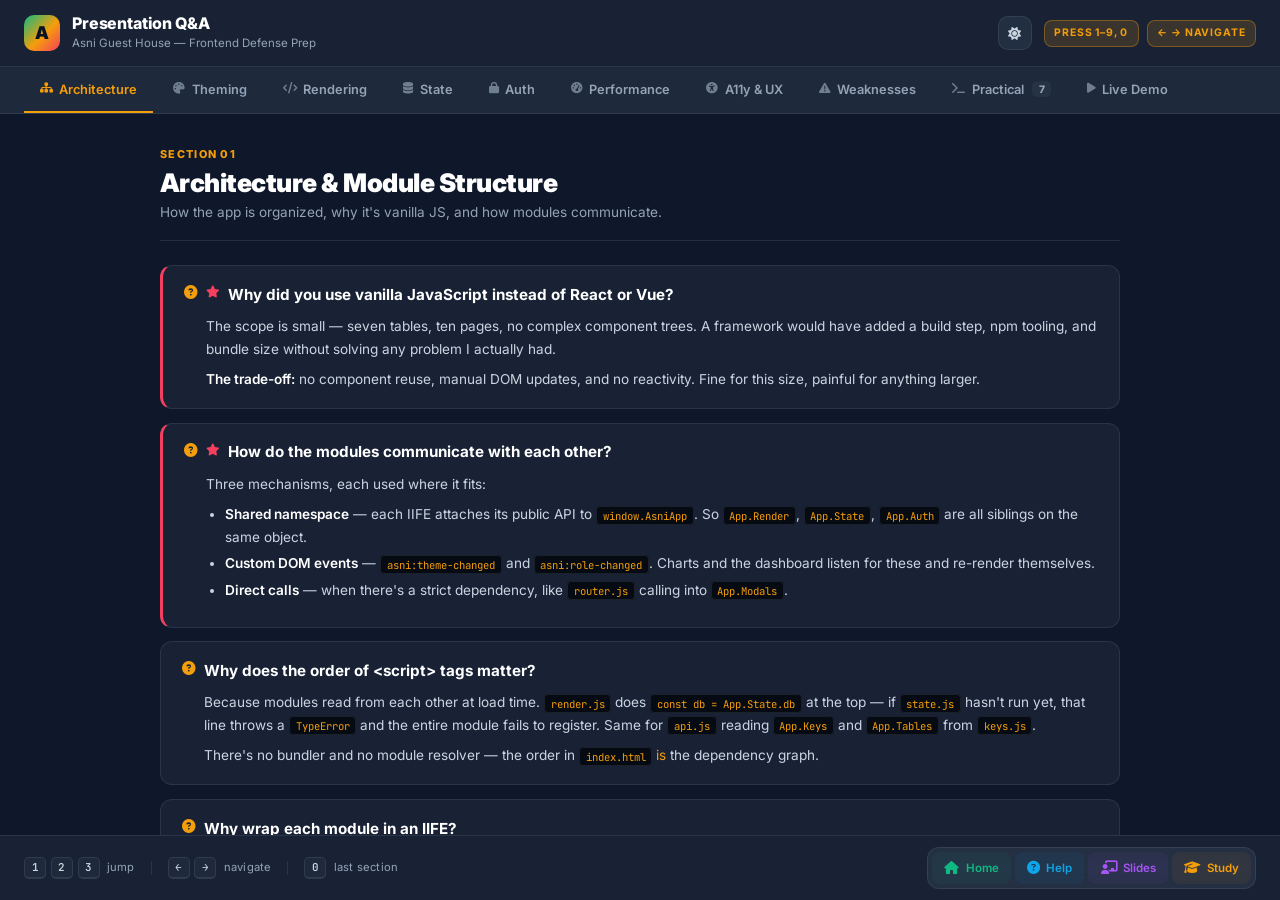
<file: public/qa.html>
<!DOCTYPE html>
<html lang="en" data-theme="dark">
<head>
<meta charset="UTF-8">
<meta name="viewport" content="width=device-width, initial-scale=1.0">
<title>Asni Guest House — Presentation Q&amp;A</title>
<link href="https://fonts.googleapis.com/css2?family=Inter:wght@300;400;500;600;700;800;900&family=JetBrains+Mono:wght@400;500;600&display=swap" rel="stylesheet">
<link rel="stylesheet" href="https://cdnjs.cloudflare.com/ajax/libs/font-awesome/6.4.0/css/all.min.css">
<script>
/* Apply saved theme before paint to prevent flash */
(function () {
  try {
    var saved = localStorage.getItem('asni.qa.theme');
    if (saved === 'light' || saved === 'dark') {
      document.documentElement.setAttribute('data-theme', saved);
    }
  } catch (e) {}
})();
</script>
<style>
  * { box-sizing: border-box; margin: 0; padding: 0; }

  :root {
    --bg: #0f172a;
    --bg-elev: #1e293b;
    --panel: rgba(30, 41, 59, 0.7);
    --panel-soft: rgba(51, 65, 85, 0.4);
    --border: rgba(148, 163, 184, 0.15);
    --border-soft: rgba(148, 163, 184, 0.08);
    --text: #e2e8f0;
    --text-strong: #ffffff;
    --text-mid: #cbd5e1;
    --muted: #94a3b8;
    --code-bg: #060a12;

    --amber: #f59e0b;
    --emerald: #10b981;
    --sky: #0ea5e9;
    --rose: #f43f5e;
    --purple: #a855f7;
    --teal: #14b8a6;
    --indigo: #6366f1;
  }

  /* ============================================================
     Light theme overrides
     ============================================================ */
  [data-theme="light"] {
    --bg: #f1f5f9;
    --bg-elev: #ffffff;
    --panel: rgba(255, 255, 255, 0.85);
    --panel-soft: rgba(241, 245, 249, 0.9);
    --border: rgba(15, 23, 42, 0.10);
    --border-soft: rgba(15, 23, 42, 0.06);
    --text: #334155;
    --text-strong: #0f172a;
    --text-mid: #475569;
    --muted: #64748b;
    --code-bg: #f1f5f9;

    --amber: #d97706;
    --emerald: #059669;
    --sky: #0284c7;
    --rose: #e11d48;
    --purple: #9333ea;
    --teal: #0d9488;
    --indigo: #4f46e5;
  }

  html, body { height: 100%; }
  body {
    font-family: 'Inter', system-ui, -apple-system, sans-serif;
    background: var(--bg);
    color: var(--text);
    line-height: 1.6;
    font-size: 15px;
    overflow: hidden;
    transition: background 0.25s ease, color 0.25s ease;
  }

  .shell {
    display: flex;
    flex-direction: column;
    height: 100vh;
    height: 100dvh;
  }

  /* Header */
  .app-header {
    flex-shrink: 0;
    padding: 0.9rem 1.5rem;
    background: var(--panel);
    border-bottom: 1px solid var(--border);
    backdrop-filter: blur(12px);
    display: flex;
    align-items: center;
    justify-content: space-between;
    gap: 1rem;
  }
  .brand-block { display: flex; align-items: center; gap: 0.75rem; min-width: 0; }
  .brand-mark {
    width: 36px; height: 36px;
    border-radius: 10px;
    background: linear-gradient(135deg, #10b981, #f59e0b 55%, #f43f5e);
    display: grid; place-items: center;
    font-weight: 900; color: #0b1220; font-size: 1.1rem;
    flex-shrink: 0;
  }
  .brand-text { min-width: 0; }
  .brand-text h1 {
    font-size: 1rem;
    font-weight: 800;
    color: var(--text-strong);
    letter-spacing: -0.01em;
    line-height: 1.2;
  }
  .brand-text p {
    font-size: 0.72rem;
    color: var(--muted);
  }
  .header-meta {
    display: flex;
    align-items: center;
    gap: 0.5rem;
    font-size: 0.72rem;
    color: var(--muted);
  }
  .header-meta .pill {
    padding: 0.25rem 0.6rem;
    background: rgba(245, 158, 11, 0.15);
    color: var(--amber);
    border: 1px solid rgba(245, 158, 11, 0.35);
    border-radius: 8px;
    font-weight: 700;
    text-transform: uppercase;
    letter-spacing: 0.08em;
    font-size: 0.65rem;
  }

  .theme-toggle {
    width: 34px;
    height: 34px;
    display: inline-flex;
    align-items: center;
    justify-content: center;
    background: var(--panel-soft);
    border: 1px solid var(--border);
    border-radius: 10px;
    color: var(--text-mid);
    cursor: pointer;
    font-size: 0.82rem;
    transition: color 0.15s, background 0.15s, border-color 0.15s, transform 0.1s;
    padding: 0;
    margin-right: 0.25rem;
    font-family: inherit;
  }
  .theme-toggle:hover {
    color: var(--amber);
    background: rgba(245, 158, 11, 0.12);
    border-color: rgba(245, 158, 11, 0.35);
    transform: translateY(-1px);
  }
  .theme-toggle:active { transform: translateY(0); }
  .theme-toggle:focus-visible {
    outline: 2px solid var(--amber);
    outline-offset: 2px;
  }
  [data-theme="light"] .theme-toggle:hover {
    color: #b45309;
    background: rgba(245, 158, 11, 0.15);
  }

  /* Tab bar */
  .tab-bar {
    flex-shrink: 0;
    background: var(--bg-elev);
    border-bottom: 1px solid var(--border);
    padding: 0 1.5rem;
    display: flex;
    gap: 0.25rem;
    overflow-x: auto;
    scrollbar-width: thin;
  }
  .tab-bar::-webkit-scrollbar { height: 4px; }
  .tab-bar::-webkit-scrollbar-thumb { background: rgba(148, 163, 184, 0.3); border-radius: 4px; }

  .tab-btn {
    flex-shrink: 0;
    padding: 0.85rem 1rem;
    background: transparent;
    border: none;
    color: var(--muted);
    font-size: 0.8rem;
    font-weight: 600;
    font-family: inherit;
    cursor: pointer;
    border-bottom: 2px solid transparent;
    transition: color 0.15s, border-color 0.15s;
    display: flex;
    align-items: center;
    gap: 0.4rem;
    white-space: nowrap;
  }
  .tab-btn i { font-size: 0.72rem; opacity: 0.7; }
  .tab-btn:hover { color: var(--text-mid); }
  .tab-btn.active {
    color: var(--amber);
    border-bottom-color: var(--amber);
  }
  .tab-btn.active i { opacity: 1; }
  .tab-btn .tab-count {
    font-size: 0.65rem;
    font-weight: 800;
    background: var(--panel-soft);
    color: var(--muted);
    padding: 0.1rem 0.4rem;
    border-radius: 5px;
    margin-left: 0.15rem;
  }
  .tab-btn.active .tab-count {
    background: rgba(245, 158, 11, 0.2);
    color: var(--amber);
  }

  /* Main */
  .app-main {
    flex: 1;
    overflow-y: auto;
    padding: 2rem 1.5rem 4rem;
    scrollbar-width: thin;
  }
  .app-main::-webkit-scrollbar { width: 8px; }
  .app-main::-webkit-scrollbar-thumb { background: rgba(148, 163, 184, 0.25); border-radius: 8px; }
  .app-main::-webkit-scrollbar-track { background: transparent; }

  .panel-wrap { max-width: 960px; margin: 0 auto; }

  .panel { display: none; }
  .panel.active {
    display: block;
    animation: fadeIn 0.2s ease-out;
  }
  @keyframes fadeIn {
    from { opacity: 0; transform: translateY(4px); }
    to { opacity: 1; transform: translateY(0); }
  }

  .panel-head {
    margin-bottom: 1.5rem;
    padding-bottom: 1rem;
    border-bottom: 1px solid var(--border);
  }
  .panel-head .eyebrow {
    font-size: 0.68rem;
    font-weight: 800;
    text-transform: uppercase;
    letter-spacing: 0.12em;
    color: var(--amber);
    margin-bottom: 0.3rem;
  }
  .panel-head h2 {
    font-size: 1.6rem;
    font-weight: 900;
    color: var(--text-strong);
    letter-spacing: -0.02em;
    line-height: 1.15;
  }
  .panel-head p {
    color: var(--muted);
    font-size: 0.85rem;
    margin-top: 0.3rem;
    max-width: 60ch;
  }

  /* Q&A cards */
  .qa {
    background: var(--panel);
    border: 1px solid var(--border);
    border-radius: 12px;
    padding: 1.1rem 1.3rem;
    margin-bottom: 0.85rem;
    backdrop-filter: blur(8px);
  }
  .qa.star { border-left: 3px solid var(--rose); }
  .qa.practical { border-left: 3px solid var(--emerald); }

  .qa .q {
    display: flex;
    align-items: flex-start;
    gap: 0.5rem;
    font-weight: 700;
    color: var(--text-strong);
    margin-bottom: 0.65rem;
    font-size: 0.95rem;
    line-height: 1.4;
  }
  .qa .q .q-icon {
    color: var(--amber);
    flex-shrink: 0;
    margin-top: 0.15rem;
    font-size: 0.85rem;
  }
  .qa .q .star-icon {
    color: var(--rose);
    flex-shrink: 0;
    margin-top: 0.15rem;
    font-size: 0.75rem;
  }
  .qa .a {
    color: var(--text-mid);
    font-size: 0.85rem;
    line-height: 1.65;
    padding-left: 1.4rem;
  }
  .qa .a p + p { margin-top: 0.5rem; }
  .qa .a strong { color: var(--text-strong); font-weight: 600; }
  .qa .a em { color: var(--amber); font-style: normal; }

  .qa .a code {
    background: var(--code-bg);
    border: 1px solid var(--border);
    padding: 0.1rem 0.35rem;
    border-radius: 4px;
    font-family: 'JetBrains Mono', ui-monospace, monospace;
    font-size: 0.78em;
    color: var(--amber);
  }
  [data-theme="light"] .qa .a code {
    color: var(--sky);
  }
  .qa .a ul, .qa .a ol {
    margin: 0.5rem 0 0.5rem 1.2rem;
  }
  .qa .a li { margin-bottom: 0.25rem; }

  /* Code blocks */
  .code {
    background: var(--code-bg);
    border: 1px solid var(--border);
    border-radius: 8px;
    padding: 0.85rem 1rem;
    font-family: 'JetBrains Mono', ui-monospace, monospace;
    font-size: 0.76rem;
    color: var(--text-mid);
    overflow-x: auto;
    line-height: 1.55;
    margin: 0.6rem 0;
    white-space: pre;
  }
  .code .k { color: #c792ea; }
  .code .s { color: #c3e88d; }
  .code .c { color: #546e7a; font-style: italic; }
  .code .f { color: #82aaff; }
  .code .n { color: #f78c6c; }

  [data-theme="light"] .code .k { color: #9333ea; }
  [data-theme="light"] .code .s { color: #16a34a; }
  [data-theme="light"] .code .c { color: #94a3b8; }
  [data-theme="light"] .code .f { color: #2563eb; }
  [data-theme="light"] .code .n { color: #ea580c; }

  /* Callouts */
  .callout {
    background: rgba(14, 165, 233, 0.1);
    border-left: 3px solid var(--sky);
    border-radius: 8px;
    padding: 0.85rem 1.1rem;
    font-size: 0.83rem;
    color: #7dd3fc;
    margin: 1rem 0;
  }
  .callout strong { color: #bae6fd; display: block; margin-bottom: 0.3rem; }
  .callout.warn {
    background: rgba(244, 63, 94, 0.1);
    border-left-color: var(--rose);
    color: #fda4af;
  }
  .callout.warn strong { color: #fecdd3; }
  .callout.good {
    background: rgba(16, 185, 129, 0.1);
    border-left-color: var(--emerald);
    color: #6ee7b7;
  }
  .callout.good strong { color: #a7f3d0; }

  /* Light theme callouts — darker text for contrast */
  [data-theme="light"] .callout {
    color: #0369a1;
  }
  [data-theme="light"] .callout strong { color: #075985; }
  [data-theme="light"] .callout.warn {
    background: rgba(225, 29, 72, 0.08);
    color: #be123c;
  }
  [data-theme="light"] .callout.warn strong { color: #9f1239; }
  [data-theme="light"] .callout.good {
    background: rgba(5, 150, 105, 0.08);
    color: #047857;
  }
  [data-theme="light"] .callout.good strong { color: #065f46; }

  /* Practical steps */
  .steps {
    display: flex;
    flex-direction: column;
    gap: 0.65rem;
    margin-top: 0.6rem;
  }
  .step {
    display: flex;
    gap: 0.65rem;
    align-items: flex-start;
  }
  .step-num {
    flex-shrink: 0;
    width: 22px; height: 22px;
    border-radius: 6px;
    background: rgba(16, 185, 129, 0.15);
    color: var(--emerald);
    border: 1px solid rgba(16, 185, 129, 0.35);
    display: grid; place-items: center;
    font-size: 0.68rem;
    font-weight: 800;
    margin-top: 0.1rem;
  }
  .step-body { flex: 1; font-size: 0.83rem; }
  .step-body .step-title {
    color: var(--text-strong);
    font-weight: 600;
    margin-bottom: 0.2rem;
  }

  /* Sub-heading */
  .sub-head {
    font-size: 0.72rem;
    font-weight: 800;
    text-transform: uppercase;
    letter-spacing: 0.1em;
    color: var(--amber);
    margin: 2rem 0 0.75rem;
    padding-top: 1rem;
    border-top: 1px solid var(--border);
  }
  .sub-head:first-of-type {
    margin-top: 0.5rem;
    padding-top: 0;
    border-top: none;
  }

  /* Footer */
  .app-footer {
    flex-shrink: 0;
    padding: 0.7rem 1.5rem;
    background: var(--panel);
    border-top: 1px solid var(--border);
    backdrop-filter: blur(12px);
    display: flex;
    align-items: center;
    justify-content: space-between;
    gap: 1rem;
    min-height: 48px;
  }

  .footer-hint {
    display: flex;
    align-items: center;
    gap: 1rem;
    font-size: 0.72rem;
    color: var(--muted);
    flex-wrap: wrap;
  }
  .hint-group {
    display: inline-flex;
    align-items: center;
    gap: 0.3rem;
  }
  .hint-group kbd {
    display: inline-flex;
    align-items: center;
    justify-content: center;
    min-width: 22px;
    height: 22px;
    padding: 0 0.35rem;
    background: var(--bg-elev);
    border: 1px solid var(--border);
    border-bottom-width: 2px;
    border-radius: 5px;
    font-family: 'JetBrains Mono', ui-monospace, monospace;
    font-size: 0.68rem;
    font-weight: 600;
    color: var(--text-mid);
    line-height: 1;
  }
  [data-theme="light"] .hint-group kbd {
    background: #f8fafc;
    border-color: #cbd5e1;
  }
  .hint-label {
    margin-left: 0.15rem;
    font-size: 0.7rem;
    color: var(--muted);
    letter-spacing: 0.02em;
  }
  .hint-sep {
    width: 1px;
    height: 14px;
    background: var(--border);
  }

  /* Footer toolbar */
  .toolbar {
    display: inline-flex;
    align-items: center;
    gap: 4px;
    padding: 4px;
    background: var(--panel-soft);
    border: 1px solid var(--border);
    border-radius: 12px;
    backdrop-filter: blur(8px);
    -webkit-backdrop-filter: blur(8px);
  }

  .tool-btn {
    position: relative;
    width: 32px;
    height: 32px;
    display: inline-flex;
    align-items: center;
    justify-content: center;
    gap: 0.4rem;
    border: 1px solid transparent;
    background: transparent;
    border-radius: 8px;
    color: var(--tone, var(--muted));
    font-size: 0.82rem;
    font-family: inherit;
    cursor: pointer;
    text-decoration: none;
    padding: 0;
    transition:
      color 0.15s,
      background 0.15s,
      border-color 0.15s,
      transform 0.1s;
  }

  .tool-btn:hover {
    background: color-mix(in srgb, var(--tone, var(--amber)) 16%, transparent);
    border-color: color-mix(in srgb, var(--tone, var(--amber)) 45%, transparent);
    transform: translateY(-1px);
  }
  .tool-btn:active {
    transform: translateY(0);
  }
  .tool-btn:focus-visible {
    outline: 2px solid var(--tone, var(--amber));
    outline-offset: 2px;
  }

  .tool-btn[data-tone] {
    background: color-mix(in srgb, var(--tone) 6%, transparent);
  }

  .tool-btn[data-tone="sky"]     { --tone: #0ea5e9; }
  .tool-btn[data-tone="purple"]  { --tone: #a855f7; }
  .tool-btn[data-tone="amber"]   { --tone: #f59e0b; }
  .tool-btn[data-tone="emerald"] { --tone: #10b981; }
  .tool-btn[data-tone="teal"]    { --tone: #14b8a6; }
  .tool-btn[data-tone="slate"]   { --tone: #94a3b8; }
  .tool-btn[data-tone="rose"]    { --tone: #f43f5e; }
  .tool-btn[data-tone="indigo"]  { --tone: #6366f1; }

  [data-theme="light"] .tool-btn[data-tone] {
    background: color-mix(in srgb, var(--tone) 8%, transparent);
  }
  [data-theme="light"] .tool-btn:hover {
    background: color-mix(in srgb, var(--tone, var(--amber)) 18%, transparent);
  }

  .tool-btn-text {
    display: none;
    font-size: 0.72rem;
    font-weight: 600;
    white-space: nowrap;
  }

  @media (min-width: 1100px) {
    .tool-btn {
      width: auto;
      padding: 0 0.7rem;
    }
    .tool-btn-text {
      display: inline;
    }
  }

  @media (min-width: 1400px) {
    .tool-btn {
      padding: 0 0.85rem;
      gap: 0.55rem;
    }
  }

  /* Overflow safety */
  .qa, .qa .a, .step, .step-body, .panel, .panel-wrap, .app-main {
    min-width: 0;
  }
  .code { max-width: 100%; }

  @media (max-width: 640px) {
    .app-header { padding: 0.7rem 1rem; }
    .tab-bar { padding: 0 1rem; }
    .app-main { padding: 1.25rem 1rem 3rem; }
    .panel-head h2 { font-size: 1.25rem; }
    .brand-text p { display: none; }
    .header-meta .pill { display: none; }
    .app-footer {
      flex-direction: column;
      align-items: flex-start;
      gap: 0.5rem;
      padding: 0.7rem 1rem;
      font-size: 0.65rem;
    }
    .footer-hint { gap: 0.75rem; }
    .hint-sep { display: none; }
    .app-footer .toolbar { align-self: flex-end; }
  }

  @media print {
    body { overflow: visible; background: #fff; color: #000; height: auto; }
    .shell { height: auto; display: block; }
    .app-header, .app-footer, .tab-bar { display: none; }
    .app-main { overflow: visible; padding: 0; height: auto; }
    .panel { display: block !important; page-break-after: always; }
    .panel.active { animation: none; }
    .qa { background: #fff; border: 1px solid #ccc; break-inside: avoid; }
    .qa .a { color: #333; }
    .qa .a code, .code { background: #f1f5f9; color: #000; }
  }
</style>
</head>
<body>

<div class="shell">

  <header class="app-header">
    <div class="brand-block">
      <div class="brand-mark">A</div>
      <div class="brand-text">
        <h1>Presentation Q&amp;A</h1>
        <p>Asni Guest House — Frontend Defense Prep</p>
      </div>
    </div>
    <div class="header-meta">
      <button class="theme-toggle" id="themeToggle" title="Toggle theme" aria-label="Toggle theme">
        <i class="fa-solid fa-sun" id="themeIcon"></i>
      </button>
      <span class="pill">Press 1–9, 0</span>
      <span class="pill">← → navigate</span>
    </div>
  </header>

  <nav class="tab-bar" role="tablist">
    <button class="tab-btn active" data-tab="arch" role="tab"><i class="fa-solid fa-sitemap"></i> Architecture</button>
    <button class="tab-btn" data-tab="theme" role="tab"><i class="fa-solid fa-palette"></i> Theming</button>
    <button class="tab-btn" data-tab="render" role="tab"><i class="fa-solid fa-code"></i> Rendering</button>
    <button class="tab-btn" data-tab="state" role="tab"><i class="fa-solid fa-database"></i> State</button>
    <button class="tab-btn" data-tab="auth" role="tab"><i class="fa-solid fa-lock"></i> Auth</button>
    <button class="tab-btn" data-tab="perf" role="tab"><i class="fa-solid fa-gauge-high"></i> Performance</button>
    <button class="tab-btn" data-tab="a11y" role="tab"><i class="fa-solid fa-universal-access"></i> A11y &amp; UX</button>
    <button class="tab-btn" data-tab="weak" role="tab"><i class="fa-solid fa-triangle-exclamation"></i> Weaknesses</button>
    <button class="tab-btn" data-tab="practical" role="tab"><i class="fa-solid fa-terminal"></i> Practical <span class="tab-count">7</span></button>
    <button class="tab-btn" data-tab="demo" role="tab"><i class="fa-solid fa-play"></i> Live Demo</button>
  </nav>

  <main class="app-main">
    <div class="panel-wrap">

      <!-- ============ 1. ARCHITECTURE ============ -->
      <section class="panel active" data-panel="arch">
        <div class="panel-head">
          <div class="eyebrow">Section 01</div>
          <h2>Architecture &amp; Module Structure</h2>
          <p>How the app is organized, why it's vanilla JS, and how modules communicate.</p>
        </div>

        <div class="qa star">
          <div class="q"><i class="fa-solid fa-circle-question q-icon"></i><i class="fa-solid fa-star star-icon"></i><span>Why did you use vanilla JavaScript instead of React or Vue?</span></div>
          <div class="a">
            <p>The scope is small — seven tables, ten pages, no complex component trees. A framework would have added a build step, npm tooling, and bundle size without solving any problem I actually had.</p>
            <p><strong>The trade-off:</strong> no component reuse, manual DOM updates, and no reactivity. Fine for this size, painful for anything larger.</p>
          </div>
        </div>

        <div class="qa star">
          <div class="q"><i class="fa-solid fa-circle-question q-icon"></i><i class="fa-solid fa-star star-icon"></i><span>How do the modules communicate with each other?</span></div>
          <div class="a">
            <p>Three mechanisms, each used where it fits:</p>
            <ul>
              <li><strong>Shared namespace</strong> — each IIFE attaches its public API to <code>window.AsniApp</code>. So <code>App.Render</code>, <code>App.State</code>, <code>App.Auth</code> are all siblings on the same object.</li>
              <li><strong>Custom DOM events</strong> — <code>asni:theme-changed</code> and <code>asni:role-changed</code>. Charts and the dashboard listen for these and re-render themselves.</li>
              <li><strong>Direct calls</strong> — when there's a strict dependency, like <code>router.js</code> calling into <code>App.Modals</code>.</li>
            </ul>
          </div>
        </div>

        <div class="qa">
          <div class="q"><i class="fa-solid fa-circle-question q-icon"></i><span>Why does the order of &lt;script&gt; tags matter?</span></div>
          <div class="a">
            <p>Because modules read from each other at load time. <code>render.js</code> does <code>const db = App.State.db</code> at the top — if <code>state.js</code> hasn't run yet, that line throws a <code>TypeError</code> and the entire module fails to register. Same for <code>api.js</code> reading <code>App.Keys</code> and <code>App.Tables</code> from <code>keys.js</code>.</p>
            <p>There's no bundler and no module resolver — the order in <code>index.html</code> <em>is</em> the dependency graph.</p>
          </div>
        </div>

        <div class="qa">
          <div class="q"><i class="fa-solid fa-circle-question q-icon"></i><span>Why wrap each module in an IIFE?</span></div>
          <div class="a">
            <p>Encapsulation. Variables inside <code>(function(App){ … })(window.AsniApp)</code> don't leak to global scope. Only what's explicitly assigned — <code>App.Render = {…}</code> — becomes public.</p>
          </div>
        </div>
      </section>

      <!-- ============ 2. THEME ============ -->
      <section class="panel" data-panel="theme">
        <div class="panel-head">
          <div class="eyebrow">Section 02</div>
          <h2>Theming &amp; CSS</h2>
          <p>CSS custom properties, role accents, and the theme toggle.</p>
        </div>

        <div class="qa star">
          <div class="q"><i class="fa-solid fa-circle-question q-icon"></i><i class="fa-solid fa-star star-icon"></i><span>How does the dark/light toggle work?</span></div>
          <div class="a">
            <p><code>theme.js</code> sets <code>document.documentElement.setAttribute('data-theme', 'dark'|'light')</code>. Every color in <code>style.css</code> is a CSS custom property defined on <code>:root</code> and overridden on <code>[data-theme="light"]</code>.</p>
            <p>Flipping one attribute changes every color in the app. No class shuffling, no inline styles, no re-render.</p>
          </div>
        </div>

        <div class="qa">
          <div class="q"><i class="fa-solid fa-circle-question q-icon"></i><span>Why CSS custom properties instead of Sass variables?</span></div>
          <div class="a">
            <p>Custom properties can change at runtime on any element; Sass variables are compile-time constants. Since the theme flips live, custom properties are the correct tool.</p>
          </div>
        </div>

        <div class="qa star">
          <div class="q"><i class="fa-solid fa-circle-question q-icon"></i><i class="fa-solid fa-star star-icon"></i><span>You load Tailwind but barely use it. Why?</span></div>
          <div class="a">
            <p>It was a starting scaffold that never got removed. The final CSS is 95% custom. <strong>The Tailwind CDN adds ~70 KB gzipped for two utility classes</strong> (<code>h-full</code> and <code>hidden</code>) that are both already in <code>style.css</code>.</p>
            <p>Honest answer: it should have been removed. It's the biggest single performance win available.</p>
          </div>
        </div>

        <div class="qa">
          <div class="q"><i class="fa-solid fa-circle-question q-icon"></i><span>How does the role-based accent color work?</span></div>
          <div class="a">
            <p><code>body.role-admin</code>, <code>body.role-receptionist</code>, <code>body.role-guest</code> each define <code>--role-accent</code>, <code>--role-accent-soft</code>, <code>--role-accent-text</code>. Every component that wants a role-tinted border or background reads the token.</p>
            <p>One class swap on <code>&lt;body&gt;</code> re-themes the shell, the sidebar active state, the top accent bar, and the login button.</p>
          </div>
        </div>

        <div class="qa">
          <div class="q"><i class="fa-solid fa-circle-question q-icon"></i><span>How did you handle responsive design?</span></div>
          <div class="a">
            <p>Mobile-first media queries at 480, 640, 768, and 1024 px. The sidebar becomes an overlay under 768px. Table columns hide via <code>.hide-sm</code>, <code>.hide-md</code>, <code>.hide-lg</code>. The KPI grid goes 4 → 2 → 1 columns.</p>
          </div>
        </div>
      </section>

      <!-- ============ 3. RENDERING ============ -->
      <section class="panel" data-panel="render">
        <div class="panel-head">
          <div class="eyebrow">Section 03</div>
          <h2>Rendering &amp; DOM</h2>
          <p>XSS escaping, innerHTML trade-offs, and the state reference gotcha.</p>
        </div>

        <div class="qa star">
          <div class="q"><i class="fa-solid fa-circle-question q-icon"></i><i class="fa-solid fa-star star-icon"></i><span>How do you prevent XSS?</span></div>
          <div class="a">
            <p>Every string that comes from the database is passed through <code>App.Utils.esc()</code> before being concatenated into <code>innerHTML</code>. <code>esc()</code> replaces <code>&amp; &lt; &gt; " '</code> with their HTML entities.</p>
            <p><strong>The limits:</strong> this handles the common cases but isn't a full sanitizer. A stricter approach would use <code>textContent</code> everywhere — but that costs readability.</p>
          </div>
        </div>

        <div class="qa">
          <div class="q"><i class="fa-solid fa-circle-question q-icon"></i><span>Why <code>innerHTML</code> instead of <code>createElement</code>?</span></div>
          <div class="a">
            <p>Readability and speed of writing. A template literal is much shorter than a series of <code>createElement</code> + <code>appendChild</code> calls, especially for tables with 8+ columns.</p>
            <p><strong>Trade-off:</strong> parse cost on every render, plus the XSS risk above.</p>
          </div>
        </div>

        <div class="qa star">
          <div class="q"><i class="fa-solid fa-circle-question q-icon"></i><i class="fa-solid fa-star star-icon"></i><span>Why does <code>render.js</code> capture <code>db</code> at module load?</span></div>
          <div class="a">
            <p><code>render.js</code> does <code>const db = App.State.db</code> at the top — it captures a <strong>reference</strong> to the object, not a copy.</p>
            <p>When <code>app.js</code> loads data, it must call <code>Object.assign(App.State.db, freshData)</code>, not <code>App.State.db = freshData</code>. If it reassigns, the render module still points at the old empty object and every table renders empty.</p>
            <p><strong>I hit this bug during development</strong> — all tables were empty after a successful fetch. Root cause was reassigning instead of mutating.</p>
          </div>
        </div>

        <div class="qa">
          <div class="q"><i class="fa-solid fa-circle-question q-icon"></i><span>How do you handle chart re-renders?</span></div>
          <div class="a">
            <p><code>charts.js</code> keeps instance references — <code>revenueChartInst</code> and <code>categoryChartInst</code>. Before creating a new chart on the same canvas, it calls <code>.destroy()</code> on the previous instance.</p>
            <p>Skipping the destroy is a classic Chart.js bug: stale canvas state, duplicated listeners, and eventually a memory leak.</p>
          </div>
        </div>
      </section>

      <!-- ============ 4. STATE ============ -->
      <section class="panel" data-panel="state">
        <div class="panel-head">
          <div class="eyebrow">Section 04</div>
          <h2>State &amp; Data Flow</h2>
          <p>Single shared object, imperative re-render, and offline fallback.</p>
        </div>

        <div class="qa star">
          <div class="q"><i class="fa-solid fa-circle-question q-icon"></i><i class="fa-solid fa-star star-icon"></i><span>Where does application state live?</span></div>
          <div class="a">
            <p>One object: <code>App.State.db</code>, initialized in <code>state.js</code> with empty arrays for every table. It's loaded from the D1 API in <code>app.js</code> via <code>App.Api.loadAllFromD1()</code>. Every module reads from this single object and re-renders from it.</p>
          </div>
        </div>

        <div class="qa star">
          <div class="q"><i class="fa-solid fa-circle-question q-icon"></i><i class="fa-solid fa-star star-icon"></i><span>How does the UI stay in sync with the data?</span></div>
          <div class="a">
            <p>Imperatively. Every write operation — <code>dbInsert</code>, <code>dbUpdate</code>, <code>dbDelete</code> — calls <code>App.State.reload()</code>, which re-fetches everything and calls <code>App.Render.renderAll()</code>.</p>
            <p>It's not reactive — it's a full re-render on every mutation. Fine for this scale, painful for larger datasets.</p>
          </div>
        </div>

        <div class="qa">
          <div class="q"><i class="fa-solid fa-circle-question q-icon"></i><span>Why not Redux, Zustand, or signals?</span></div>
          <div class="a">
            <p>Same reason as no framework — no build step, no dependencies, small scope. <code>renderAll()</code> after every mutation is simpler to reason about than wiring up an observer system.</p>
          </div>
        </div>

        <div class="qa">
          <div class="q"><i class="fa-solid fa-circle-question q-icon"></i><span>What happens if the API is offline?</span></div>
          <div class="a">
            <p><code>App.Api.online</code> flips to false. <code>state.js</code> falls back to <code>localStorage</code> via <code>loadLocalCache()</code>. Writes go to memory and persist to <code>localStorage</code> instead of D1. When the API returns, the next <code>reload()</code> overwrites local changes — a known limitation.</p>
          </div>
        </div>
      </section>

      <!-- ============ 5. AUTH ============ -->
      <section class="panel" data-panel="auth">
        <div class="panel-head">
          <div class="eyebrow">Section 05</div>
          <h2>Auth &amp; Roles</h2>
          <p>Client-side auth, role gating, and the honest security answer.</p>
        </div>

        <div class="qa star">
          <div class="q"><i class="fa-solid fa-circle-question q-icon"></i><i class="fa-solid fa-star star-icon"></i><span>How does authentication work?</span></div>
          <div class="a">
            <p>Users pick a role (Admin, Receptionist, or Guest). Staff roles require a password; the password is compared against the <code>password</code> column in the users table.</p>
            <p>On success, a session object is stored in <code>localStorage</code> (if "Remember me" is checked) or <code>sessionStorage</code> (if not).</p>
          </div>
        </div>

        <div class="qa star">
          <div class="q"><i class="fa-solid fa-circle-question q-icon"></i><i class="fa-solid fa-star star-icon"></i><span>Is this secure?</span></div>
          <div class="a">
            <p><strong>No, and I want to be direct about that.</strong> It's client-side authentication. Anyone with DevTools can edit <code>localStorage.asni.session</code> and set <code>role: 'admin'</code>, or call <code>/api/query</code> directly.</p>
            <p>Real auth needs a <code>/api/login</code> endpoint on the Worker, server-side password hashing, and a signed session token required on every query.</p>
          </div>
        </div>

        <div class="qa">
          <div class="q"><i class="fa-solid fa-circle-question q-icon"></i><span>How does role gating work?</span></div>
          <div class="a">
            <p>Two mechanisms:</p>
            <ul>
              <li><code>data-roles</code> attributes on nav buttons and dashboard elements — <code>setRole()</code> toggles <code>is-hidden</code> on anything whose role list doesn't include the current role.</li>
              <li><code>.can-edit</code> class on buttons — hidden for guests.</li>
            </ul>
            <p><strong>Both are cosmetic.</strong> Removing <code>display: none</code> in DevTools reveals the buttons.</p>
          </div>
        </div>

        <div class="qa">
          <div class="q"><i class="fa-solid fa-circle-question q-icon"></i><span>Why is Guest the default?</span></div>
          <div class="a">
            <p>Because most visitors aren't staff — they just want to see rooms and the menu. Forcing a login for public content is bad UX. Staff opt in to elevation via the toolbar door icon.</p>
          </div>
        </div>
      </section>

      <!-- ============ 6. PERF ============ -->
      <section class="panel" data-panel="perf">
        <div class="panel-head">
          <div class="eyebrow">Section 06</div>
          <h2>Performance</h2>
          <p>What's slow, what's fast, and what would be fixed first.</p>
        </div>

        <div class="qa star">
          <div class="q"><i class="fa-solid fa-circle-question q-icon"></i><i class="fa-solid fa-star star-icon"></i><span>What's the biggest performance issue?</span></div>
          <div class="a">
            <p>Blocking CDN requests in <code>&lt;head&gt;</code> — Tailwind, Chart.js, Font Awesome, and Google Fonts. None are <code>async</code> or <code>defer</code>red. On a slow connection the page is blank until all four finish.</p>
            <p><strong>Biggest win:</strong> removing Tailwind (~70 KB gzipped for two utility classes).</p>
          </div>
        </div>

        <div class="qa">
          <div class="q"><i class="fa-solid fa-circle-question q-icon"></i><span>How many network round-trips on load?</span></div>
          <div class="a">
            <p>One health check, then seven parallel table queries. <code>Promise.all</code> fires them together, so it's effectively one round-trip of latency, not seven.</p>
          </div>
        </div>

        <div class="qa">
          <div class="q"><i class="fa-solid fa-circle-question q-icon"></i><span>Does the app work offline?</span></div>
          <div class="a">
            <p>Partially. Last loaded state is cached in <code>localStorage</code> and rendered on next load if the API fails. Reads work; writes go to memory + cache and are lost on the next successful <code>reload()</code>.</p>
          </div>
        </div>
      </section>

      <!-- ============ 7. A11Y ============ -->
      <section class="panel" data-panel="a11y">
        <div class="panel-head">
          <div class="eyebrow">Section 07</div>
          <h2>Accessibility &amp; UX</h2>
          <p>Keyboard, screen readers, and the improvements that mattered.</p>
        </div>

        <div class="qa">
          <div class="q"><i class="fa-solid fa-circle-question q-icon"></i><span>Does keyboard navigation work?</span></div>
          <div class="a">
            <p>Partially. Tab order is natural. Modals don't trap focus — you can Tab out of a modal into the page behind it. Escape closes most modals. Not audited for full WCAG compliance.</p>
          </div>
        </div>

        <div class="qa">
          <div class="q"><i class="fa-solid fa-circle-question q-icon"></i><span>What about screen readers?</span></div>
          <div class="a">
            <p>Icon-only buttons have <code>title</code> attributes but not always <code>aria-label</code>. Form labels aren't associated with inputs via <code>for</code>/<code>id</code>. A real gap I should have done better on.</p>
          </div>
        </div>

        <div class="qa">
          <div class="q"><i class="fa-solid fa-circle-question q-icon"></i><span>Any UX improvements you're proud of?</span></div>
          <div class="a">
            <p>The boot-gate fix: adding <code>body.is-booting</code> with <code>.app-body { visibility: hidden }</code> until <code>App.boot()</code> completes. Before that, the dashboard flashed briefly before the login modal appeared — that's now gone.</p>
          </div>
        </div>
      </section>

      <!-- ============ 8. WEAKNESSES ============ -->
      <section class="panel" data-panel="weak">
        <div class="panel-head">
          <div class="eyebrow">Section 08</div>
          <h2>Honest Weaknesses</h2>
          <p>Traps teachers set. Have real answers — don't get defensive.</p>
        </div>

        <div class="callout warn">
          <strong>These are probes, not attacks.</strong> They're testing whether you understand your own trade-offs. Answer honestly, name the limitation, and propose a fix.
        </div>

        <div class="qa star">
          <div class="q"><i class="fa-solid fa-circle-question q-icon"></i><i class="fa-solid fa-star star-icon"></i><span>If you started again, what would you do differently?</span></div>
          <div class="a">
            <ul>
              <li>Use real ES modules with <code>import</code>/<code>export</code> instead of <code>window.AsniApp</code></li>
              <li>Remove Tailwind, keep pure custom CSS</li>
              <li>Add a small build step (Vite) — not a framework, just bundling</li>
              <li>Real server-side auth from day one</li>
            </ul>
          </div>
        </div>

        <div class="qa">
          <div class="q"><i class="fa-solid fa-circle-question q-icon"></i><span>What's the worst part of this codebase?</span></div>
          <div class="a">
            <p>Two honest answers: (1) the <code>render.js</code> reference capture of <code>App.State.db</code> is fragile — it works only because every writer mutates instead of reassigning. (2) <code>innerHTML</code> + manual escaping is one bug in <code>esc()</code> away from an XSS hole.</p>
          </div>
        </div>

        <div class="qa">
          <div class="q"><i class="fa-solid fa-circle-question q-icon"></i><span>How would you scale this to fifty guest houses?</span></div>
          <div class="a">
            <p>Multi-tenant DB with a <code>tenant_id</code> column on every table. Real auth with real sessions and permissions. Probably a framework at that point — the manual re-render model gets unwieldy fast.</p>
          </div>
        </div>

        <div class="qa">
          <div class="q"><i class="fa-solid fa-circle-question q-icon"></i><span>Show me a bug you fixed.</span></div>
          <div class="a">
            <p>Pick one and tell the story:</p>
            <ul>
              <li><strong>State reference bug</strong> — reassigning <code>App.State.db</code> broke render's captured reference</li>
              <li><strong>Chart instance leak</strong> — recreating without destroy caused memory growth</li>
              <li><strong>Boot-order flash</strong> — dashboard visible before login modal</li>
              <li><strong>Role-gating regression</strong> — <code>is-hidden</code> class was applied but no generic CSS rule existed to honor it outside nav buttons</li>
            </ul>
          </div>
        </div>
      </section>

      <!-- ============ 9. PRACTICAL ============ -->
      <section class="panel" data-panel="practical">
        <div class="panel-head">
          <div class="eyebrow">Section 09</div>
          <h2>Practical Coding Tasks</h2>
          <p>Live-coding prompts. Practice each one until you can do it without notes.</p>
        </div>

        <div class="callout good">
          <strong>How to approach live coding under pressure.</strong> Read the prompt twice. Say out loud what file you're opening and why. Type slowly. If you forget a key name, look it up — teachers respect that more than blanking.
        </div>

        <!-- Task 1 -->
        <div class="qa practical">
          <div class="q"><i class="fa-solid fa-terminal q-icon"></i><span>Task 1 — Add a new column to a table and its form</span></div>
          <div class="a">
            <p><strong>Prompt:</strong> "Add a <code>floor</code> column to rooms. Show it in the table and the form."</p>
            <div class="steps">
              <div class="step">
                <div class="step-num">1</div>
                <div class="step-body">
                  <div class="step-title">D1 web console — add the column</div>
                  <div class="code">ALTER TABLE rooms ADD COLUMN floor INTEGER DEFAULT 1;</div>
                </div>
              </div>
              <div class="step">
                <div class="step-num">2</div>
                <div class="step-body">
                  <div class="step-title">Add the form input in <code>index.html</code>, inside <code>#formRoom</code></div>
                  <div class="code">&lt;div&gt;
  &lt;label data-i18n=<span class="s">"lbl_floor"</span>&gt;Floor&lt;/label&gt;
  &lt;input type=<span class="s">"number"</span> id=<span class="s">"roomFloorInput"</span> min=<span class="s">"1"</span> value=<span class="s">"1"</span>&gt;
&lt;/div&gt;</div>
                </div>
              </div>
              <div class="step">
                <div class="step-num">3</div>
                <div class="step-body">
                  <div class="step-title">In <code>modals.js</code>, <code>openRoomModal()</code>, inside the <code>if (id)</code> block</div>
                  <div class="code">document.getElementById(<span class="s">'roomFloorInput'</span>).value = r.floor || 1;</div>
                </div>
              </div>
              <div class="step">
                <div class="step-num">4</div>
                <div class="step-body">
                  <div class="step-title">In <code>handleRoomSubmit()</code>, add to payload</div>
                  <div class="code">floor: parseInt(document.getElementById(<span class="s">'roomFloorInput'</span>).value) || 1,</div>
                </div>
              </div>
              <div class="step">
                <div class="step-num">5</div>
                <div class="step-body">
                  <div class="step-title">In <code>render.js</code>, <code>renderRooms()</code>, add a <code>&lt;td&gt;</code></div>
                  <div class="code">&lt;td&gt;${r.floor || 1}&lt;/td&gt;</div>
                </div>
              </div>
              <div class="step">
                <div class="step-num">6</div>
                <div class="step-body">
                  <div class="step-title">Reload. Add a room. Check the value persists.</div>
                </div>
              </div>
            </div>
            <p style="margin-top:0.75rem"><strong>What they're testing:</strong> the full CRUD loop — schema → form → payload → render.</p>
          </div>
        </div>

        <!-- Task 2 -->
        <div class="qa practical">
          <div class="q"><i class="fa-solid fa-terminal q-icon"></i><span>Task 2 — Add a new admin-only nav button</span></div>
          <div class="a">
            <p><strong>Prompt:</strong> "Add a new tab that only admins can see."</p>
            <div class="steps">
              <div class="step">
                <div class="step-num">1</div>
                <div class="step-body">
                  <div class="step-title">In <code>index.html</code>, inside the sidebar</div>
                  <div class="code">&lt;button data-tab=<span class="s">"audit"</span> class=<span class="s">"nav-btn"</span> data-roles=<span class="s">"admin"</span>&gt;
  &lt;i class=<span class="s">"fa-solid fa-clipboard-list nav-icon"</span>&gt;&lt;/i&gt;
  &lt;span&gt;Audit Log&lt;/span&gt;
&lt;/button&gt;</div>
                </div>
              </div>
              <div class="step">
                <div class="step-num">2</div>
                <div class="step-body">
                  <div class="step-title">Add a matching section in <code>&lt;main&gt;</code></div>
                  <div class="code">&lt;section id=<span class="s">"tab-audit"</span> class=<span class="s">"tab-page hidden"</span>&gt;
  &lt;h2 class=<span class="s">"page-title"</span>&gt;Audit Log&lt;/h2&gt;
&lt;/section&gt;</div>
                </div>
              </div>
              <div class="step">
                <div class="step-num">3</div>
                <div class="step-body">
                  <div class="step-title">Reload. Sign in as admin → button appears. Sign out → button gone.</div>
                </div>
              </div>
            </div>
            <p style="margin-top:0.75rem"><strong>What they're testing:</strong> the <code>data-roles</code> gating and the tab system.</p>
          </div>
        </div>

        <!-- Task 3 -->
        <div class="qa practical">
          <div class="q"><i class="fa-solid fa-terminal q-icon"></i><span>Task 3 — Write a small pure function</span></div>
          <div class="a">
            <p><strong>Prompt:</strong> "Given an array of bookings, return total revenue for a specific month."</p>
            <p>Open DevTools → Console and write:</p>
            <div class="code"><span class="k">function</span> <span class="f">monthlyRevenue</span>(bookings, monthKey) {
  <span class="k">return</span> bookings
    .<span class="f">filter</span>(b => (b.check_in_date || <span class="s">''</span>).<span class="f">startsWith</span>(monthKey))
    .<span class="f">reduce</span>((sum, b) => sum + Number(b.total_amount_etb || <span class="n">0</span>), <span class="n">0</span>);
}

<span class="f">monthlyRevenue</span>(AsniApp.State.db.bookings, <span class="s">'2026-03'</span>);</div>
            <p><strong>What they're testing:</strong> can you write JS without a framework — <code>filter</code> + <code>reduce</code>, no library.</p>
          </div>
        </div>

        <!-- Task 4 -->
        <div class="qa practical">
          <div class="q"><i class="fa-solid fa-terminal q-icon"></i><span>Task 4 — Change a visual and explain it</span></div>
          <div class="a">
            <p><strong>Prompt:</strong> "Change the accent color of the revenue KPI."</p>
            <p>Open <code>style.css</code>, find:</p>
            <div class="code">.kpi-emerald { border-left-color: <span class="n">#10b981</span>; }</div>
            <p>Change to <code>#8b5cf6</code> (purple). Reload.</p>
            <p><strong>What they're testing:</strong> do you know where styles live and how the CSS is organized.</p>
          </div>
        </div>

        <!-- Task 5 -->
        <div class="qa practical">
          <div class="q"><i class="fa-solid fa-terminal q-icon"></i><span>Task 5 — Add a new chart (bar chart of bookings per month)</span></div>
          <div class="a">
            <p><strong>Prompt:</strong> "Add a bar chart showing the number of bookings per month."</p>
            <p><strong>Step 1</strong> — In <code>index.html</code>, inside <code>.charts-grid</code>, add a panel:</p>
            <div class="code">&lt;div class=<span class="s">"glass-panel chart-panel"</span> data-roles=<span class="s">"admin,receptionist"</span>&gt;
  &lt;h3 class=<span class="s">"panel-title"</span>&gt;Bookings per Month&lt;/h3&gt;
  &lt;div class=<span class="s">"chart-box"</span>&gt;&lt;canvas id=<span class="s">"bookingsChart"</span>&gt;&lt;/canvas&gt;&lt;/div&gt;
&lt;/div&gt;</div>
            <p style="margin-top:0.5rem"><strong>Step 2</strong> — In <code>charts.js</code>, add instance at the top:</p>
            <div class="code"><span class="k">let</span> bookingsChartInst = <span class="k">null</span>;</div>
            <p style="margin-top:0.5rem"><strong>Step 3</strong> — Inside <code>renderCharts()</code>, after the category chart:</p>
            <div class="code"><span class="k">const</span> ctx3 = document.<span class="f">getElementById</span>(<span class="s">'bookingsChart'</span>);
<span class="k">if</span> (ctx3 &amp;&amp; window.Chart &amp;&amp; !isGuest) {
  <span class="k">if</span> (bookingsChartInst) bookingsChartInst.<span class="f">destroy</span>();
  <span class="k">const</span> labels = [], data = [];
  <span class="k">const</span> now = <span class="k">new</span> <span class="f">Date</span>();
  <span class="k">for</span> (<span class="k">let</span> i = <span class="n">5</span>; i &gt;= <span class="n">0</span>; i--) {
    <span class="k">const</span> d = <span class="k">new</span> <span class="f">Date</span>(now.<span class="f">getFullYear</span>(), now.<span class="f">getMonth</span>() - i, <span class="n">1</span>);
    <span class="k">const</span> key = d.<span class="f">toISOString</span>().<span class="f">slice</span>(<span class="n">0</span>, <span class="n">7</span>);
    labels.<span class="f">push</span>(d.<span class="f">toLocaleString</span>(<span class="s">'en-US'</span>, { month: <span class="s">'short'</span> }));
    data.<span class="f">push</span>(db.bookings.<span class="f">filter</span>(b =&gt; (b.check_in_date || <span class="s">''</span>).<span class="f">startsWith</span>(key)).length);
  }
  bookingsChartInst = <span class="k">new</span> <span class="f">Chart</span>(ctx3, {
    type: <span class="s">'bar'</span>,
    data: { labels, datasets: [{ data, backgroundColor: <span class="s">'#0ea5e9'</span> }] },
    options: { responsive: <span class="k">true</span>, maintainAspectRatio: <span class="k">false</span>,
               plugins: { legend: { display: <span class="k">false</span> } } }
  });
}</div>
            <p style="margin-top:0.75rem"><strong>What they're testing:</strong> Chart.js lifecycle, instance tracking, canvas management.</p>
          </div>
        </div>

        <!-- Task 6 -->
        <div class="qa practical">
          <div class="q"><i class="fa-solid fa-terminal q-icon"></i><span>Task 6 — Add a new theme token</span></div>
          <div class="a">
            <p><strong>Prompt:</strong> "Add a new color token and use it somewhere."</p>
            <p><strong>Step 1</strong> — In <code>style.css</code>, in <code>:root</code>:</p>
            <div class="code">--highlight: <span class="n">#06b6d4</span>;</div>
            <p><strong>Step 2</strong> — In <code>[data-theme="light"]</code>:</p>
            <div class="code">--highlight: <span class="n">#0891b2</span>;</div>
            <p><strong>Step 3</strong> — Use it somewhere:</p>
            <div class="code">.kpi-emerald .kpi-value { color: <span class="k">var</span>(--highlight); }</div>
            <p><strong>What they're testing:</strong> the token system and theme override mechanism.</p>
          </div>
        </div>

        <!-- Task 7 -->
        <div class="qa practical">
          <div class="q"><i class="fa-solid fa-terminal q-icon"></i><span>Task 7 — Find a planted bug</span></div>
          <div class="a">
            <p><strong>Prompt:</strong> "Something is broken. Find and fix it."</p>
            <p>Common plants and how to spot each:</p>
            <ul>
              <li><strong>Missing <code>data-roles</code></strong> — an admin-only button appears for guests. Search the HTML for the button.</li>
              <li><strong>Renamed state property</strong> — swap <code>App.State.db</code> for <code>App.State.data</code> in one file. Console shows a <code>TypeError</code> on the first access.</li>
              <li><strong>Swapped script order</strong> in <code>index.html</code> — load-order crash. Console shows <code>Cannot read properties of undefined</code>.</li>
              <li><strong>Removed <code>is-hidden</code> CSS rule</strong> — role gating silently stops working; the class is added but has no effect.</li>
            </ul>
            <p><strong>Strategy:</strong> open DevTools console first. Look for the error. Trace it to the file and line. Fix the smallest thing that matches.</p>
            <p><strong>What they're testing:</strong> can you debug with tools rather than guessing.</p>
          </div>
        </div>
      </section>

      <!-- ============ 10. DEMO ============ -->
      <section class="panel" data-panel="demo">
        <div class="panel-head">
          <div class="eyebrow">Section 10</div>
          <h2>Live Demo Walkthroughs</h2>
          <p>The questions where they want you to trace an interaction end-to-end.</p>
        </div>

        <div class="callout">
          <strong>Most likely single question:</strong> "Walk me through what happens when I click the door icon in the footer." Have this down cold. Being able to trace one interaction through every module proves you built it rather than assembled it.
        </div>

        <div class="qa star">
          <div class="q"><i class="fa-solid fa-circle-question q-icon"></i><i class="fa-solid fa-star star-icon"></i><span>Walk me through what happens when I click the door icon.</span></div>
          <div class="a">
            <p><strong>When a guest clicks it:</strong></p>
            <ol style="margin-left:1rem;">
              <li><code>updateLoginButton()</code> wired an <code>onclick</code> when the app booted — it captured the current <code>isGuest()</code> state at that moment</li>
              <li>Since the user is a guest, it calls <code>openLoginModal()</code></li>
              <li><code>openLoginModal()</code> fetches users if not already loaded, then shows the modal, binds the form's submit handler, and populates the role dropdown</li>
              <li><code>syncLoginForm()</code> hides the password field when Guest is selected (guest has no password)</li>
            </ol>
            <p><strong>When a signed-in staff member clicks it:</strong></p>
            <ol style="margin-left:1rem;">
              <li><code>onclick</code> sees <code>isGuest()</code> is false</li>
              <li>Calls <code>logout()</code> — removes <code>asni.session</code> from both storage locations</li>
              <li>Calls <code>applyRoleToShell('guest')</code> — drops the UI to guest role via <code>Router.setRole</code></li>
              <li>Calls <code>updateLoginButton()</code> — swaps the icon back to <code>fa-right-to-bracket</code></li>
              <li>Shows a toast confirming the sign-out</li>
            </ol>
            <p>No page reload. The button flips role in place.</p>
          </div>
        </div>

        <div class="qa">
          <div class="q"><i class="fa-solid fa-circle-question q-icon"></i><span>Show me a role switch in action.</span></div>
          <div class="a">
            <p>Click into the sidebar's role dropdown (visible only when signed in as admin). Pick a different role. Watch:</p>
            <ul>
              <li>Sidebar nav buttons hide/show based on their <code>data-roles</code></li>
              <li>Dashboard KPIs and the revenue chart disappear for guest</li>
              <li>Edit buttons (<code>.can-edit</code>) vanish for guest</li>
              <li>The top accent bar changes color</li>
              <li>An <code>asni:role-changed</code> event fires and charts redraw</li>
            </ul>
          </div>
        </div>

        <div class="qa">
          <div class="q"><i class="fa-solid fa-circle-question q-icon"></i><span>And when I refresh the page — what order do things happen in?</span></div>
          <div class="a">
            <ol style="margin-left:1rem;">
              <li><strong>keys.js</strong> runs first — defines <code>App.Keys</code> and <code>App.Tables</code></li>
              <li><strong>theme.js</strong> — reads saved theme preference from <code>localStorage</code></li>
              <li><strong>api.js</strong> — sets base URL from <code>localStorage</code></li>
              <li><strong>state.js</strong> — initializes empty <code>App.State.db</code></li>
              <li><strong>auth.js</strong>, <strong>charts.js</strong>, <strong>render.js</strong>, <strong>modals.js</strong>, <strong>router.js</strong> — register their public APIs on <code>window.AsniApp</code></li>
              <li><strong>app.js</strong> — the last file, wires everything and calls <code>App.init()</code></li>
              <li><code>App.init()</code> → theme applied → auth bootstrap (guest or existing session) → <code>App.boot()</code> → health check → 7 parallel table queries → <code>renderAll()</code> → <code>is-booting</code> removed</li>
            </ol>
          </div>
        </div>

        <div class="qa">
          <div class="q"><i class="fa-solid fa-circle-question q-icon"></i><span>What does the boot gate do?</span></div>
          <div class="a">
            <p><code>body.is-booting</code> sets <code>.app-body { visibility: hidden }</code>. The main content area is invisible until <code>App.boot()</code> finishes, so users never see the flash of a half-rendered dashboard behind the login modal.</p>
            <p>Once boot completes, <code>document.body.classList.remove('is-booting')</code> reveals the shell.</p>
          </div>
        </div>

        <div class="sub-head">Preparation Checklist</div>

        <div class="qa">
          <div class="q"><i class="fa-solid fa-list-check q-icon"></i><span>What should you do the night before?</span></div>
          <div class="a">
            <ul>
              <li><strong>Dry-run Tasks 1, 2, and 3</strong> on a copy of the project. Undo them. Do them again. Muscle memory matters more than reading.</li>
              <li><strong>Keep <code>modals.js</code>, <code>render.js</code>, and <code>router.js</code> open</strong> in editor tabs. When they ask "where would you add X?", point and show instead of scrolling.</li>
              <li><strong>Have DevTools open</strong> on the console. Half the time the fastest answer is "let me look at the console."</li>
              <li><strong>Practice the door-icon walkthrough out loud.</strong> Three times. No notes on the last pass.</li>
            </ul>
          </div>
        </div>

        <div class="callout warn">
          <strong>What NOT to do.</strong> Don't say "I'll just look it up" if you blank. Instead: <em>"I'd check whether the data is reaching the render function — I'd log it in the console."</em> Shows process, buys time. Teachers respect that over freezing.
        </div>
      </section>

    </div>
  </main>

  <footer class="app-footer">
    <div class="footer-hint">
      <span class="hint-group">
        <kbd>1</kbd><kbd>2</kbd><kbd>3</kbd><span class="hint-label">jump</span>
      </span>
      <span class="hint-sep"></span>
      <span class="hint-group">
        <kbd>←</kbd><kbd>→</kbd><span class="hint-label">navigate</span>
      </span>
      <span class="hint-sep"></span>
      <span class="hint-group">
        <kbd>0</kbd><span class="hint-label">last section</span>
      </span>
    </div>

    <div class="toolbar" role="group" aria-label="Site navigation">
      <a href="index.html" class="tool-btn" data-tone="emerald" title="Back to the app">
        <i class="fa-solid fa-house"></i>
        <span class="tool-btn-text">Home</span>
      </a>
      <a href="help.html" class="tool-btn" data-tone="sky" title="Help &amp; Support">
        <i class="fa-solid fa-circle-question"></i>
        <span class="tool-btn-text">Help</span>
      </a>
      <a href="presentation.html" class="tool-btn" data-tone="purple" title="Presentation">
        <i class="fa-solid fa-chalkboard-user"></i>
        <span class="tool-btn-text">Slides</span>
      </a>
      <a href="frontend-qa.html" class="tool-btn" data-tone="amber" title="General frontend Q&amp;A">
        <i class="fa-solid fa-graduation-cap"></i>
        <span class="tool-btn-text">Study</span>
      </a>
    </div>
  </footer>

</div>

<script>
(function () {
  'use strict';

  /* ------------------------------------------------------------
     Theme toggle
     ------------------------------------------------------------ */
  var THEME_KEY = 'asni.qa.theme';
  var htmlEl = document.documentElement;
  var themeBtn = document.getElementById('themeToggle');
  var themeIcon = document.getElementById('themeIcon');

  function setThemeIcon(theme) {
    if (!themeIcon) return;
    themeIcon.className = theme === 'light'
      ? 'fa-solid fa-moon'
      : 'fa-solid fa-sun';
  }

  function applyTheme(theme) {
    htmlEl.setAttribute('data-theme', theme);
    try { localStorage.setItem(THEME_KEY, theme); } catch (e) {}
    setThemeIcon(theme);
    if (themeBtn) {
      themeBtn.title = theme === 'light' ? 'Switch to dark theme' : 'Switch to light theme';
      themeBtn.setAttribute('aria-label', themeBtn.title);
    }
  }

  function toggleTheme() {
    var current = htmlEl.getAttribute('data-theme') || 'dark';
    applyTheme(current === 'light' ? 'dark' : 'light');
  }

  if (themeBtn) {
    themeBtn.addEventListener('click', toggleTheme);
  }

  setThemeIcon(htmlEl.getAttribute('data-theme') || 'dark');

  /* ------------------------------------------------------------
     Tabs
     ------------------------------------------------------------ */
  const tabs   = Array.from(document.querySelectorAll('.tab-btn'));
  const panels = Array.from(document.querySelectorAll('.panel'));
  const main   = document.querySelector('.app-main');

  function activate(key) {
    tabs.forEach(t => t.classList.toggle('active', t.dataset.tab === key));
    panels.forEach(p => p.classList.toggle('active', p.dataset.panel === key));
    if (main) main.scrollTop = 0;
    try { localStorage.setItem('asni.qa.tab', key); } catch {}
  }

  tabs.forEach(tab => {
    tab.addEventListener('click', () => activate(tab.dataset.tab));
  });

  document.addEventListener('keydown', (e) => {
    const tag = (e.target.tagName || '').toLowerCase();
    if (tag === 'input' || tag === 'textarea' || e.target.isContentEditable) return;

    // 1–9 → first nine tabs
    if (e.key >= '1' && e.key <= '9') {
      const idx = parseInt(e.key, 10) - 1;
      if (tabs[idx]) { activate(tabs[idx].dataset.tab); e.preventDefault(); }
      return;
    }
    // 0 → the tenth tab (Live Demo)
    if (e.key === '0') {
      if (tabs[9]) { activate(tabs[9].dataset.tab); e.preventDefault(); }
      return;
    }

    // ← / → navigate
    if (e.key === 'ArrowLeft' || e.key === 'ArrowRight') {
      const current = tabs.findIndex(t => t.classList.contains('active'));
      if (current === -1) return;
      const next = e.key === 'ArrowRight'
        ? (current + 1) % tabs.length
        : (current - 1 + tabs.length) % tabs.length;
      activate(tabs[next].dataset.tab);
      tabs[next].scrollIntoView({ block: 'nearest', inline: 'center', behavior: 'smooth' });
      e.preventDefault();
    }
  });

  try {
    const saved = localStorage.getItem('asni.qa.tab');
    if (saved && tabs.some(t => t.dataset.tab === saved)) {
      activate(saved);
      tabs.find(t => t.dataset.tab === saved)
          .scrollIntoView({ block: 'nearest', inline: 'center' });
    }
  } catch {}
})();
</script>

</body>
</html>
</file>
<file: public/styles/help.css>
/* ============================================================
   Asni Guest House — Help Center
   ============================================================ */
* { box-sizing: border-box; margin: 0; padding: 0; }

:root {
  --bg:           #05080f;
  --bg-elev:      #0b1220;
  --panel:        rgba(30, 41, 59, 0.7);
  --panel-soft:   rgba(51, 65, 85, 0.4);
  --border:       rgba(148, 163, 184, 0.14);
  --border-soft:  rgba(148, 163, 184, 0.08);
  --text:         #e2e8f0;
  --text-strong:  #ffffff;
  --text-mid:     #cbd5e1;
  --muted:        #94a3b8;
  --input-bg:     #1e293b;
  --input-border: #334155;
  --code-bg:      #060a12;
  --shadow:       0 25px 50px -12px rgba(0,0,0,0.9);

  --amber: #f59e0b;   --amber-soft: rgba(245,158,11,0.15);
  --emerald: #10b981; --emerald-soft: rgba(16,185,129,0.15);
  --sky: #0ea5e9;     --sky-soft: rgba(14,165,233,0.15);
  --rose: #f43f5e;    --rose-soft: rgba(244,63,94,0.15);
  --indigo: #6366f1;  --indigo-soft: rgba(99,102,241,0.15);
  --purple: #a855f7;  --purple-soft: rgba(168,85,247,0.15);
  --teal: #14b8a6;    --teal-soft: rgba(20,184,166,0.15);
}

[data-theme="light"] {
  --bg:           #f1f5f9;
  --bg-elev:      #ffffff;
  --panel:        rgba(255, 255, 255, 0.9);
  --panel-soft:   rgba(241, 245, 249, 0.9);
  --border:       rgba(15, 23, 42, 0.10);
  --border-soft:  rgba(15, 23, 42, 0.06);
  --text:         #334155;
  --text-strong:  #0f172a;
  --text-mid:     #475569;
  --muted:        #64748b;
  --input-bg:     #f8fafc;
  --input-border: #cbd5e1;
  --code-bg:      #f1f5f9;
  --shadow:       0 20px 40px -15px rgba(15,23,42,0.15);
}

html, body { height: 100%; }

body {
  font-family: 'Inter', system-ui, -apple-system, "Segoe UI", Roboto, sans-serif;
  background: var(--bg);
  color: var(--text);
  transition: background 0.25s ease, color 0.25s ease;
  line-height: 1.55;
}

body.lang-am { font-family: 'Noto Sans Ethiopic', 'Inter', sans-serif; }

/* ============================================================
   Shell
   ============================================================ */
.help-shell {
  display: flex;
  flex-direction: column;
  height: 100vh;
  height: 100dvh;
  overflow: hidden;
}

/* ============================================================
   Header
   ============================================================ */
.help-header {
  background: var(--panel);
  border-bottom: 1px solid var(--border);
  backdrop-filter: blur(12px);
  -webkit-backdrop-filter: blur(12px);
  padding: 0.6rem 0.9rem;
  display: flex;
  align-items: center;
  justify-content: space-between;
  gap: 0.75rem;
  flex-shrink: 0;
  z-index: 20;
}
@media (min-width: 640px) { .help-header { padding: 0.65rem 1.25rem; } }

.header-left { display: flex; align-items: center; gap: 0.7rem; min-width: 0; }
.header-right { display: flex; align-items: center; gap: 0.45rem; }

.logo-mark {
  width: 38px; height: 38px;
  border-radius: 12px;
  background: linear-gradient(135deg, #10b981, #f59e0b 55%, #f43f5e);
  display: grid; place-items: center;
  font-weight: 900; color: #0b1220; font-size: 1.1rem;
  flex-shrink: 0;
  text-decoration: none;
}

.brand { min-width: 0; }
.brand-title {
  font-size: 0.9rem; font-weight: 800;
  color: var(--amber);
  display: flex; align-items: center; gap: 0.4rem;
  line-height: 1.1;
}
@media (min-width: 640px) { .brand-title { font-size: 1rem; } }
.brand-chip {
  font-size: 9px; font-weight: 800;
  text-transform: uppercase; letter-spacing: 0.1em;
  padding: 0.15rem 0.45rem; border-radius: 6px;
  background: var(--amber-soft); color: #fcd34d;
  border: 1px solid rgba(245,158,11,0.35);
}
.brand-sub { font-size: 0.7rem; color: var(--muted); }

.icon-btn {
  width: 36px; height: 36px;
  display: grid; place-items: center;
  background: var(--panel-soft);
  border: 1px solid var(--border);
  border-radius: 10px;
  color: var(--text-mid);
  cursor: pointer;
  font-size: 0.85rem;
  transition: all 0.15s;
  text-decoration: none;
}
.icon-btn:hover { background: var(--amber-soft); color: var(--amber); border-color: rgba(245,158,11,0.4); }

.lang-btn {
  height: 36px;
  display: inline-flex; align-items: center; gap: 0.4rem;
  padding: 0 0.75rem;
  background: var(--panel-soft);
  border: 1px solid var(--border);
  border-radius: 10px;
  color: var(--text-mid);
  cursor: pointer;
  font-size: 0.72rem; font-weight: 700;
  transition: all 0.15s;
}
.lang-btn:hover { background: var(--sky-soft); color: var(--sky); border-color: rgba(14,165,233,0.4); }

.back-btn {
  height: 36px;
  display: inline-flex; align-items: center; gap: 0.4rem;
  padding: 0 0.85rem;
  background: var(--amber);
  color: #0f172a;
  border: none;
  border-radius: 10px;
  cursor: pointer;
  font-size: 0.75rem; font-weight: 800;
  text-decoration: none;
  transition: all 0.15s;
}
.back-btn:hover { filter: brightness(1.1); transform: translateY(-1px); }

/* ============================================================
   Body
   ============================================================ */
.help-body {
  flex: 1;
  display: flex;
  min-height: 0;
  overflow: hidden;
  position: relative;
}

/* ============================================================
   Sidebar
   ============================================================ */
.help-sidebar {
  width: 17rem;
  flex-shrink: 0;
  background: var(--panel);
  border-right: 1px solid var(--border);
  backdrop-filter: blur(12px);
  -webkit-backdrop-filter: blur(12px);
  display: flex;
  flex-direction: column;
  overflow: hidden;
  transition: transform 0.25s ease;
}

@media (max-width: 900px) {
  .help-sidebar {
    position: absolute;
    top: 0; left: 0;
    height: 100%;
    z-index: 40;
    transform: translateX(-100%);
    box-shadow: 0 0 40px rgba(0,0,0,0.4);
  }
  .help-sidebar.is-open { transform: translateX(0); }
}

.sidebar-search {
  padding: 0.75rem;
  border-bottom: 1px solid var(--border);
  flex-shrink: 0;
}
.search-wrap { position: relative; }
.search-wrap i {
  position: absolute;
  left: 0.75rem; top: 50%;
  transform: translateY(-50%);
  color: var(--muted);
  font-size: 0.75rem;
  pointer-events: none;
}
.search-input {
  width: 100%;
  background: var(--input-bg);
  border: 1px solid var(--input-border);
  color: var(--text);
  font-size: 0.78rem;
  padding: 0.55rem 0.75rem 0.55rem 2rem;
  border-radius: 10px;
  outline: none;
  font-family: inherit;
  transition: border-color 0.15s;
}
.search-input:focus { border-color: var(--amber); }

.sidebar-nav {
  flex: 1;
  overflow-y: auto;
  padding: 0.5rem 0.6rem 0.75rem;
}

.sidebar-label {
  padding: 0.6rem 0.5rem 0.35rem;
  font-size: 10px;
  font-weight: 800;
  text-transform: uppercase;
  letter-spacing: 0.12em;
  color: var(--muted);
}

.toc-link {
  display: flex;
  align-items: center;
  gap: 0.6rem;
  padding: 0.5rem 0.7rem;
  border-radius: 9px;
  font-size: 0.8rem;
  font-weight: 500;
  color: var(--text-mid);
  text-decoration: none;
  transition: all 0.15s;
  margin-bottom: 0.1rem;
  cursor: pointer;
  border: none;
  background: transparent;
  width: 100%;
  text-align: left;
  font-family: inherit;
}
.toc-link:hover { background: var(--panel-soft); color: var(--text-strong); }
.toc-link.active {
  background: var(--amber-soft);
  color: #fcd34d;
  font-weight: 700;
  border-left: 3px solid var(--amber);
  padding-left: calc(0.7rem - 3px);
}
.toc-link .toc-icon {
  width: 1rem; text-align: center;
  font-size: 0.8rem;
  color: var(--muted);
}
.toc-link.active .toc-icon { color: var(--amber); }
.toc-link.is-hidden { display: none; }

.sidebar-foot {
  padding: 0.75rem;
  border-top: 1px solid var(--border);
  flex-shrink: 0;
}
.sidebar-foot-row {
  display: flex; justify-content: space-between; align-items: center;
  font-size: 11px; color: var(--muted);
  margin-bottom: 0.3rem;
}
.sidebar-foot-chip {
  font-weight: 800; color: var(--amber);
  background: var(--amber-soft);
  padding: 0.1rem 0.45rem;
  border-radius: 6px;
  border: 1px solid rgba(245,158,11,0.3);
  font-size: 10px;
}
.sidebar-foot-copy { font-size: 9px; color: var(--muted); text-align: center; }

/* ============================================================
   Main
   ============================================================ */
.help-main {
  flex: 1;
  min-width: 0;
  overflow-y: auto;
  overflow-x: hidden;
  padding: 1.25rem 1rem;
}
@media (min-width: 768px) { .help-main { padding: 2rem 2.5rem; } }
@media (min-width: 1200px) { .help-main { padding: 2.5rem 4rem; } }

.content-inner { max-width: 62rem; margin: 0 auto; }

/* ============================================================
   Hero
   ============================================================ */
.hero {
  background: linear-gradient(135deg, var(--emerald-soft), var(--panel), var(--amber-soft));
  border: 1px solid var(--amber-soft);
  border-radius: 16px;
  padding: 1.75rem 1.5rem;
  margin-bottom: 2rem;
  backdrop-filter: blur(10px);
}
@media (min-width: 640px) { .hero { padding: 2.25rem 2rem; } }

.hero-kicker {
  display: inline-flex;
  align-items: center;
  gap: 0.4rem;
  font-size: 10px;
  font-weight: 800;
  letter-spacing: 0.15em;
  text-transform: uppercase;
  color: var(--amber);
  background: var(--amber-soft);
  border: 1px solid rgba(245,158,11,0.3);
  padding: 0.3rem 0.7rem;
  border-radius: 999px;
  margin-bottom: 1rem;
}
.hero h1 {
  font-size: 1.75rem;
  font-weight: 900;
  color: var(--text-strong);
  line-height: 1.15;
  letter-spacing: -0.02em;
  margin-bottom: 0.6rem;
}
@media (min-width: 640px) { .hero h1 { font-size: 2.25rem; } }

.hero p {
  color: var(--text-mid);
  font-size: 0.95rem;
  max-width: 55ch;
  line-height: 1.6;
  margin-bottom: 1.25rem;
}
.hero-actions { display: flex; gap: 0.6rem; flex-wrap: wrap; }

.btn-hero {
  display: inline-flex;
  align-items: center;
  gap: 0.5rem;
  padding: 0.6rem 1rem;
  border-radius: 10px;
  font-size: 0.8rem;
  font-weight: 700;
  text-decoration: none;
  border: none;
  cursor: pointer;
  transition: all 0.15s;
  font-family: inherit;
}
.btn-hero.primary { background: var(--amber); color: #0f172a; }
.btn-hero.secondary {
  background: var(--panel-soft);
  color: var(--text-mid);
  border: 1px solid var(--border);
}
.btn-hero:hover { filter: brightness(1.1); transform: translateY(-1px); }

/* ============================================================
   Quick stats
   ============================================================ */
.quick-stats {
  display: grid;
  grid-template-columns: repeat(2, 1fr);
  gap: 0.65rem;
  margin-bottom: 2rem;
}
@media (min-width: 640px) { .quick-stats { grid-template-columns: repeat(4, 1fr); gap: 0.85rem; } }

.qstat {
  background: var(--panel);
  border: 1px solid var(--border);
  border-left: 4px solid var(--amber);
  border-radius: 12px;
  padding: 0.85rem 1rem;
  backdrop-filter: blur(8px);
  text-decoration: none;
  color: inherit;
  transition: all 0.15s;
  display: block;
}
.qstat:hover { transform: translateY(-2px); border-color: var(--amber); }
.qstat.emerald { border-left-color: var(--emerald); }
.qstat.sky     { border-left-color: var(--sky); }
.qstat.rose    { border-left-color: var(--rose); }

.qstat-num {
  font-size: 1.4rem;
  font-weight: 900;
  color: var(--text-strong);
  line-height: 1;
  margin-bottom: 0.3rem;
  font-family: 'JetBrains Mono', ui-monospace, monospace;
}
.qstat-lbl {
  font-size: 10px;
  font-weight: 800;
  text-transform: uppercase;
  letter-spacing: 0.06em;
  color: var(--muted);
}

/* ============================================================
   Sections
   ============================================================ */
.section {
  margin-bottom: 2.5rem;
  scroll-margin-top: 1rem;
}
.section.is-hidden { display: none; }

.section-header {
  display: flex;
  align-items: center;
  gap: 0.85rem;
  margin-bottom: 1.25rem;
  padding-bottom: 0.75rem;
  border-bottom: 2px solid var(--border);
}

.section-icon {
  width: 42px; height: 42px;
  border-radius: 12px;
  display: grid; place-items: center;
  font-size: 1.05rem;
  flex-shrink: 0;
}
.section-icon.amber   { background: var(--amber-soft);   color: var(--amber); }
.section-icon.emerald { background: var(--emerald-soft); color: #6ee7b7; }
.section-icon.sky     { background: var(--sky-soft);     color: #7dd3fc; }
.section-icon.rose    { background: var(--rose-soft);    color: #fda4af; }
.section-icon.indigo  { background: var(--indigo-soft);  color: #a5b4fc; }
.section-icon.purple  { background: var(--purple-soft);  color: #d8b4fe; }
.section-icon.teal    { background: var(--teal-soft);    color: #5eead4; }

.section-title {
  font-size: 1.15rem;
  font-weight: 800;
  color: var(--text-strong);
  line-height: 1.2;
}
@media (min-width: 640px) { .section-title { font-size: 1.35rem; } }
.section-sub { font-size: 0.75rem; color: var(--muted); margin-top: 0.15rem; }

/* ============================================================
   Cards
   ============================================================ */
.card {
  background: var(--panel);
  border: 1px solid var(--border);
  border-radius: 14px;
  padding: 1.1rem 1.15rem;
  backdrop-filter: blur(10px);
  margin-bottom: 0.85rem;
}
@media (min-width: 640px) { .card { padding: 1.25rem 1.35rem; } }
.card-flush { padding: 0; overflow: hidden; }

.card-title {
  font-size: 0.95rem;
  font-weight: 700;
  color: var(--text-strong);
  display: flex;
  align-items: center;
  gap: 0.5rem;
  margin-bottom: 0.6rem;
}
.card-title i { color: var(--amber); font-size: 0.9rem; }

.card-body {
  font-size: 0.85rem;
  color: var(--text-mid);
  line-height: 1.65;
}
.card-body + .card-body { margin-top: 0.6rem; }
.card-body strong { color: var(--text-strong); }
.card-body code {
  background: var(--code-bg);
  border: 1px solid var(--border);
  border-radius: 4px;
  padding: 0.1rem 0.4rem;
  font-family: 'JetBrains Mono', monospace;
  font-size: 0.78em;
  color: var(--amber);
}

/* ============================================================
   Steps
   ============================================================ */
.steps { counter-reset: step; padding-left: 0; list-style: none; }
.steps li {
  position: relative;
  padding-left: 2.5rem;
  margin-bottom: 0.85rem;
  font-size: 0.85rem;
  color: var(--text-mid);
  line-height: 1.6;
}
.steps li::before {
  counter-increment: step;
  content: counter(step);
  position: absolute;
  left: 0; top: 0;
  width: 1.75rem; height: 1.75rem;
  border-radius: 50%;
  background: var(--amber-soft);
  border: 1px solid rgba(245,158,11,0.4);
  color: var(--amber);
  display: grid; place-items: center;
  font-size: 0.75rem;
  font-weight: 800;
  font-family: 'JetBrains Mono', monospace;
}
.steps li strong { color: var(--text-strong); }
.steps li code {
  background: var(--code-bg);
  border: 1px solid var(--border);
  border-radius: 4px;
  padding: 0.05rem 0.35rem;
  font-family: 'JetBrains Mono', monospace;
  font-size: 0.82em;
  color: var(--amber);
}

/* ============================================================
   Role cards
   ============================================================ */
.role-grid {
  display: grid;
  grid-template-columns: 1fr;
  gap: 0.75rem;
}
@media (min-width: 768px) { .role-grid { grid-template-columns: 1fr 1fr 1fr; } }

.role-card {
  background: var(--panel-soft);
  border: 1px solid var(--border);
  border-radius: 12px;
  padding: 1rem;
  position: relative;
  overflow: hidden;
}
.role-card::before {
  content: '';
  position: absolute;
  top: 0; left: 0; right: 0;
  height: 3px;
}
.role-card.admin::before        { background: var(--rose); }
.role-card.receptionist::before { background: var(--sky); }
.role-card.guest::before        { background: var(--emerald); }

.role-card-head {
  display: flex;
  align-items: center;
  gap: 0.5rem;
  font-size: 0.8rem;
  font-weight: 800;
  text-transform: uppercase;
  letter-spacing: 0.08em;
  margin-bottom: 0.75rem;
}
.role-card.admin        .role-card-head { color: #fda4af; }
.role-card.receptionist .role-card-head { color: #7dd3fc; }
.role-card.guest        .role-card-head { color: #6ee7b7; }

.role-list {
  list-style: none;
  padding: 0;
  margin: 0;
  font-size: 0.78rem;
  color: var(--text-mid);
}
.role-list li {
  display: flex;
  align-items: flex-start;
  gap: 0.4rem;
  padding: 0.25rem 0;
}
.role-list li.yes::before { content: '✓'; color: #10b981; font-weight: 900; }
.role-list li.no::before  { content: '✕'; color: #f43f5e; font-weight: 900; }
.role-list li.partial::before { content: '◐'; color: #f59e0b; font-weight: 900; }
.role-list-plain { margin-top: 0.4rem; }

/* ============================================================
   Status legend (used in Rooms section)
   ============================================================ */
.status-legend {
  margin-top: 0.6rem;
  padding-left: 1.25rem;
  font-size: 0.82rem;
  color: var(--text-mid);
  line-height: 1.9;
}

/* ============================================================
   FAQ
   ============================================================ */
.faq-item {
  background: var(--panel);
  border: 1px solid var(--border);
  border-radius: 12px;
  margin-bottom: 0.5rem;
  overflow: hidden;
  transition: all 0.2s;
}
.faq-item[open] {
  border-color: rgba(245,158,11,0.4);
  box-shadow: 0 8px 24px -8px rgba(0,0,0,0.4);
}

.faq-q {
  padding: 0.9rem 1.1rem;
  font-size: 0.85rem;
  font-weight: 700;
  color: var(--text-strong);
  cursor: pointer;
  display: flex;
  align-items: center;
  justify-content: space-between;
  gap: 0.75rem;
  list-style: none;
  user-select: none;
}
.faq-q::-webkit-details-marker { display: none; }
.faq-q::after {
  content: '\f078';
  font-family: 'Font Awesome 6 Free';
  font-weight: 900;
  font-size: 0.7rem;
  color: var(--muted);
  transition: transform 0.2s;
  flex-shrink: 0;
}
.faq-item[open] .faq-q::after { transform: rotate(180deg); color: var(--amber); }

.faq-a {
  padding: 0 1.1rem 0.9rem;
  font-size: 0.82rem;
  color: var(--text-mid);
  line-height: 1.65;
  border-top: 1px solid var(--border-soft);
  padding-top: 0.75rem;
}
.faq-a code {
  background: var(--code-bg);
  border: 1px solid var(--border);
  border-radius: 4px;
  padding: 0.05rem 0.35rem;
  font-family: 'JetBrains Mono', monospace;
  font-size: 0.82em;
  color: var(--amber);
}
.faq-a strong { color: var(--text-strong); }

/* ============================================================
   kbd
   ============================================================ */
kbd {
  display: inline-block;
  padding: 0.15rem 0.45rem;
  background: var(--panel-soft);
  border: 1px solid var(--border);
  border-bottom-width: 2px;
  border-radius: 6px;
  font-family: 'JetBrains Mono', monospace;
  font-size: 0.75em;
  color: var(--text-strong);
  min-width: 1.5rem;
  text-align: center;
}

/* ============================================================
   Shortcut table
   ============================================================ */
.shortcut-table {
  width: 100%;
  border-collapse: collapse;
  font-size: 0.82rem;
}
.shortcut-table thead th {
  text-align: left;
  padding: 0.6rem 0.75rem;
  background: var(--panel-soft);
  color: var(--muted);
  font-size: 0.65rem;
  font-weight: 800;
  text-transform: uppercase;
  letter-spacing: 0.08em;
}
.shortcut-table tbody td {
  padding: 0.65rem 0.75rem;
  border-top: 1px solid var(--border-soft);
  color: var(--text-mid);
  vertical-align: middle;
}
.shortcut-table tbody tr:hover { background: var(--panel-soft); }
.shortcut-table td:first-child { color: var(--text-strong); font-weight: 600; }

/* ============================================================
   Contact cards
   ============================================================ */
.contact-grid {
  display: grid;
  grid-template-columns: 1fr;
  gap: 0.85rem;
}
@media (min-width: 640px) { .contact-grid { grid-template-columns: 1fr 1fr; } }

.contact-card {
  background: var(--panel);
  border: 1px solid var(--border);
  border-radius: 14px;
  padding: 1.15rem;
  display: flex;
  gap: 0.9rem;
  align-items: flex-start;
  transition: all 0.15s;
  text-decoration: none;
  color: inherit;
}
.contact-card:hover {
  transform: translateY(-2px);
  border-color: var(--amber);
  box-shadow: 0 12px 30px -10px rgba(0,0,0,0.4);
}
.contact-card-static { cursor: default; }
.contact-card-static:hover { transform: none; }

.contact-icon {
  width: 42px; height: 42px;
  border-radius: 12px;
  display: grid; place-items: center;
  font-size: 1rem;
  flex-shrink: 0;
}
.contact-icon.amber   { background: var(--amber-soft);   color: var(--amber); }
.contact-icon.sky     { background: var(--sky-soft);     color: #7dd3fc; }
.contact-icon.emerald { background: var(--emerald-soft); color: #6ee7b7; }
.contact-icon.rose    { background: var(--rose-soft);    color: #fda4af; }

.contact-info { min-width: 0; }
.contact-label {
  font-size: 0.68rem;
  font-weight: 800;
  text-transform: uppercase;
  letter-spacing: 0.08em;
  color: var(--muted);
  margin-bottom: 0.2rem;
}
.contact-value {
  font-size: 0.88rem;
  font-weight: 700;
  color: var(--text-strong);
  word-break: break-word;
  margin-bottom: 0.15rem;
}
.contact-desc { font-size: 0.72rem; color: var(--muted); }

/* ============================================================
   Callouts
   ============================================================ */
.callout {
  border-radius: 12px;
  padding: 0.9rem 1rem;
  display: flex;
  gap: 0.75rem;
  align-items: flex-start;
  font-size: 0.82rem;
  line-height: 1.6;
  margin: 0.85rem 0;
  border: 1px solid;
}
.callout i { font-size: 0.95rem; flex-shrink: 0; margin-top: 0.15rem; }
.callout.info    { background: var(--sky-soft);     border-color: rgba(14,165,233,0.35);  color: var(--text-mid); }
.callout.info i  { color: var(--sky); }
.callout.warn    { background: var(--amber-soft);   border-color: rgba(245,158,11,0.35);  color: var(--text-mid); }
.callout.warn i  { color: var(--amber); }
.callout.danger  { background: var(--rose-soft);    border-color: rgba(244,63,94,0.35);   color: var(--text-mid); }
.callout.danger i{ color: var(--rose); }
.callout.success { background: var(--emerald-soft); border-color: rgba(16,185,129,0.35);  color: var(--text-mid); }
.callout.success i{ color: var(--emerald); }
.callout strong { color: var(--text-strong); }

/* ============================================================
   Code block inside SQL examples
   ============================================================ */
.code-block {
  background: var(--code-bg);
  border: 1px solid var(--border);
  border-radius: 8px;
  padding: 0.9rem;
  font-family: 'JetBrains Mono', monospace;
  font-size: 0.75rem;
  line-height: 1.8;
  color: var(--text-mid);
  margin-top: 0.5rem;
}
.code-cm { color: var(--amber); }

/* ============================================================
   No results
   ============================================================ */
.no-results {
  text-align: center;
  padding: 3rem 1rem;
  color: var(--muted);
}
.no-results i { font-size: 2.5rem; margin-bottom: 0.75rem; opacity: 0.5; }
.no-results h3 { font-size: 1.1rem; color: var(--text-strong); margin-bottom: 0.4rem; }

/* ============================================================
   Footer
   ============================================================ */
.help-footer {
  padding: 1.5rem 1.5rem 2rem;
  text-align: center;
  border-top: 1px solid var(--border);
  margin-top: 3rem;
  font-size: 0.75rem;
  color: var(--muted);
}
.help-footer strong { color: var(--amber); }
.help-footer a { color: var(--amber); text-decoration: none; }
.help-footer a:hover { text-decoration: underline; }

/* ============================================================
   Utilities
   ============================================================ */
.mt-1 { margin-top: 1rem; }

.txt-emerald { color: #6ee7b7; }
.txt-rose    { color: #fda4af; }
.txt-amber   { color: #fcd34d; }
.txt-purple  { color: #d8b4fe; }

/* Menu toggle only shows on mobile */
@media (min-width: 901px) { .menu-toggle { display: none; } }

/* ============================================================
   Print
   ============================================================ */
@media print {
  .help-sidebar, .help-header, .menu-toggle, .back-btn { display: none !important; }
  body { background: #fff !important; color: #000 !important; overflow: visible !important; }
  .help-shell { height: auto !important; overflow: visible !important; }
  .help-body { display: block !important; }
  .help-main { padding: 0 !important; overflow: visible !important; }
  .card, .qstat, .role-card, .faq-item, .contact-card { border-color: #ddd !important; background: #fff !important; box-shadow: none !important; }
  .faq-item[open] .faq-a { display: block !important; }
  .hero { background: #f5f5f5 !important; }
}
</file>
<file: public/styles/presentation.css>
/* ============================================================
   Asni Guest House — Presentation
   ============================================================ */
* { box-sizing: border-box; margin: 0; padding: 0; }

:root {
  --amber: #f59e0b;   --amber-soft: rgba(245, 158, 11, 0.15);
  --emerald: #10b981; --emerald-soft: rgba(16, 185, 129, 0.15);
  --sky: #0ea5e9;     --sky-soft: rgba(14, 165, 233, 0.15);
  --rose: #f43f5e;    --rose-soft: rgba(244, 63, 94, 0.15);
  --indigo: #6366f1;  --indigo-soft: rgba(99, 102, 241, 0.15);
  --purple: #a855f7;  --purple-soft: rgba(168, 85, 247, 0.15);
  --teal: #14b8a6;    --teal-soft: rgba(20, 184, 166, 0.15);
  --bg: #0b1220;
  --bg-soft: #101a2e;
  --panel: rgba(30, 41, 59, 0.7);
  --border: rgba(148, 163, 184, 0.14);
  --text: #e2e8f0;
  --muted: #94a3b8;
}

[data-theme="light"] {
  --bg: #f1f5f9;
  --bg-soft: #e2e8f0;
  --panel: rgba(255, 255, 255, 0.85);
  --border: rgba(15, 23, 42, 0.12);
  --text: #1e293b;
  --muted: #64748b;
}

html, body {
  height: 100%;
  font-family: 'Inter', system-ui, -apple-system, "Segoe UI", Roboto, sans-serif;
  background: var(--bg);
  color: var(--text);
  overflow: hidden;
  transition: background 0.25s ease, color 0.25s ease;
}

body.lang-am { font-family: 'Noto Sans Ethiopic', 'Inter', sans-serif; }

/* ============================================================
   STAGE
   ============================================================ */
.stage {
  position: relative;
  width: 100vw;
  height: 100vh;
  height: 100dvh;
  overflow: hidden;
}

.slide {
  position: absolute;
  inset: 0;
  padding: 3rem 4rem 4rem;
  display: none;
  flex-direction: column;
  background:
    radial-gradient(1200px 600px at 12% -10%, rgba(245,158,11,0.06), transparent 60%),
    radial-gradient(1200px 600px at 110% 110%, rgba(16,185,129,0.06), transparent 60%),
    linear-gradient(180deg, var(--bg) 0%, var(--bg) 100%);
  animation: fadeIn 0.35s ease;
  overflow-y: auto;
}

[data-theme="light"] .slide {
  background:
    radial-gradient(1200px 600px at 12% -10%, rgba(245,158,11,0.08), transparent 60%),
    radial-gradient(1200px 600px at 110% 110%, rgba(16,185,129,0.08), transparent 60%),
    linear-gradient(180deg, #ffffff 0%, #f1f5f9 100%);
}

.slide.active { display: flex; }

@keyframes fadeIn {
  from { opacity: 0; transform: translateY(8px); }
  to   { opacity: 1; transform: translateY(0); }
}

/* ============================================================
   CHROME
   ============================================================ */
.progress {
  position: fixed;
  top: 0; left: 0; right: 0;
  height: 3px;
  background: rgba(148,163,184,0.08);
  z-index: 100;
}
.progress-fill {
  height: 100%;
  background: linear-gradient(90deg, var(--emerald), var(--amber), var(--rose));
  width: 0%;
  transition: width 0.3s ease;
}

.controls {
  position: fixed;
  bottom: 1rem; left: 1.25rem;
  display: flex;
  gap: 0.4rem;
  z-index: 100;
}
.controls button {
  background: var(--panel);
  border: 1px solid var(--border);
  color: var(--muted);
  width: 36px; height: 36px;
  border-radius: 10px;
  cursor: pointer;
  font-size: 13px;
  transition: all 0.15s;
  backdrop-filter: blur(8px);
  -webkit-backdrop-filter: blur(8px);
}
.controls button:hover {
  background: var(--amber-soft);
  color: var(--amber);
  border-color: rgba(245, 158, 11, 0.4);
  transform: translateY(-1px);
}
.controls button:focus-visible {
  outline: 2px solid var(--amber);
  outline-offset: 2px;
}

.chrome-tools {
  position: fixed;
  bottom: 1rem; right: 6rem;
  display: flex;
  gap: 0.4rem;
  z-index: 100;
}
.chrome-btn {
  background: var(--panel);
  border: 1px solid var(--border);
  color: var(--muted);
  height: 36px;
  min-width: 36px;
  padding: 0 0.7rem;
  border-radius: 10px;
  cursor: pointer;
  font-size: 13px;
  display: inline-flex;
  align-items: center;
  justify-content: center;
  gap: 0.35rem;
  transition: all 0.15s;
  backdrop-filter: blur(8px);
  -webkit-backdrop-filter: blur(8px);
}
.chrome-btn:hover {
  background: var(--sky-soft);
  color: var(--sky);
  border-color: rgba(14, 165, 233, 0.4);
  transform: translateY(-1px);
}
.chrome-btn:focus-visible {
  outline: 2px solid var(--amber);
  outline-offset: 2px;
}
.chrome-btn-lang span {
  font-size: 11px;
  font-weight: 800;
  letter-spacing: 0.05em;
  font-family: 'JetBrains Mono', ui-monospace, monospace;
}

.slide-counter {
  position: fixed;
  bottom: 1rem; right: 1.25rem;
  background: var(--panel);
  border: 1px solid var(--border);
  color: var(--muted);
  font-size: 11px;
  font-family: 'JetBrains Mono', ui-monospace, monospace;
  padding: 0.5rem 0.85rem;
  border-radius: 10px;
  letter-spacing: 0.05em;
  z-index: 100;
  backdrop-filter: blur(8px);
  -webkit-backdrop-filter: blur(8px);
}

/* ============================================================
   SLIDE HEADERS
   ============================================================ */
.slide-kicker {
  display: inline-flex;
  align-items: center;
  gap: 0.5rem;
  font-size: 11px;
  font-weight: 700;
  letter-spacing: 0.15em;
  text-transform: uppercase;
  color: var(--amber);
  background: var(--amber-soft);
  border: 1px solid rgba(245, 158, 11, 0.3);
  padding: 0.35rem 0.75rem;
  border-radius: 999px;
  align-self: flex-start;
  margin-bottom: 1.25rem;
}

.slide-title {
  font-size: clamp(1.7rem, 3vw, 2.6rem);
  font-weight: 800;
  line-height: 1.1;
  letter-spacing: -0.02em;
  margin-bottom: 0.6rem;
  color: var(--text);
}
[data-theme="dark"] .slide-title { color: #fff; }

.slide-title .accent {
  background: linear-gradient(135deg, var(--amber), #fb923c);
  -webkit-background-clip: text;
  background-clip: text;
  -webkit-text-fill-color: transparent;
}
.slide-title .accent-em {
  background: linear-gradient(135deg, var(--emerald), #34d399);
  -webkit-background-clip: text;
  background-clip: text;
  -webkit-text-fill-color: transparent;
}

.slide-sub {
  font-size: clamp(0.9rem, 1.2vw, 1.05rem);
  color: var(--muted);
  max-width: 60ch;
  line-height: 1.55;
  margin-bottom: 2rem;
}

.content {
  flex: 1;
  min-height: 0;
  overflow-y: auto;
  overflow-x: hidden;
}

/* ============================================================
   COVER
   ============================================================ */
.cover {
  align-items: center;
  justify-content: center;
  text-align: center;
  padding: 4rem 2rem;
}
.cover .logo {
  min-width: 84px;
  height: 84px;
  padding: 0 1rem;
  border-radius: 999px;
  background: linear-gradient(135deg, #10b981, #f59e0b 55%, #f43f5e);
  display: inline-grid;
  place-items: center;
  font-size: 26px;
  font-weight: 900;
  color: #0b1220;
  margin: 0 auto 1.5rem;
  box-shadow: 0 20px 60px -15px rgba(245,158,11,0.5);
}
.cover h1 {
  font-size: clamp(2rem, 4.5vw, 3.6rem);
  font-weight: 900;
  letter-spacing: -0.03em;
  line-height: 1.05;
  color: var(--text);
  margin-bottom: 1rem;
}
[data-theme="dark"] .cover h1 { color: #fff; }

.cover h1 .accent {
  background: linear-gradient(135deg, var(--amber), #fb923c);
  -webkit-background-clip: text;
  background-clip: text;
  -webkit-text-fill-color: transparent;
}
.cover .tagline {
  font-size: clamp(1rem, 1.5vw, 1.25rem);
  color: var(--muted);
  max-width: 60ch;
  margin: 0 auto 2.5rem;
  line-height: 1.6;
}
.cover-meta {
  display: flex;
  gap: 1rem;
  flex-wrap: wrap;
  justify-content: center;
  align-items: center;
}
.cover-chip {
  background: var(--panel);
  border: 1px solid var(--border);
  padding: 0.6rem 1.1rem;
  border-radius: 999px;
  font-size: 0.8rem;
  color: var(--text);
  display: inline-flex;
  align-items: center;
  gap: 0.5rem;
  backdrop-filter: blur(8px);
}
.cover-chip i { color: var(--amber); }

.cover-footer {
  position: absolute;
  bottom: 3rem; left: 0; right: 0;
  text-align: center;
  font-size: 0.75rem;
  color: var(--muted);
  letter-spacing: 0.1em;
  text-transform: uppercase;
}

/* ============================================================
   GRIDS
   ============================================================ */
.grid-2 { display: grid; grid-template-columns: 1fr 1fr; gap: 1.25rem; }
.grid-3 { display: grid; grid-template-columns: 1fr 1fr 1fr; gap: 1.1rem; }
.grid-4 { display: grid; grid-template-columns: repeat(4, 1fr); gap: 1rem; }
.grid-5 { display: grid; grid-template-columns: repeat(5, 1fr); gap: 0.9rem; }
@media (max-width: 1100px) {
  .grid-3 { grid-template-columns: 1fr 1fr; }
  .grid-4 { grid-template-columns: 1fr 1fr; }
  .grid-5 { grid-template-columns: 1fr 1fr 1fr; }
}
@media (max-width: 700px) {
  .grid-2, .grid-3, .grid-4, .grid-5 { grid-template-columns: 1fr; }
  .slide { padding: 1.5rem 1.25rem 5rem; }
  .chrome-tools { bottom: 4rem; right: 1rem; }
}

/* ============================================================
   CARDS
   ============================================================ */
.card {
  background: var(--panel);
  border: 1px solid var(--border);
  border-radius: 14px;
  padding: 1.15rem 1.25rem;
  backdrop-filter: blur(10px);
  -webkit-backdrop-filter: blur(10px);
}
.card.amber  { border-left: 4px solid var(--amber); }
.card.emerald{ border-left: 4px solid var(--emerald); }
.card.sky    { border-left: 4px solid var(--sky); }
.card.rose   { border-left: 4px solid var(--rose); }
.card.indigo { border-left: 4px solid var(--indigo); }
.card.purple { border-left: 4px solid var(--purple); }
.card.teal   { border-left: 4px solid var(--teal); }

.card-title {
  font-size: 0.95rem;
  font-weight: 700;
  color: var(--text);
  display: flex;
  align-items: center;
  gap: 0.5rem;
  margin-bottom: 0.5rem;
}
[data-theme="dark"] .card-title { color: #fff; }
.card-title i { font-size: 0.9rem; }
.card-body { font-size: 0.82rem; color: var(--text); line-height: 1.55; opacity: 0.85; }
.card-body code {
  background: rgba(148,163,184,0.12);
  border: 1px solid var(--border);
  border-radius: 4px;
  padding: 0.05rem 0.4rem;
  font-family: 'JetBrains Mono', monospace;
  font-size: 0.78em;
  color: var(--amber);
}

/* ============================================================
   LISTS
   ============================================================ */
ul.clean { list-style: none; }
ul.clean li {
  font-size: 0.85rem;
  color: var(--text);
  opacity: 0.85;
  line-height: 1.55;
  padding-left: 1.4rem;
  position: relative;
  margin-bottom: 0.5rem;
}
ul.clean li::before {
  content: '▸';
  position: absolute;
  left: 0;
  color: var(--amber);
  font-weight: 700;
}
ul.check li::before { content: '✓'; color: var(--emerald); font-weight: 900; }
ul.arrow li::before { content: '→'; color: var(--sky); }
ul.clean li strong { color: var(--text); }
[data-theme="dark"] ul.clean li strong { color: #fff; }

/* ============================================================
   PILLS
   ============================================================ */
.pill {
  display: inline-flex;
  align-items: center;
  gap: 0.35rem;
  font-size: 0.68rem;
  font-weight: 700;
  letter-spacing: 0.05em;
  padding: 0.3rem 0.7rem;
  border-radius: 999px;
  border: 1px solid;
  text-transform: uppercase;
}
.pill.amber  { background: var(--amber-soft);  color: #d97706; border-color: rgba(245,158,11,0.4); }
.pill.emerald{ background: var(--emerald-soft);color: #059669; border-color: rgba(16,185,129,0.4); }
.pill.rose   { background: var(--rose-soft);   color: #e11d48; border-color: rgba(244,63,94,0.4); }
[data-theme="dark"] .pill.amber  { color: #fcd34d; }
[data-theme="dark"] .pill.emerald{ color: #6ee7b7; }
[data-theme="dark"] .pill.rose   { color: #fda4af; }

/* ============================================================
   CODE
   ============================================================ */
pre.code {
  background: rgba(6, 10, 18, 0.7);
  border: 1px solid var(--border);
  border-radius: 10px;
  padding: 0.9rem 1rem;
  font-family: 'JetBrains Mono', ui-monospace, monospace;
  font-size: 0.72rem;
  line-height: 1.6;
  color: #cbd5e1;
  overflow-x: auto;
  max-width: 100%;
}
[data-theme="light"] pre.code { background: #f1f5f9; color: #334155; }
pre.code .kw  { color: #f472b6; }
pre.code .str { color: #a5b4fc; }
pre.code .fn  { color: #6ee7b7; }
pre.code .cm  { color: #64748b; font-style: italic; }
pre.code .num { color: #fcd34d; }

/* ============================================================
   STATS
   ============================================================ */
.stat-num {
  font-size: 2rem;
  font-weight: 800;
  color: var(--amber);
  line-height: 1;
  margin-bottom: 0.4rem;
  font-family: 'JetBrains Mono', ui-monospace, monospace;
}
.stat-num.em { color: var(--emerald); }

.stat-lbl {
  font-size: 0.72rem;
  color: var(--muted);
  text-transform: uppercase;
  letter-spacing: 0.08em;
  font-weight: 600;
}

/* ============================================================
   ROLE BOXES
   ============================================================ */
.role-box {
  border-radius: 14px;
  padding: 1rem;
  border: 1px solid;
  background: var(--panel);
  position: relative;
  overflow: hidden;
}
.role-box.admin        { border-color: rgba(244,63,94,0.35); }
.role-box.receptionist { border-color: rgba(14,165,233,0.35); }
.role-box.guest        { border-color: rgba(16,185,129,0.35); }
.role-box::before {
  content: '';
  position: absolute;
  top: 0; left: 0; right: 0;
  height: 3px;
}
.role-box.admin::before        { background: var(--rose); }
.role-box.receptionist::before { background: var(--sky); }
.role-box.guest::before        { background: var(--emerald); }

.role-head {
  font-size: 0.8rem;
  font-weight: 800;
  text-transform: uppercase;
  letter-spacing: 0.1em;
  margin-bottom: 0.75rem;
  display: flex;
  align-items: center;
  gap: 0.5rem;
}
.role-box.admin        .role-head { color: #f43f5e; }
.role-box.receptionist .role-head { color: #0ea5e9; }
.role-box.guest        .role-head { color: #10b981; }

.role-nav-item {
  font-size: 0.72rem;
  padding: 0.3rem 0.55rem;
  border-radius: 6px;
  background: rgba(148,163,184,0.12);
  color: var(--text);
  opacity: 0.9;
  margin-bottom: 0.25rem;
  display: flex;
  align-items: center;
  gap: 0.4rem;
}
.role-nav-item.off { opacity: 0.3; text-decoration: line-through; }
.role-nav-item i { width: 12px; text-align: center; font-size: 0.7rem; }

/* ============================================================
   ARCH
   ============================================================ */
.arch-row {
  display: grid;
  grid-template-columns: 1fr auto 1fr auto 1fr;
  align-items: center;
  gap: 0.5rem;
  margin: 1rem 0;
}
.arch-node {
  background: var(--panel);
  border: 1px solid var(--border);
  border-radius: 12px;
  padding: 1rem 0.75rem;
  text-align: center;
}
.arch-node i { font-size: 1.35rem; margin-bottom: 0.5rem; display: block; }
.arch-node .n-title { font-size: 0.78rem; font-weight: 700; color: var(--text); }
[data-theme="dark"] .arch-node .n-title { color: #fff; }
.arch-node .n-sub   { font-size: 0.68rem; color: var(--muted); margin-top: 0.15rem; }
.arch-arrow { text-align: center; color: var(--amber); font-size: 1.2rem; }
@media (max-width: 800px) {
  .arch-row { grid-template-columns: 1fr; }
  .arch-arrow { transform: rotate(90deg); }
}

/* ============================================================
   TIMELINE
   ============================================================ */
.timeline {
  display: grid;
  grid-template-columns: repeat(5, 1fr);
  gap: 0.75rem;
  align-items: start;
  position: relative;
  margin-top: 1rem;
}
.timeline::before {
  content: '';
  position: absolute;
  top: 15px; left: 5%; right: 5%;
  height: 2px;
  background: linear-gradient(90deg, transparent, rgba(245,158,11,0.4), transparent);
}
.tl-step { text-align: center; position: relative; z-index: 1; }
.tl-dot {
  width: 32px; height: 32px;
  border-radius: 50%;
  background: var(--bg-soft);
  border: 2px solid var(--amber);
  color: var(--amber);
  display: grid;
  place-items: center;
  font-weight: 700;
  font-size: 0.75rem;
  margin: 0 auto 0.6rem;
}
.tl-lbl { font-size: 0.7rem; color: var(--text); font-weight: 600; }
.tl-sub { font-size: 0.62rem; color: var(--muted); margin-top: 0.15rem; }
@media (max-width: 800px) {
  .timeline { grid-template-columns: 1fr; }
  .timeline::before { display: none; }
}

/* ============================================================
   SECTION DIVIDER
   ============================================================ */
.section-slide {
  align-items: center;
  justify-content: center;
  text-align: center;
}
.section-slide .sec-num {
  font-size: 6rem;
  font-weight: 900;
  color: rgba(245,158,11,0.15);
  font-family: 'JetBrains Mono', ui-monospace, monospace;
  line-height: 1;
  margin-bottom: 0.5rem;
}
.section-slide h2 {
  font-size: clamp(1.8rem, 4vw, 3rem);
  font-weight: 900;
  color: var(--text);
  letter-spacing: -0.02em;
  margin-bottom: 0.75rem;
}
[data-theme="dark"] .section-slide h2 { color: #fff; }
.section-slide h2 .accent {
  background: linear-gradient(135deg, var(--amber), #fb923c);
  -webkit-background-clip: text;
  background-clip: text;
  -webkit-text-fill-color: transparent;
}
.section-slide p {
  color: var(--muted);
  font-size: 0.95rem;
  max-width: 55ch;
  line-height: 1.6;
}

/* ============================================================
   PRINT
   ============================================================ */
@media print {
  body { overflow: visible; background: #fff; color: #000; }
  .stage { height: auto; overflow: visible; }
  .slide {
    position: relative;
    inset: auto;
    display: flex !important;
    page-break-after: always;
    height: 100vh;
    background: #fff !important;
    color: #000 !important;
  }
  .progress, .slide-counter, .controls, .chrome-tools { display: none !important; }
  .card, .role-box, .arch-node { background: #fff !important; color: #000 !important; }
}
</file>
